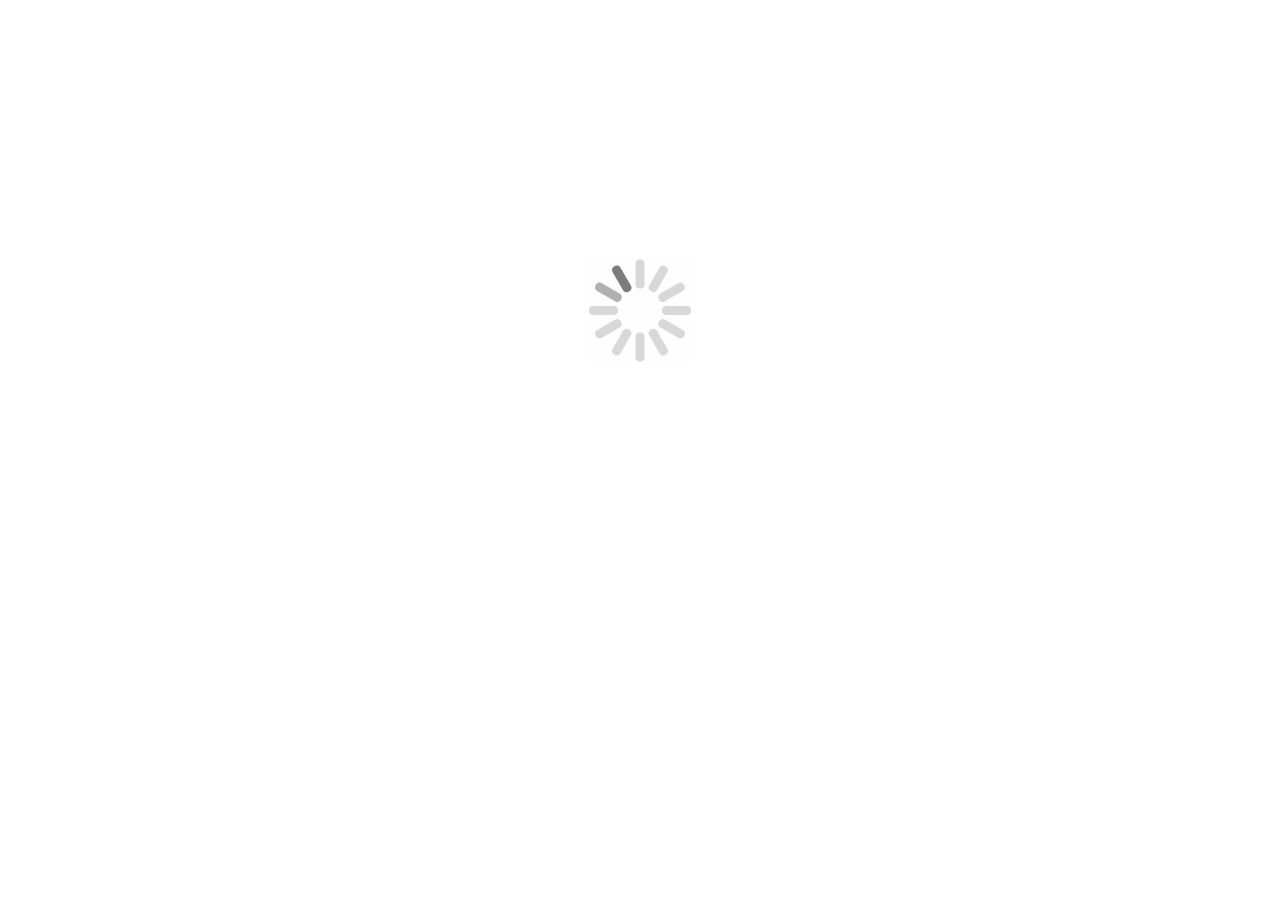
<file: index.html>
<!DOCTYPE html>
<html lang="en">

<head>
    <meta charset="utf-8">
    <title>Portfolio Site</title>
    <meta content="width=device-width, initial-scale=1.0" name="viewport">
    <meta content="" name="keywords">
    <meta content="" name="description">

    <!-- Favicon -->    <!-- <link href="img/favicon.ico" rel="icon"> -->

    <!-- Google Fonts -->

    
    <link href="https://fonts.googleapis.com/css?family=Roboto" rel="stylesheet">        
    <link href="https://fonts.googleapis.com/css?family=Raleway:400,500,700|Roboto:400,900" rel="stylesheet">            
    <link href="https://fonts.googleapis.com/css?family=Kaushan+Script" rel="stylesheet">    
    <link rel="stylesheet" href="https://maxcdn.bootstrapcdn.com/bootstrap/3.3.7/css/bootstrap.min.css">
    <script src="https://ajax.googleapis.com/ajax/libs/jquery/3.3.1/jquery.min.js"></script>
    <script src="https://maxcdn.bootstrapcdn.com/bootstrap/3.3.7/js/bootstrap.min.js"></script>
    <link rel="stylesheet" href="https://cdnjs.cloudflare.com/ajax/libs/font-awesome/4.7.0/css/font-awesome.min.css">    
    <link href="//fonts.googleapis.com/css?family=Raleway:400,300,600,900" rel="stylesheet" type="text/css">
    <!-- Main Stylesheet File -->
    <link rel="stylesheet" href="skeleton.css">
    <link href="responsive.css" rel="stylesheet">
    <link href="style.css" rel="stylesheet">

</head>
    <body id="body_main">
    <div class="body">
    <div class="overlay">
        <div>
            <ul class="links">
                <li class="link">
                    <a href="#hero">Home</a>
                </li>
                <li class="link">
                    <a href="#work">Projects</a>
                </li>
               <li class="link">
               <a  target="_blank" href="PuneetSharma_Resume.pdf">Resume</a>
                </li>
                <li class="link">
                    <a  href="#about">About Me</a>
                </li>
                <li class="link">
                    <a href="#contact">Contact Me</a>
                </li>

            </ul>
        </div>
    </div>
    <div class="overlay2">
    </div>

    <header>
        <div class="backdrop">
        </div>
        <div class="menu-container">
            <div onclick="myFunction(this)" class="container menu">
                <div class="bar1"></div>
                <div class="bar2"></div>
                <div class="bar3"></div>
            </div>
        </div>
           
        <section id="hero">
            <div class="hero_main">
                <div class="my_intro">
                    <h1>Hii,I'm Puneet Sharma</h1>
                    <h3>I'm a Front End Developer</h3>
                    <a type="submit" href="#contact" class="btn">Contact Me</a>
                </div>
            </div>

        </section>
    </header>
    <!-- *********************************************************************************************************************************************************************** -->
    <!-- <p>Scrolled <span class="b">0</span> times.</p> -->
    <section class="skills-section" name='skills'>
        <h2><a name='skills' class="heading-anchor">Skills</a></h2>
        <div class="skills-bars row">
            <div class="name">HTML5</div>
            <div class="bar">
                <div class="progress">
                    <div class="progress-bar progress-bar-striped active" role="progressbar" aria-valuenow="90"
                        aria-valuemin="0" aria-valuemax="100" style="width:50%">
                        90%
                    </div>
                </div>
            </div>
            <div class="name">CSS3</div>
            <div class="bar">
                <div class="progress">
                    <div class="progress-bar progress-bar-striped active" role="progressbar" aria-valuenow="70"
                        aria-valuemin="0" aria-valuemax="100" style="width:70%">
                        70%
                    </div>
                </div>
            </div>
            <div class="name">JAVASCRIPT</div>
            <div class="bar">
                <div class="progress">
                    <div class="progress-bar progress-bar-striped active" role="progressbar" aria-valuenow="60"
                        aria-valuemin="0" aria-valuemax="100" style="width:60%">
                        60%
                    </div>
                </div>
            </div>
            <div class="name">JQuery</div>
            <div class="bar">
                <div class="progress">
                    <div class="progress-bar progress-bar-striped active" role="progressbar" aria-valuenow="65"
                        aria-valuemin="0" aria-valuemax="100" style="width:65%">
                        65%
                    </div>
                </div>
            </div>

            <div class="name">React 16</div>
            <div class="bar">
                <div class="progress">
                    <div class="progress-bar progress-bar-striped active" role="progressbar" aria-valuenow="70"
                        aria-valuemin="0" aria-valuemax="100" style="width:78%">
                        78%
                    </div>
                </div>
            </div>
                        <div class="name">Redux</div>
            <div class="bar">
                <div class="progress">
                    <div class="progress-bar progress-bar-striped active" role="progressbar" aria-valuenow="70"
                        aria-valuemin="0" aria-valuemax="100" style="width:58%">
                        58%
                    </div>
                </div>
            </div>

            <div class="name">PHP</div>
            <div class="bar">
                <div class="progress">
                    <div class="progress-bar progress-bar-striped active" role="progressbar" aria-valuenow="75"
                        aria-valuemin="0" aria-valuemax="100" style="width:70%">
                        70%
                    </div>
                </div>
            </div>




        </div>
    </section>

    <section class="portfolio-section clearfix">
        <h2><a name='work' class="heading-anchor">My Recent Work</a></h2>



                <div class="btns">

                 <a href="" class="projBtn projBtn_html">
                   <div>     
                   HTML/CSS/JS                
                   </div>
                 </a>   

                 <a href="" class="projBtn projBtn_js">
                   <div>                 
                    JAVASCRIPT
                   </div>
                 </a>
             </div>




        <div class="projects project_html">
            <a href="https://psharmaz.github.io/Omnifood/index.html" target="_blank" class="project omni">
                <div class="name">
                    <p><img src="img/logo-white.png"></p>
                </div>
            </a>

            <a href="https://psharmaz.github.io/Travel/Travel/index.html" target="_blank" class="project travel">
                <div class="name">
                    <p>Best Travels</p>
                </div>
            </a>


            <a href="https://psharmaz.github.io/uhost/index.html" target="_blank" class="project uhost">
                <div class="name">
                    <p>UHost</p><img src="img/cloud2.png">
                </div>
            </a>

            <a href="https://psharmaz.github.io/coolcamp/coolcamp/index.html" target="_blank" class="project coolcamp roopak">

                <h3>R</h3>
            </a>

            <a href="http://www.morneaushepell.com/ca-en" target="_blank" class="project morneau">
                <img src="img/morneau1.jpg" />
            </a>

            <a href="http://www.sebiz.net/" target="_blank" class="project sebiz">
                <img src="img/sebiz.jpg" />
            </a>





            <a href="https://psharmaz.github.io/flexProj/index.html" target="_blank" class="project  pizza">
                <div class="name">
                    <p><span>SkyLedger</span></p>
                </div>
            </a>


            <a href="https://psharmaz.github.io/PaulAuto/index.html" target="_blank" class="project paul">
                <div class="name">
                    <p><img src="img/car.png">Paul's Auto</p>
                </div>
            </a>

            <a href="http://shivalik.org/mohali" target="_blank" class="project mohali">
                <img src="img/shivalik.JPG" />
            </a>    
        </div>
        <div class="projects project_js">


            <a href="https://psharmaz.github.io/BookManager/index.html" target="_blank" class="project coolcamp">
                <div class="name">
                    <p>Book Manager</p>
                </div>
            </a>

            <a href="https://psharmaz.github.io/weatherjs/index.html" target="_blank" class="project ">
                <div class="name">
                    <p>Weather App</p>
                </div>
            </a>


            <a href="https://psharmaz.github.io/TaskList/index.html" target="_blank" class="project coolcamp2">
                <div class="name">  
                <p>Task Manager</p>
                </div>
            </a>            
        </div>
    </section>



    <section class="about-me-section row">
        <h2><a name='about' class="heading-anchor">About Me</a></h2>
        <div class="my-image">
            <img src="img/pun123.jpg" />
        </div>
        <div class="my-info">
            <p>I'm a front-end developer from Toronto, ON.</p>
            <p>I build websites to help my clients expand their
                businesses online.</p>
            <p>My passion is creating, and I find happiness in being a better me today than the me yesterday.</p>            
        </div>
    </section>
    <section class="contact-me-section row">
        <h2><a name='contact' class="heading-anchor">Happy To Hear From You</a></h2>
        <!--<div style="height:400px; width:95%; position: absolute;">
        <div id="googleMap"  style="height:100%; width:100%;"></div>
        </div> -->

        <div class="contact-form" id="contact-form" name='contact'>
            <form method="POST" action="mailer.php">

                Name<br>
                <input type="text" name="name" class="u-full-width" id="name" required><br>
                Email<br>
                <input type="email" class="u-full-width" name="email" id="email" required><br>
                Message<br> <textarea class="u-full-width" name="message" required></textarea><br>
                <input type="submit" class="btn button-primary" value="Send Message">
            </form>
        </div>


    </section>
</div>

        <div class="spinner">
        <img src="img/loading.gif">
       </div>


         <script type="text/javascript">            
        var img1 = document.createElement("img");
        var img2 = new Image();
        img1.src = "img/img11.jpeg";      
        img1.onload = function() {
           setTimeout(function () {
            let x = document.querySelector('.spinner');
            let y = document.querySelector('.body');             
            y.style.display = 'block';
            x.style.display = 'none';
        },1000);
        };  

    </script>


    <!-- <script src="https://maps.googleapis.com/maps/api/js?key=AIzaSyDIpypwy5HCrRZz-Qi_QY-ojtut1y98THw"></script> -->

    <script src="https://ajax.googleapis.com/ajax/libs/jquery/3.2.1/jquery.min.js"></script>
    <script>

    </script>

          <script>

              let btnHtml = document.querySelector('.portfolio-section a.projBtn.projBtn_html');
              let btnJs =  document.querySelector('.portfolio-section a.projBtn.projBtn_js');
              let divHtml = document.querySelector('.project_html');
              let divJs = document.querySelector('.project_js');

              divJs.style.display = 'none';
              btnHtml.className = 'bc_color';

              btnJs.addEventListener('click', function (e) {
                 e.preventDefault();
                 divJs.style.display = 'block';
                 divHtml.style.display = 'none';      
                 <!-- btnJs.style.backgroundColor = '#343334';-->
                 <!--btnHtml.style.backgroundColor = 'transparent';-->
                 <!-- btnJs.style.color = '#fff';-->
                 <!--btnHtml.style.color = '#343434';-->
                 
                 btnJs.className = 'bc_color';
                 btnHtml.classList.remove('bc_color');
                 
                 
              });

              btnHtml.addEventListener('click', function (e) {
                 e.preventDefault();
                 divHtml.style.display = 'block';
                 divJs.style.display = 'none';
                 <!--btnJs.style.backgroundColor = 'transparent';-->
                 <!-- btnHtml.style.backgroundColor = '#343334';-->
                 <!--  btnHtml.style.color = '#fff';-->
                 <!--  btnJs.style.color = '#343434';-->
                 
                 btnHtml.className = 'bc_color';
                 btnJs.classList.remove('bc_color');
              });


          </script>
         
          <script type="text/javascript">        
        let x = document.querySelectorAll('.link');
        let y = document.querySelector('.menu-container');
        let overlay = document.querySelector('.overlay');
        let links = document.querySelector('.links');
        overlay.style.height = '0px';        
        links.style.visibility = 'hidden';
         // links.style.display = 'none';

         y.addEventListener('click', function (e) {
            if (overlay.style.height === '800px' && links.style.visibility === 'visible') {
                overlay.style.height = '0px';
                links.style.visibility = 'hidden';
                document.querySelector(".overlay").style.zIndex = "-99";
            }
            else {
                overlay.style.height = '800px';                         
                document.querySelector(".overlay").style.zIndex = "2999";       
            }
            if(overlay.style.height ==='800px'){
                 links.style.visibility = 'visible'; 
            }
        });


        x.forEach(function (element, index) {
            element.addEventListener('click', function (e) {

                if (e.currentTarget.classList.contains('link')) {
                    console.log(e.currentTarget);
                    document.querySelector('.overlay').style.height = '0px';
                document.querySelector('.links').style.visibility = 'hidden';
                 document.querySelector(".overlay").style.zIndex = "-99";
                    let z = document.querySelector('.container.menu');
                    myFunction(z);

                }
            });
        });
    </script>

    <script>                            
        document.getElementById('body_main').onscroll = () => {
             let menu = document.getElementsByClassName('menu');
             let menu_container = document.getElementsByClassName('menu-container');
             let menu_pos = menu[0].offsetTop;
              if (window.pageYOffset > menu_pos) {                
                menu_container[0].classList.add('menu_black');
                menu_container[0].classList.remove('menu_white');
              } else {                
                menu_container[0].classList.remove('menu_black');
                menu_container[0].classList.add('menu_white');
              };
         }; 
    </script>

    <script>
        function myFunction(x) {
            x.classList.toggle("change");
        }
    </script>

    <script src="https://ajax.googleapis.com/ajax/libs/jquery/3.3.1/jquery.min.js"></script>
    <script src="lib/typed.js" type="text/javascript"></script>

</body>
<!-- var typed = new Typed('#typed', {
            stringsElement: '#typed-strings',
            typeSpeed: 60,
            backSpeed: 60,
            backDelay: 5,
        }); -->

</html>
</file>
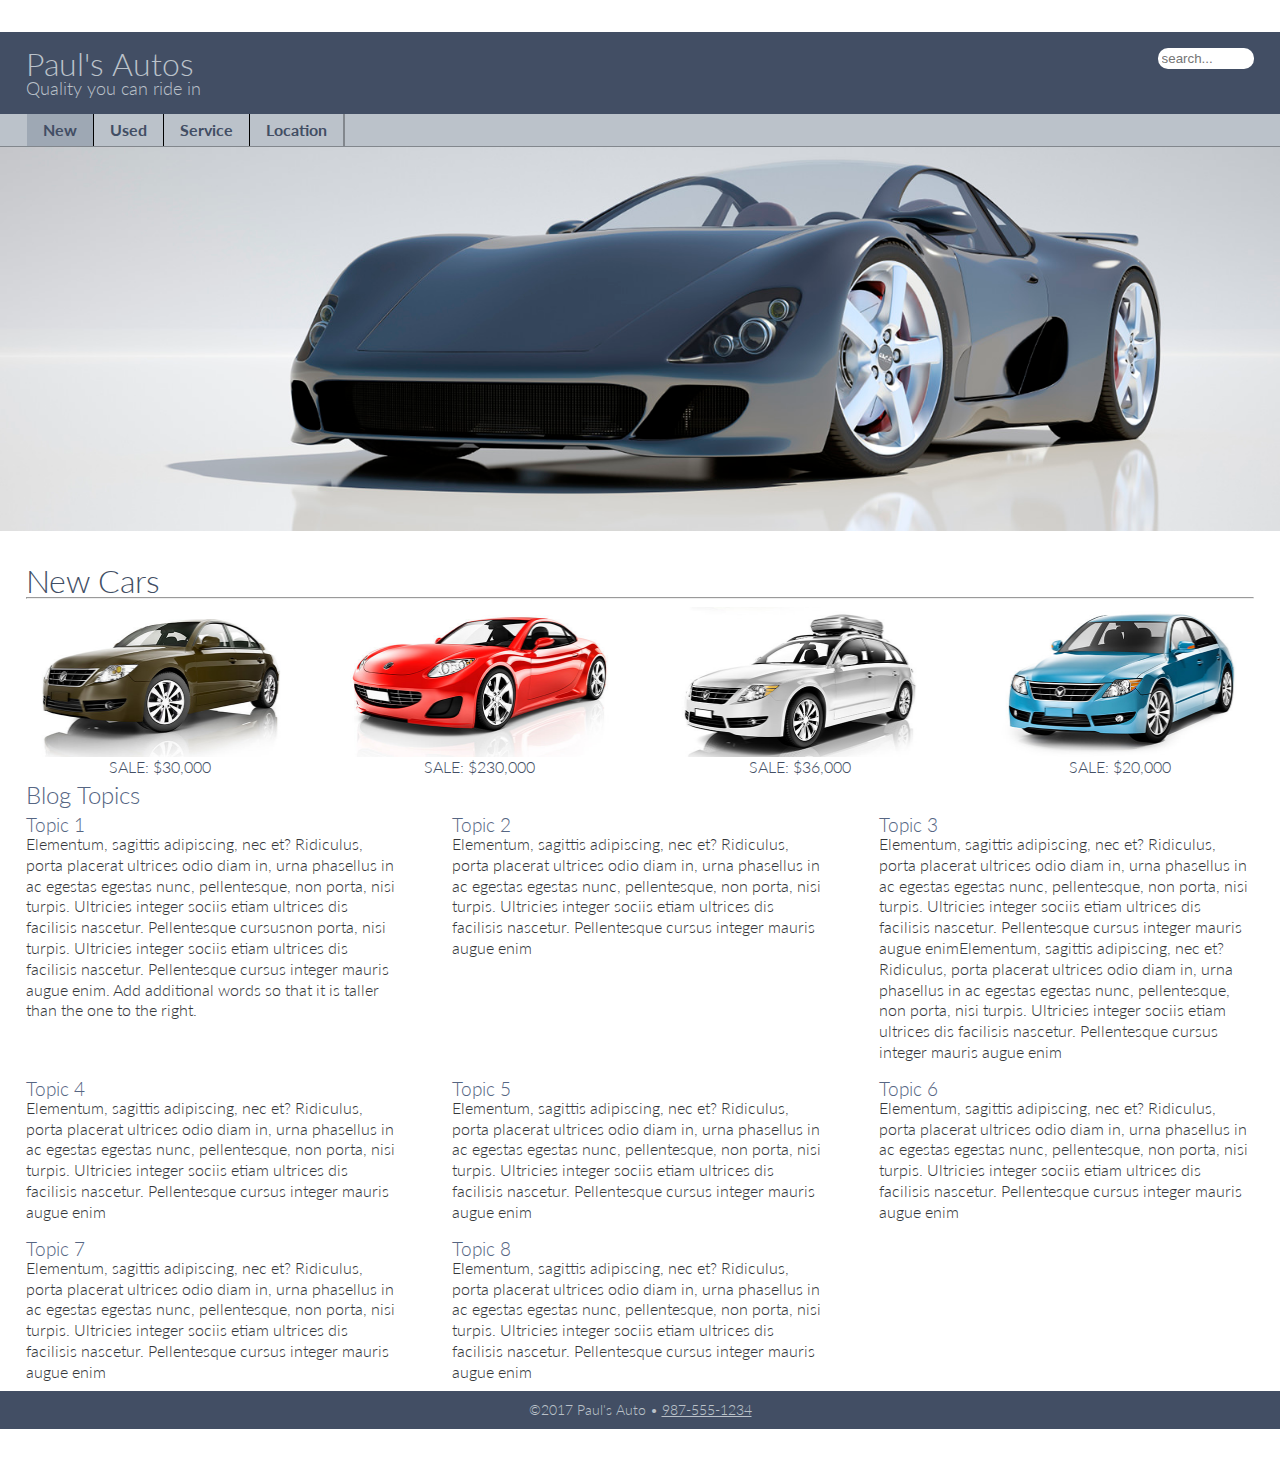
<file: PaulAuto/index.html>
<!doctype html>
<html lang="en">

<head>

    <!-- TELLS PHONES NOT TO LIE ABOUT THEIR WIDTH -->
    <meta name="viewport" content="width=device-width, initial-scale=1, maximum-scale=1">

    <meta charset="utf-8">
    <title>Title</title>

    <!-- STYLE SHEETS -->
    <link href="https://fonts.googleapis.com/css?family=Lato:300,700" rel="stylesheet">
    <link href="css/styles.css" rel="stylesheet">


</head>

<body>
  <div id='wrapper'>
    <!-- PAGE HEADER GOES HERE -->
    <header>
        <form><input type="text" placeholder="search..."></form>
        <h1>Paul's Autos</h1>
        <h2>Quality you can ride in</h2>
    </header>

    <!-- PAGE NAVIGATION GOES HERE -->
    <nav class="clearfix">
        <ul>
            <li class="active">
                <a href="index.html">New</a>
            </li>
            <li>
                <a href="used.html">Used</a>
            </li>
            <li>
                <a href="service.html">Service</a>
            </li>
            <li>
                <a href="location.html">Location</a>
            </li>
        </ul>
    </nav>

    <!-- PAGE CONTENT GOES HERE -->
    <main class="clearfix">

        <figure class="banner">
            <img src="images/banner01.jpg" alt="">
        </figure>

        <h1>New Cars</h1>
        <hr class="fade__away" />

        <figure class="photo">
            <img src="images/black.jpg" alt="black car" />
            <figcaption>SALE: $30,000</figcaption>
        </figure>
        <figure class="photo">
            <img src="images/red.jpg" alt="black car" />
            <figcaption>SALE: $230,000</figcaption>
        </figure>
        <figure class="photo">
            <img src="images/silver.jpg" alt="black car" />
            <figcaption>SALE: $36,000</figcaption>
        </figure>
        <figure class="photo">
            <img src="images/blue.jpg" alt="black car" />
            <figcaption>SALE: $20,000</figcaption>
        </figure>


        <h2>Blog Topics</h2>
   <div class="blog">
		<article>
			<h3>Topic 1</h3>
			<p>Elementum, sagittis adipiscing, nec et? Ridiculus, porta placerat ultrices odio diam in, urna phasellus in ac egestas egestas nunc, pellentesque, non porta, nisi turpis. Ultricies integer sociis etiam ultrices dis facilisis nascetur. Pellentesque cursusnon porta, nisi turpis. Ultricies integer sociis etiam ultrices dis facilisis nascetur. Pellentesque cursus integer mauris augue enim. Add additional words so that it is taller than the one to the right.</p>
		</article>
   <article>
			<h3>Topic 2</h3>
			<p>Elementum, sagittis adipiscing, nec et? Ridiculus, porta placerat ultrices odio diam in, urna phasellus in ac egestas egestas nunc, pellentesque, non porta, nisi turpis. Ultricies integer sociis etiam ultrices dis facilisis nascetur. Pellentesque cursus integer mauris augue enim</p>
		</article>
   <article>
			<h3>Topic 3</h3>
			<p>Elementum, sagittis adipiscing, nec et? Ridiculus, porta placerat ultrices odio diam in, urna phasellus in ac egestas egestas nunc, pellentesque, non porta, nisi turpis. Ultricies integer sociis etiam ultrices dis facilisis nascetur. Pellentesque cursus integer mauris augue enimElementum, sagittis adipiscing, nec et? Ridiculus, porta placerat ultrices odio diam in, urna phasellus in ac egestas egestas nunc, pellentesque, non porta, nisi turpis. Ultricies integer sociis etiam ultrices dis facilisis nascetur. Pellentesque cursus integer mauris augue enim</p>
		</article>
   <article>
			<h3>Topic 4</h3>
			<p>Elementum, sagittis adipiscing, nec et? Ridiculus, porta placerat ultrices odio diam in, urna phasellus in ac egestas egestas nunc, pellentesque, non porta, nisi turpis. Ultricies integer sociis etiam ultrices dis facilisis nascetur. Pellentesque cursus integer mauris augue enim</p>
		</article>
   <article>
			<h3>Topic 5</h3>
			<p>Elementum, sagittis adipiscing, nec et? Ridiculus, porta placerat ultrices odio diam in, urna phasellus in ac egestas egestas nunc, pellentesque, non porta, nisi turpis. Ultricies integer sociis etiam ultrices dis facilisis nascetur. Pellentesque cursus integer mauris augue enim</p>
		</article>
   <article>
			<h3>Topic 6</h3>
			<p>Elementum, sagittis adipiscing, nec et? Ridiculus, porta placerat ultrices odio diam in, urna phasellus in ac egestas egestas nunc, pellentesque, non porta, nisi turpis. Ultricies integer sociis etiam ultrices dis facilisis nascetur. Pellentesque cursus integer mauris augue enim</p>
		</article>
   <article>
			<h3>Topic 7</h3>
			<p>Elementum, sagittis adipiscing, nec et? Ridiculus, porta placerat ultrices odio diam in, urna phasellus in ac egestas egestas nunc, pellentesque, non porta, nisi turpis. Ultricies integer sociis etiam ultrices dis facilisis nascetur. Pellentesque cursus integer mauris augue enim</p>
		</article>
   <article>
			<h3>Topic 8</h3>
			<p>Elementum, sagittis adipiscing, nec et? Ridiculus, porta placerat ultrices odio diam in, urna phasellus in ac egestas egestas nunc, pellentesque, non porta, nisi turpis. Ultricies integer sociis etiam ultrices dis facilisis nascetur. Pellentesque cursus integer mauris augue enim</p>
		</article>
		</div> <!-- end of blog -->

    </main>

    <!-- PAGE FOOTER GOES HERE -->
    <footer>
        <p>&copy;2017 Paul's Auto &bull;
            <a href="tel:9875551234">987-555-1234</a>
        </p>
    </footer>
</div>
</body>

</html>
</file>
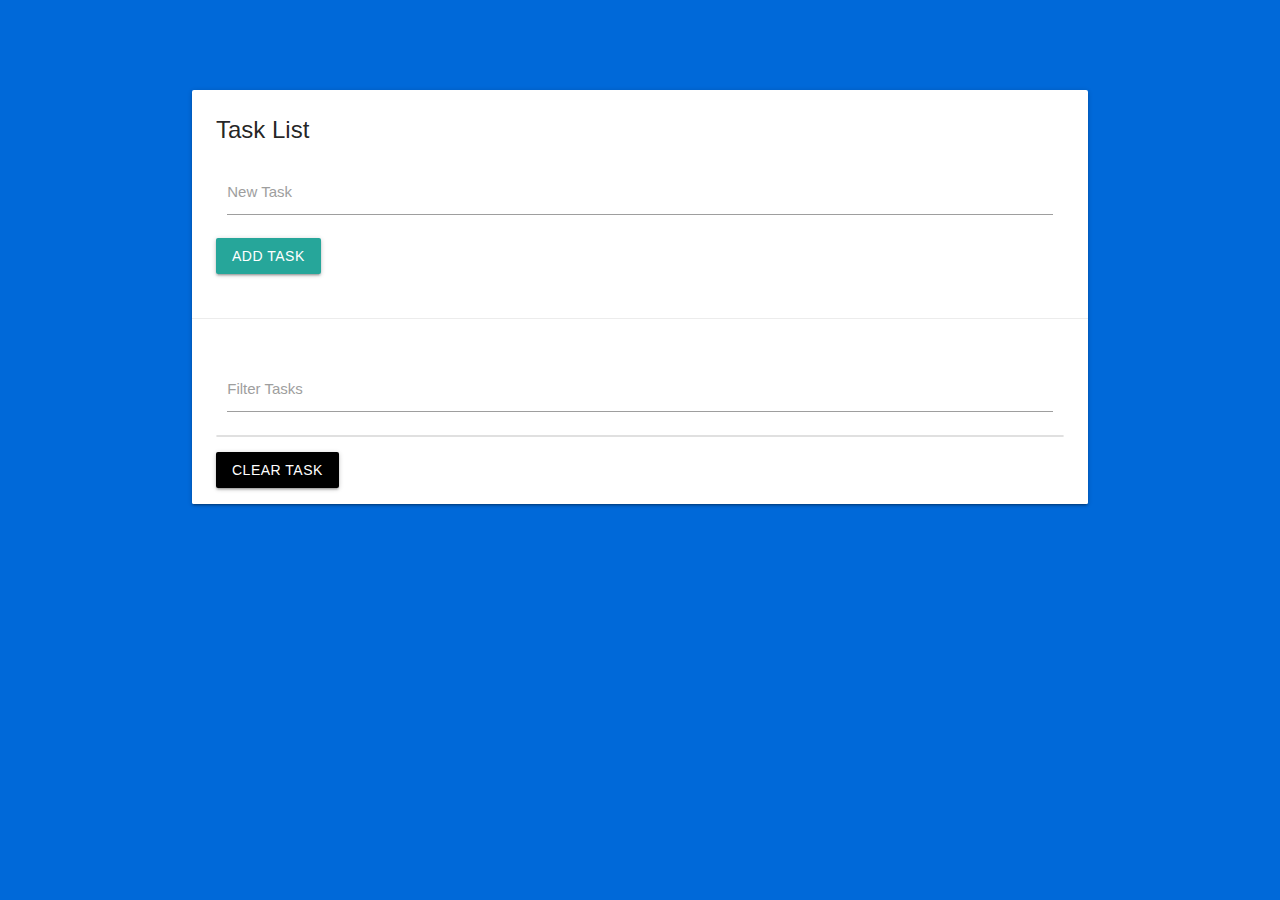
<file: TaskList/index.html>
<!DOCTYPE html>
<html lang="en">

<head>
    <meta charset="UTF-8">
    <meta name="viewport" content="width=device-width, initial-scale=1.0">
    <meta http-equiv="X-UA-Compatible" content="ie=edge">
    <!-- Compiled and minified CSS -->
    <link rel="stylesheet" href="https://cdnjs.cloudflare.com/ajax/libs/materialize/1.0.0/css/materialize.min.css">
    <link href="https://maxcdn.bootstrapcdn.com/font-awesome/4.7.0/css/font-awesome.min.css" rel="stylesheet" integrity="sha384-wvfXpqpZZVQGK6TAh5PVlGOfQNHSoD2xbE+QkPxCAFlNEevoEH3Sl0sibVcOQVnN" crossorigin="anonymous">
    <link rel="stylesheet" type="text/css" href="style.css">
        
    <title>Task List</title>
</head>

<body>
    <div class="container">
        <div class="row">
            <div class="col12 s12">
                <div id="main" class="card">
                  <div class="card-content">
                      <span class="card-title">Task List</span>
                      <div class="row">
                          <form id="task-form">
                           <div class="input-field col s12">
                               <input type="text" name="task" id="task">
                               <label for="task">New Task</label>
                            </div>
                            <input type="submit" value="Add Task" class="btn">
                          </form>
                      </div>
                  </div>
                  <div class="card-action">
                      <h5 id="task" class="title"></h5>
                      <div class="input-field col s12">
                          <input type="text" name="filter" id="filter">
                          <label for='filter'>Filter Tasks</label>
                      </div>
                      <ul class="collection"></ul>
                      <a href="#" class="clear-tasks btn black">Clear Task</a>
                  </div>
                </div>
            </div>
        </div>
    </div>













    <script src="https://code.jquery.com/jquery-3.3.1.min.js" integrity="sha256-FgpCb/KJQlLNfOu91ta32o/NMZxltwRo8QtmkMRdAu8="
        crossorigin="anonymous"></script>
    <!-- Compiled and minified JavaScript -->
    <script src="https://cdnjs.cloudflare.com/ajax/libs/materialize/1.0.0/js/materialize.min.js"></script>
    <script src="app.js"></script>
</body>

</html>
</file>
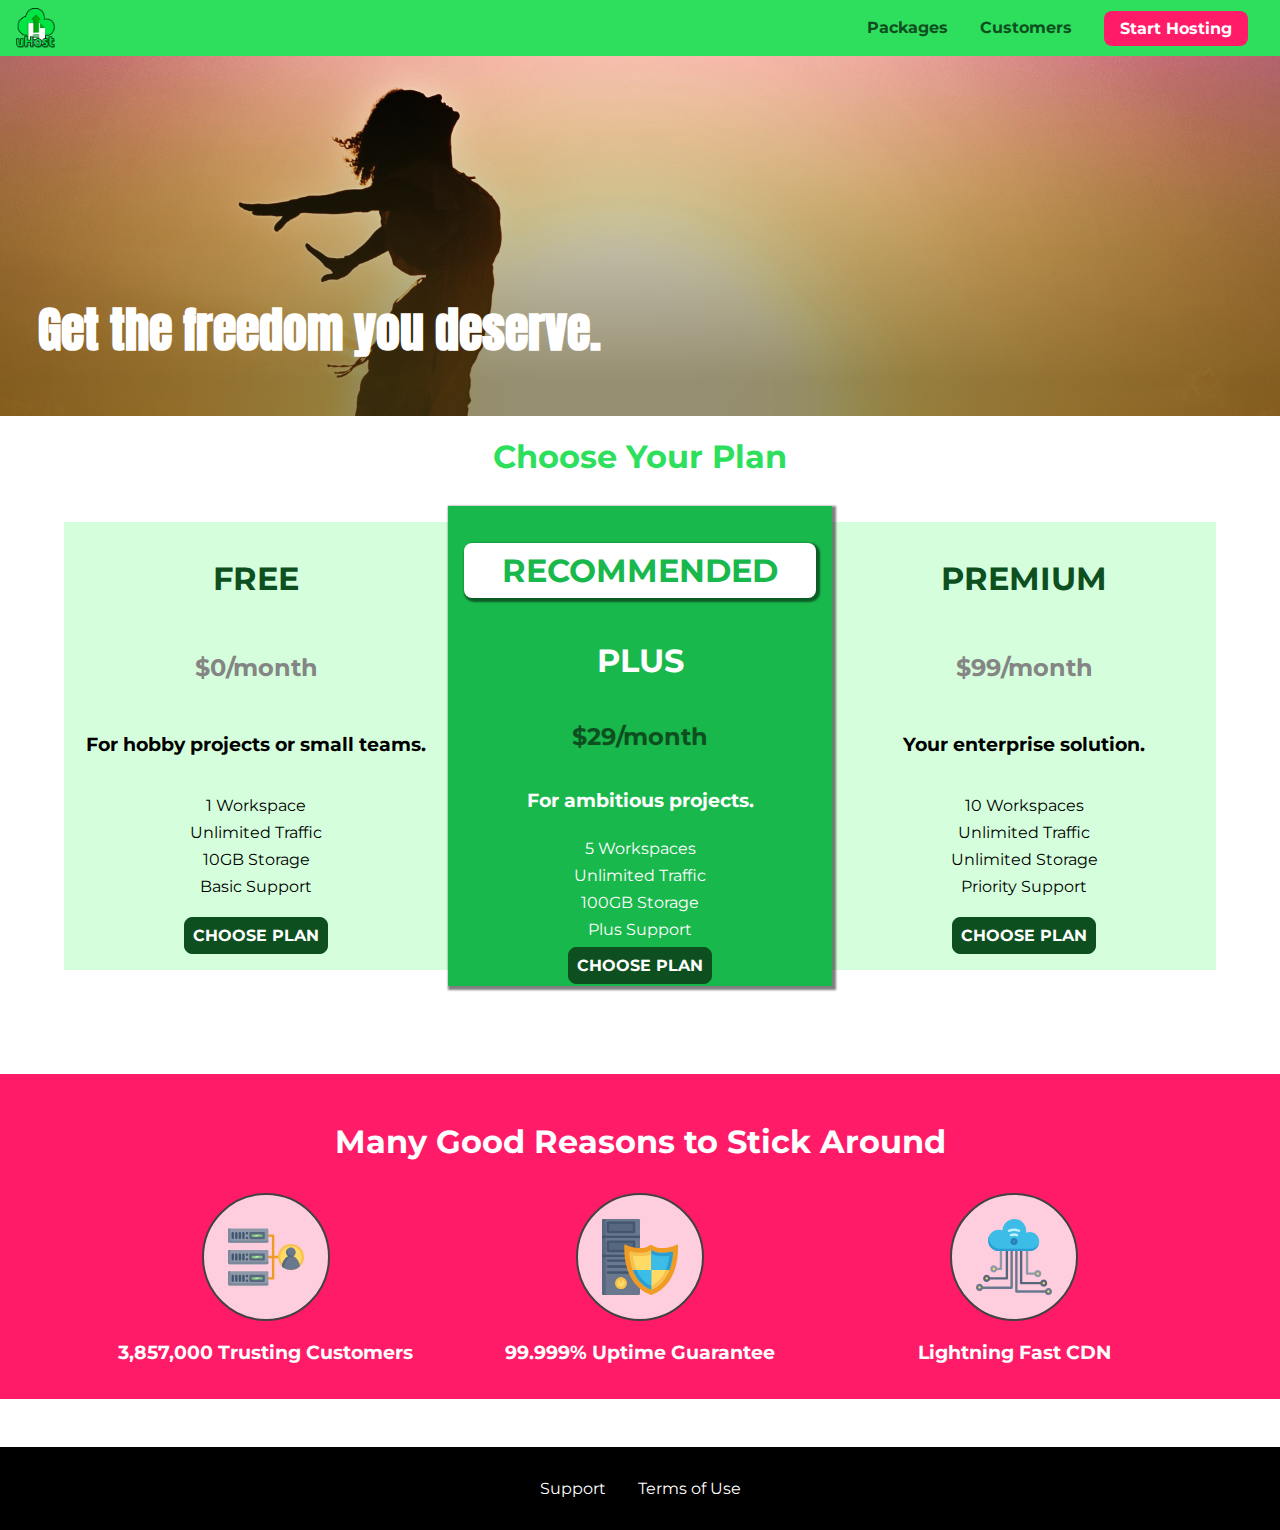
<file: uhost/index.html>
<!DOCTYPE html>
<html lang="en">

<head>
    <meta charset="UTF-8">
    <meta http-equiv="X-UA-Compatible" content="ie=edge">
    <meta name="viewport" content="width=device-width, initial-scale=1.0">
    <title>uHost</title>
    <link rel="shortcut icon" href="favicon.png">
    <link rel="stylesheet" href="shared.css">
    <link rel="stylesheet" href="main.css">
</head>

<body>
    <div class="backdrop"></div>
    <div class="modal">
        <h1 class="modal__title">Do you want to continue?</h1>
        <div class="modal__actions">
            <a href="start-hosting/index.html" class="modal__action">Yes!</a>
            <button class="modal__action modal__action--negative" type="button">No!</button>
        </div>
    </div>
    <header class="main-header">
        <div>
            <button class="toggle-button">
                <span class="toggle-button__bar"></span>
                <span class="toggle-button__bar"></span>
                <span class="toggle-button__bar"></span>
            </button>
            <a href="index.html" class="main-header__brand">
                <img src="images/uhost-icon.png" alt="uHost - Your favorite hosting company">
            </a>
        </div>
        <nav class="main-nav">
            <ul class="main-nav__items">
                <li class="main-nav__item">
                    <a href="packages/index.html">Packages</a>
                </li>
                <li class="main-nav__item">
                    <a href="customers/index.html">Customers</a>
                </li>
                <li class="main-nav__item main-nav__item--cta">
                    <a href="start-hosting/index.html">Start Hosting</a>
                </li>
            </ul>
        </nav>
    </header>
    <nav class="mobile-nav">
        <ul class="mobile-nav__items">
            <li class="mobile-nav__item">
                <a href="packages/index.html">Packages</a>
            </li>
            <li class="mobile-nav__item">
                <a href="customers/index.html">Customers</a>
            </li>
            <li class="mobile-nav__item mobile-nav__item--cta">
                <a href="start-hosting/index.html">Start Hosting</a>
            </li>
        </ul>
    </nav>
    <main>
        <section id="product-overview">
            <h1>Get the freedom you deserve.</h1>
        </section>
        <section id="plans">
            <h1 class="section-title">Choose Your Plan</h1>
            <div class="plan__list">
                <article class="plan">
                    <h1 class="plan__title">FREE</h1>
                    <h2 class="plan__price">$0/month</h2>
                    <h3>For hobby projects or small teams.</h3>
                    <ul class="plan__features">
                        <li class="plan__feature">1 Workspace</li>
                        <li class="plan__feature">Unlimited Traffic</li>
                        <li class="plan__feature">10GB Storage</li>
                        <li class="plan__feature">Basic Support</li>
                    </ul>
                    <div>
                        <button class="button">CHOOSE PLAN</button>
                    </div>
                </article>
                <article class="plan plan--highlighted">
                    <h1 class="plan__annotation">RECOMMENDED</h1>
                    <h1 class="plan__title">PLUS</h1>
                    <h2 class="plan__price">$29/month</h2>
                    <h3>For ambitious projects.</h3>
                    <ul class="plan__features">
                        <li class="plan__feature">5 Workspaces</li>
                        <li class="plan__feature">Unlimited Traffic</li>
                        <li class="plan__feature">100GB Storage</li>
                        <li class="plan__feature">Plus Support</li>
                    </ul>
                    <div>
                        <button class="button">CHOOSE PLAN</button>
                    </div>
                </article>
                <article class="plan">
                    <h1 class="plan__title">PREMIUM</h1>
                    <h2 class="plan__price">$99/month</h2>
                    <h3>Your enterprise solution.</h3>
                    <ul class="plan__features">
                        <li class="plan__feature">10 Workspaces</li>
                        <li class="plan__feature">Unlimited Traffic</li>
                        <li class="plan__feature">Unlimited Storage</li>
                        <li class="plan__feature">Priority Support</li>
                    </ul>
                    <div>
                        <button class="button">CHOOSE PLAN</button>
                    </div>
                </article>
            </div>
        </section>
        <section id="key-features">
            <h1 class="section-title">Many Good Reasons to Stick Around</h1>
            <ul class="key-feature__list">
                <li class="key-feature">
                    <div class="key-feature__image">
                        <svg viewBox="0 0 512 512">
                            <path style="fill:#F09B24;" d="M344,248h-32V112c0-4.418-3.582-8-8-8h-40c-4.418,0-8,3.582-8,8s3.582,8,8,8h32v128h-32  c-4.418,0-8,3.582-8,8s3.582,8,8,8h32v128h-32c-4.418,0-8,3.582-8,8s3.582,8,8,8h40c4.418,0,8-3.582,8-8V264h32c4.418,0,8-3.582,8-8  S348.418,248,344,248z"
                            />
                            <path style="fill:#8E9AA9;" d="M264,64H8c-4.418,0-8,3.582-8,8v80c0,4.418,3.582,8,8,8h256c4.418,0,8-3.582,8-8V72  C272,67.582,268.418,64,264,64z"
                            />
                            <path style="fill:#7C899B;" d="M24,144c-4.418,0-8-3.582-8-8V64H8c-4.418,0-8,3.582-8,8v80c0,4.418,3.582,8,8,8h256  c4.418,0,8-3.582,8-8v-8H24z"
                            />
                            <rect x="152" y="96" style="fill:#B8E3A8;" width="88" height="32" />
                            <g>
                                <polygon style="fill:#7EC97D;" points="152,96 152,128 166,128 198,96  " />
                                <polygon style="fill:#7EC97D;" points="220,96 188,128 240,128 240,96  " />
                            </g>
                            <path style="fill:#56677E;" d="M240,136h-88c-4.418,0-8-3.582-8-8V96c0-4.418,3.582-8,8-8h88c4.418,0,8,3.582,8,8v32  C248,132.418,244.418,136,240,136z M160,120h72v-16h-72V120z"
                            />
                            <g>
                                <path style="fill:#435670;" d="M32,136c-4.418,0-8-3.582-8-8V96c0-4.418,3.582-8,8-8s8,3.582,8,8v32C40,132.418,36.418,136,32,136z   "
                                />
                                <path style="fill:#435670;" d="M56,136c-4.418,0-8-3.582-8-8V96c0-4.418,3.582-8,8-8s8,3.582,8,8v32C64,132.418,60.418,136,56,136z   "
                                />
                                <path style="fill:#435670;" d="M80,136c-4.418,0-8-3.582-8-8V96c0-4.418,3.582-8,8-8s8,3.582,8,8v32C88,132.418,84.418,136,80,136z   "
                                />
                                <path style="fill:#435670;" d="M104,136c-4.418,0-8-3.582-8-8V96c0-4.418,3.582-8,8-8s8,3.582,8,8v32   C112,132.418,108.418,136,104,136z"
                                />
                                <path style="fill:#435670;" d="M128,105c-4.418,0-8-3.582-8-8v-1c0-4.418,3.582-8,8-8s8,3.582,8,8v1   C136,101.418,132.418,105,128,105z"
                                />
                                <path style="fill:#435670;" d="M128,136c-4.418,0-8-3.582-8-8v-1c0-4.418,3.582-8,8-8s8,3.582,8,8v1   C136,132.418,132.418,136,128,136z"
                                />
                            </g>
                            <path style="fill:#8E9AA9;" d="M264,208H8c-4.418,0-8,3.582-8,8v80c0,4.418,3.582,8,8,8h256c4.418,0,8-3.582,8-8v-80  C272,211.582,268.418,208,264,208z"
                            />
                            <path style="fill:#7C899B;" d="M24,288c-4.418,0-8-3.582-8-8v-72H8c-4.418,0-8,3.582-8,8v80c0,4.418,3.582,8,8,8h256  c4.418,0,8-3.582,8-8v-8H24z"
                            />
                            <rect x="152" y="240" style="fill:#B8E3A8;" width="88" height="32" />
                            <g>
                                <polygon style="fill:#7EC97D;" points="152,240 152,272 166,272 198,240  " />
                                <polygon style="fill:#7EC97D;" points="220,240 188,272 240,272 240,240  " />
                            </g>
                            <path style="fill:#56677E;" d="M240,280h-88c-4.418,0-8-3.582-8-8v-32c0-4.418,3.582-8,8-8h88c4.418,0,8,3.582,8,8v32  C248,276.418,244.418,280,240,280z M160,264h72v-16h-72V264z"
                            />
                            <g>
                                <path style="fill:#435670;" d="M32,280c-4.418,0-8-3.582-8-8v-32c0-4.418,3.582-8,8-8s8,3.582,8,8v32C40,276.418,36.418,280,32,280   z"
                                />
                                <path style="fill:#435670;" d="M56,280c-4.418,0-8-3.582-8-8v-32c0-4.418,3.582-8,8-8s8,3.582,8,8v32C64,276.418,60.418,280,56,280   z"
                                />
                                <path style="fill:#435670;" d="M80,280c-4.418,0-8-3.582-8-8v-32c0-4.418,3.582-8,8-8s8,3.582,8,8v32C88,276.418,84.418,280,80,280   z"
                                />
                                <path style="fill:#435670;" d="M104,280c-4.418,0-8-3.582-8-8v-32c0-4.418,3.582-8,8-8s8,3.582,8,8v32   C112,276.418,108.418,280,104,280z"
                                />
                                <path style="fill:#435670;" d="M128,249c-4.418,0-8-3.582-8-8v-1c0-4.418,3.582-8,8-8s8,3.582,8,8v1   C136,245.418,132.418,249,128,249z"
                                />
                                <path style="fill:#435670;" d="M128,280c-4.418,0-8-3.582-8-8v-1c0-4.418,3.582-8,8-8s8,3.582,8,8v1   C136,276.418,132.418,280,128,280z"
                                />
                            </g>
                            <path style="fill:#8E9AA9;" d="M264,352H8c-4.418,0-8,3.582-8,8v80c0,4.418,3.582,8,8,8h256c4.418,0,8-3.582,8-8v-80  C272,355.582,268.418,352,264,352z"
                            />
                            <path style="fill:#7C899B;" d="M24,432c-4.418,0-8-3.582-8-8v-72H8c-4.418,0-8,3.582-8,8v80c0,4.418,3.582,8,8,8h256  c4.418,0,8-3.582,8-8v-8H24z"
                            />
                            <rect x="152" y="384" style="fill:#B8E3A8;" width="88" height="32" />
                            <g>
                                <polygon style="fill:#7EC97D;" points="152,384 152,416 166,416 198,384  " />
                                <polygon style="fill:#7EC97D;" points="220,384 188,416 240,416 240,384  " />
                            </g>
                            <path style="fill:#56677E;" d="M240,424h-88c-4.418,0-8-3.582-8-8v-32c0-4.418,3.582-8,8-8h88c4.418,0,8,3.582,8,8v32  C248,420.418,244.418,424,240,424z M160,408h72v-16h-72V408z"
                            />
                            <g>
                                <path style="fill:#435670;" d="M32,424c-4.418,0-8-3.582-8-8v-32c0-4.418,3.582-8,8-8s8,3.582,8,8v32C40,420.418,36.418,424,32,424   z"
                                />
                                <path style="fill:#435670;" d="M56,424c-4.418,0-8-3.582-8-8v-32c0-4.418,3.582-8,8-8s8,3.582,8,8v32C64,420.418,60.418,424,56,424   z"
                                />
                                <path style="fill:#435670;" d="M80,424c-4.418,0-8-3.582-8-8v-32c0-4.418,3.582-8,8-8s8,3.582,8,8v32C88,420.418,84.418,424,80,424   z"
                                />
                                <path style="fill:#435670;" d="M104,424c-4.418,0-8-3.582-8-8v-32c0-4.418,3.582-8,8-8s8,3.582,8,8v32   C112,420.418,108.418,424,104,424z"
                                />
                                <path style="fill:#435670;" d="M128,393c-4.418,0-8-3.582-8-8v-1c0-4.418,3.582-8,8-8s8,3.582,8,8v1   C136,389.418,132.418,393,128,393z"
                                />
                                <path style="fill:#435670;" d="M128,424c-4.418,0-8-3.582-8-8v-1c0-4.418,3.582-8,8-8s8,3.582,8,8v1   C136,420.418,132.418,424,128,424z"
                                />
                            </g>
                            <path style="fill:#F7C14D;" d="M424,168c-48.523,0-88,39.477-88,88s39.477,88,88,88s88-39.477,88-88S472.523,168,424,168z" />
                            <path style="fill:#FFDB66;" d="M424,184c-39.701,0-72,32.299-72,72s32.299,72,72,72s72-32.299,72-72S463.701,184,424,184z" />
                            <path style="fill:#69788D;" d="M484.893,314.16C476.393,274.588,451.922,248,424,248s-52.393,26.588-60.893,66.16  c-0.605,2.82,0.354,5.749,2.511,7.664C381.731,336.124,402.465,344,424,344s42.269-7.876,58.381-22.176  C484.539,319.909,485.498,316.98,484.893,314.16z"
                            />
                            <path style="fill:#56677E;" d="M434.053,249.171C430.768,248.403,427.411,248,424,248c-27.922,0-52.393,26.588-60.893,66.16  c-0.605,2.82,0.354,5.749,2.511,7.664c3.383,3.002,6.979,5.703,10.734,8.125C384.904,286.243,407.373,255.378,434.053,249.171z"
                            />
                            <path style="fill:#69788D;" d="M424,192c-17.645,0-32,14.355-32,32s14.355,32,32,32s32-14.355,32-32S441.645,192,424,192z" />
                            <path style="fill:#56677E;" d="M432,248c-17.645,0-32-14.355-32-32c0-6.783,2.128-13.076,5.742-18.258  C397.444,203.53,392,213.138,392,224c0,17.645,14.355,32,32,32c10.862,0,20.471-5.444,26.258-13.742  C445.076,245.872,438.783,248,432,248z"
                            />

                        </svg>
                    </div>
                    <p class="key-feature__description">3,857,000 Trusting Customers</p>
                </li>
                <li class="key-feature">
                    <div class="key-feature__image">
                        <svg viewBox="0 0 512 512">
                            <path style="fill:#69788D;" d="M248,0H8C3.582,0,0,3.582,0,8v496c0,4.418,3.582,8,8,8h240c4.418,0,8-3.582,8-8V8  C256,3.582,252.418,0,248,0z"
                            />
                            <path style="fill:#56677E;" d="M24,504V8c0-4.418,3.582-8,8-8H8C3.582,0,0,3.582,0,8v496c0,4.418,3.582,8,8,8h24  C27.582,512,24,508.418,24,504z"
                            />
                            <g>
                                <rect x="0" y="112" style="fill:#435670;" width="256" height="16" />
                                <rect x="0" y="240" style="fill:#435670;" width="256" height="16" />
                            </g>
                            <path style="fill:#F7C14D;" d="M128,392c-22.056,0-40,17.944-40,40s17.944,40,40,40s40-17.944,40-40S150.056,392,128,392z" />
                            <path style="fill:#FFDB66;" d="M128,408c-13.233,0-24,10.767-24,24s10.767,24,24,24s24-10.767,24-24S141.233,408,128,408z" />
                            <path style="fill:#F7C14D;" d="M128,392c-2.739,0-5.414,0.278-8,0.805V424c0,4.418,3.582,8,8,8c4.418,0,8-3.582,8-8v-31.195  C133.414,392.278,130.739,392,128,392z"
                            />
                            <g>
                                <path style="fill:#435670;" d="M216,288H40c-4.418,0-8-3.582-8-8s3.582-8,8-8h176c4.418,0,8,3.582,8,8S220.418,288,216,288z"
                                />
                                <path style="fill:#435670;" d="M216,328H40c-4.418,0-8-3.582-8-8s3.582-8,8-8h176c4.418,0,8,3.582,8,8S220.418,328,216,328z"
                                />
                                <path style="fill:#435670;" d="M216,368H40c-4.418,0-8-3.582-8-8s3.582-8,8-8h176c4.418,0,8,3.582,8,8S220.418,368,216,368z"
                                />
                                <path style="fill:#435670;" d="M216,16H40c-4.418,0-8,3.582-8,8v64c0,4.418,3.582,8,8,8h176c4.418,0,8-3.582,8-8V24   C224,19.582,220.418,16,216,16z"
                                />
                            </g>
                            <rect x="48" y="32" style="fill:#56677E;" width="160" height="48" />
                            <path style="fill:#435670;" d="M216,144H40c-4.418,0-8,3.582-8,8v64c0,4.418,3.582,8,8,8h176c4.418,0,8-3.582,8-8v-64  C224,147.582,220.418,144,216,144z"
                            />
                            <rect x="48" y="160" style="fill:#56677E;" width="160" height="48" />
                            <path style="fill:#F09B24;" d="M511.747,180.237c-0.194-6.537-8.107-10.107-13.135-5.894c-5.6,4.693-42.904,21.282-98.514,21.282  c-33.45,0-64.625-20.999-64.929-21.206c-2.9-1.991-6.764-1.85-9.512,0.346c-2.677,2.135-27.201,20.86-63.793,20.86  c-55.607,0-92.914-16.589-98.515-21.282c-5.028-4.211-12.941-0.645-13.135,5.894c-1.634,54.834,4.655,105.941,18.693,151.903  c12.096,39.604,29.759,74.047,52.497,102.373c27.538,34.304,62.743,59.882,104.66,76.045c3.069,1.918,6.757,1.921,9.83,0  c41.917-16.163,77.122-41.741,104.66-76.045c22.738-28.326,40.401-62.77,52.497-102.373  C507.092,286.179,513.381,235.071,511.747,180.237z"
                            />
                            <path style="fill:#F7C14D;" d="M476.21,221.226c-1.953-1.631-4.568-2.235-7.036-1.628c-21.686,5.327-44.926,8.028-69.075,8.028  c-25.926,0-49.633-8.975-64.955-16.504c-2.307-1.134-5.016-1.091-7.284,0.116c-14.059,7.477-36.919,16.388-65.994,16.388  c-24.153,0-47.394-2.701-69.075-8.028c-5.155-1.268-10.221,2.966-9.894,8.261c2.077,33.693,7.668,65.635,16.616,94.935  c22.774,74.565,66.139,126.334,128.888,153.868c2.032,0.891,4.397,0.891,6.43,0c61.777-27.107,104.716-78.876,127.62-153.868  c8.948-29.3,14.539-61.241,16.616-94.935C479.224,225.319,478.163,222.856,476.21,221.226z"
                            />
                            <path style="fill:#FFDB66;" d="M331.609,451.727c-52.604-25.289-89.304-70.987-109.144-135.944  c-6.532-21.39-11.162-44.336-13.82-68.447c17.133,2.852,34.952,4.291,53.22,4.291c29.394,0,53.376-7.793,69.978-15.561  c17.44,7.736,41.656,15.561,68.256,15.561c18.267,0,36.085-1.439,53.219-4.291c-2.659,24.112-7.288,47.06-13.82,68.448  C419.545,381.108,383.27,426.805,331.609,451.727z"
                            />
                            <g>
                                <path style="fill:#2C9DD4;" d="M479.066,227.858c0.157-2.539-0.903-5.002-2.856-6.633s-4.568-2.235-7.036-1.628   c-21.686,5.327-44.926,8.028-69.075,8.028c-25.926,0-49.633-8.975-64.955-16.504c-1.057-0.52-2.2-0.78-3.345-0.806l-0.072,133.351   h123.601c2.556-6.746,4.933-13.702,7.123-20.874C471.398,293.493,476.989,261.552,479.066,227.858z"
                                />
                                <path style="fill:#2C9DD4;" d="M206.658,343.667c24.153,63.42,65.028,108.108,121.743,132.995c1.031,0.452,2.147,0.673,3.263,0.666   l0.063-133.661H206.658z"
                                />
                            </g>
                            <g>
                                <path style="fill:#3CBDE8;" d="M439.497,315.783c6.532-21.389,11.161-44.336,13.82-68.448c-17.134,2.852-34.952,4.291-53.219,4.291   c-26.6,0-50.815-7.824-68.256-15.561l-0.116,107.601h97.758C433.179,334.807,436.524,325.518,439.497,315.783z"
                                />
                                <path style="fill:#3CBDE8;" d="M232.523,343.667c21.144,50.298,54.363,86.56,99.087,108.06l0.117-108.06H232.523z" />
                            </g>
                        </svg>
                    </div>
                    <p class="key-feature__description">99.999% Uptime Guarantee</p>
                </li>
                <li class="key-feature">
                    <div class="key-feature__image">
                        <svg viewBox="0 0 512 512">
                            <path style="fill:#8E9AA9;" d="M168,200c-4.418,0-8,3.582-8,8v120h-17.376c-3.302-9.311-12.194-16-22.624-16  c-13.234,0-24,10.767-24,24s10.766,24,24,24c10.429,0,19.321-6.689,22.624-16H168c4.418,0,8-3.582,8-8V208  C176,203.582,172.418,200,168,200z"
                            />
                            <path style="fill:#FFDB66;" d="M120,328c-4.411,0-8,3.589-8,8s3.589,8,8,8s8-3.589,8-8S124.411,328,120,328z" />
                            <path style="fill:#56677E;" d="M208,200c-4.418,0-8,3.582-8,8v184H94.624C91.322,382.689,82.43,376,72,376  c-13.234,0-24,10.767-24,24s10.766,24,24,24c10.429,0,19.321-6.689,22.624-16H208c4.418,0,8-3.582,8-8V208  C216,203.582,212.418,200,208,200z"
                            />
                            <path style="fill:#FFDB66;" d="M72,392c-4.411,0-8,3.589-8,8s3.589,8,8,8s8-3.589,8-8S76.411,392,72,392z" />
                            <path style="fill:#69788D;" d="M240,208c-4.418,0-8,3.582-8,8v239H47.24c-2.671-10.34-12.078-18-23.24-18c-13.234,0-24,10.767-24,24  s10.766,24,24,24c9.666,0,18.009-5.747,21.809-14H240c4.418,0,8-3.582,8-8V216C248,211.582,244.418,208,240,208z"
                            />
                            <path style="fill:#FFDB66;" d="M24,453c-4.411,0-8,3.589-8,8s3.589,8,8,8s8-3.589,8-8S28.411,453,24,453z" />
                            <path style="fill:#69788D;" d="M488,464c-10.429,0-19.321,6.689-22.624,16H280V208c0-4.418-3.582-8-8-8s-8,3.582-8,8v280  c0,4.418,3.582,8,8,8h193.376c3.302,9.311,12.194,16,22.624,16c13.234,0,24-10.767,24-24S501.234,464,488,464z"
                            />
                            <path style="fill:#FFDB66;" d="M488,480c-4.411,0-8,3.589-8,8s3.589,8,8,8s8-3.589,8-8S492.411,480,488,480z" />
                            <path style="fill:#56677E;" d="M456,408c-10.429,0-19.321,6.689-22.624,16H312V208c0-4.418-3.582-8-8-8s-8,3.582-8,8v224  c0,4.418,3.582,8,8,8h129.376c3.302,9.311,12.194,16,22.624,16c13.234,0,24-10.767,24-24S469.234,408,456,408z"
                            />
                            <path style="fill:#FFDB66;" d="M456,424c-4.411,0-8,3.589-8,8s3.589,8,8,8s8-3.589,8-8S460.411,424,456,424z" />
                            <path style="fill:#8E9AA9;" d="M416,344c-10.429,0-19.321,6.689-22.624,16H352V208c0-4.418-3.582-8-8-8s-8,3.582-8,8v160  c0,4.418,3.582,8,8,8h49.376c3.302,9.311,12.194,16,22.624,16c13.234,0,24-10.767,24-24S429.234,344,416,344z"
                            />
                            <path style="fill:#FFDB66;" d="M416,360c-4.411,0-8,3.589-8,8s3.589,8,8,8s8-3.589,8-8S420.411,360,416,360z" />
                            <path style="fill:#3CBDE8;" d="M362,88c-8.741,0-17.231,1.751-25.06,5.085C337.646,88.797,338,84.43,338,80  c0-44.112-35.888-80-80-80c-42.823,0-77.895,33.816-79.909,76.149C170.393,73.415,162.244,72,154,72c-39.701,0-72,32.299-72,72  s32.299,72,72,72h208c35.29,0,64-28.71,64-64S397.29,88,362,88z"
                            />
                            <path style="fill:#2C9DD4;" d="M368,200H160c-39.701,0-72-32.299-72-72c0-5.863,0.721-11.559,2.05-17.019  C84.918,120.88,82,132.102,82,144c0,39.701,32.299,72,72,72h208c30.389,0,55.88-21.296,62.379-49.743  C413.565,186.327,392.352,200,368,200z"
                            />
                            <path style="fill:#2A7DB5;" d="M256,128c-13.234,0-24,10.767-24,24s10.766,24,24,24c13.233,0,24-10.767,24-24S269.233,128,256,128z"
                            />
                            <path style="fill:#2C9DD4;" d="M256,144c-4.411,0-8,3.589-8,8s3.589,8,8,8c4.411,0,8-3.589,8-8S260.411,144,256,144z" />
                            <g>
                                <path style="fill:#C5F1FA;" d="M221.755,87.695c-2.994,0-5.864-1.688-7.233-4.572c-1.894-3.991-0.194-8.763,3.798-10.657   C230.157,66.849,242.834,64,256,64c13.166,0,25.844,2.849,37.68,8.466c3.992,1.895,5.692,6.666,3.798,10.657   s-6.666,5.692-10.657,3.798C277.144,82.328,266.774,80,256,80c-10.774,0-21.144,2.328-30.821,6.921   C224.072,87.446,222.904,87.695,221.755,87.695z"
                                />
                                <path style="fill:#C5F1FA;" d="M276.545,116.618c-1.148,0-2.316-0.249-3.424-0.774C267.745,113.293,261.985,112,256,112   c-5.985,0-11.745,1.293-17.121,3.844c-3.991,1.895-8.763,0.192-10.657-3.798c-1.894-3.992-0.193-8.764,3.798-10.657   C239.557,97.813,247.625,96,256,96c8.376,0,16.444,1.813,23.98,5.389c3.991,1.894,5.692,6.665,3.798,10.657   C282.41,114.93,279.539,116.618,276.545,116.618z"
                                />
                            </g>

                        </svg>
                    </div>
                    <p class="key-feature__description">Lightning Fast CDN</p>
                </li>
            </ul>
        </section>
    </main>
    <footer class="main-footer">
        <nav>
            <ul class="main-footer__links">
                <li class="main-footer__link">
                    <a href="#">Support</a>
                </li>
                <li class="main-footer__link">
                    <a href="#">Terms of Use</a>
                </li>
            </ul>
        </nav>
    </footer>
    <script src="shared.js"></script>
</body>

</html>
</file>
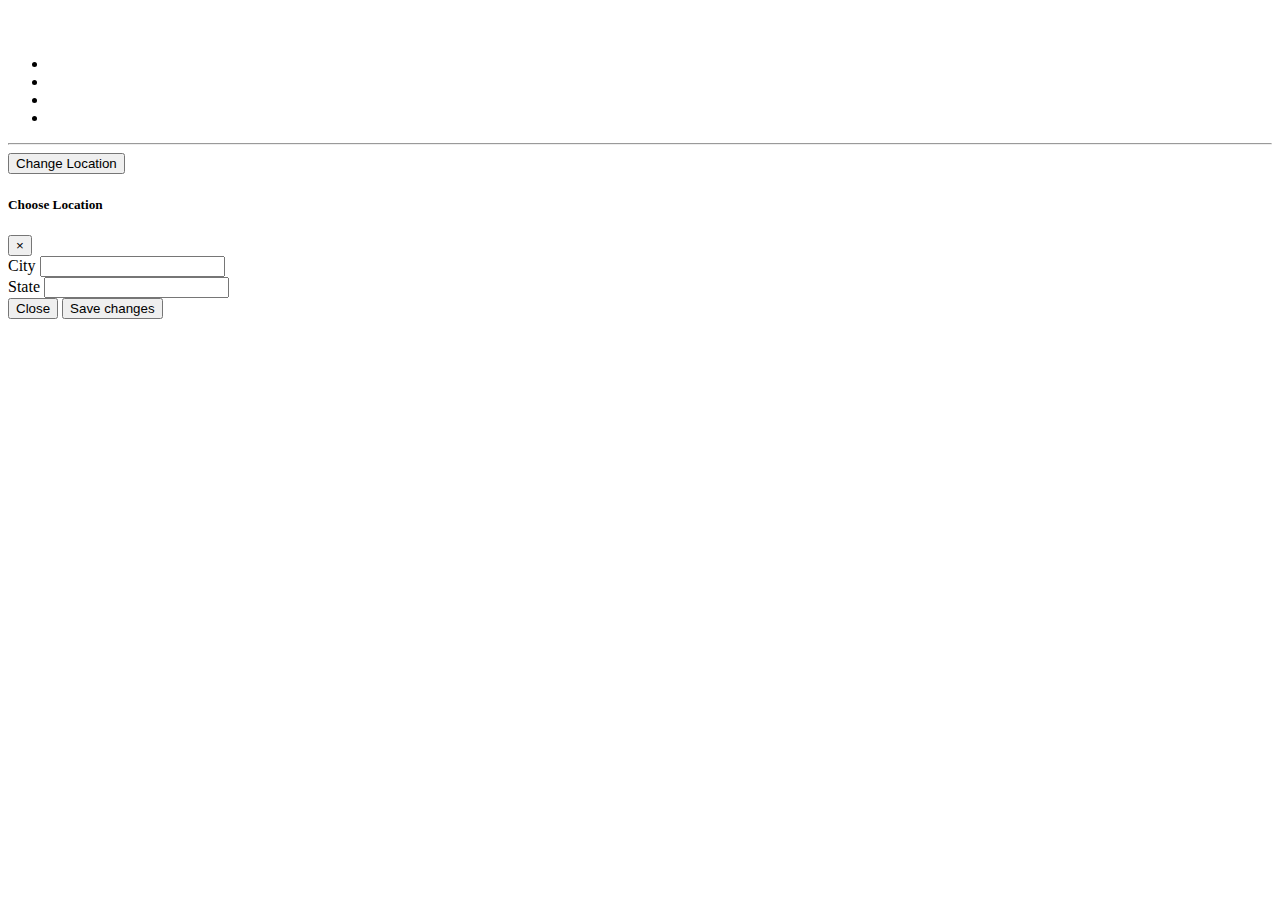
<file: weatherjs/index.html>
<!DOCTYPE html>
<html lang="en">
<head>
  <meta charset="UTF-8">
  <meta name="viewport" content="width=device-width, initial-scale=1.0">
  <meta http-equiv="X-UA-Compatible" content="ie=edge">
  <link rel="stylesheet" href="https://bootswatch.com/4/cerulean/bootstrap.min.css">
  <title>WeatherJS</title>
</head>
<body>
  <div class="container">
    <div class="row">
      <div class="col-md-6 mx-auto text-center bg-primary mt-5 p-5 rounded">
        <h1 id="w-location"></h1>
        <h3 class="text-dark" id="w-desc"></h3>
        <h3 id="w-string"></h3>
        <img id="w-icon">
        <ul id="w-details" class="list-group mt-3">
          <li class="list-group-item" id="w-humidity"></li>
          <li class="list-group-item" id="w-dewpoint"></li>
          <li class="list-group-item" id="w-feels-like"></li>
          <li class="list-group-item" id="w-wind"></li>
        </ul>
        <hr>
        <button type="button" class="btn btn-primary" data-toggle="modal" data-target="#locModal">
            Change Location
          </button>
      </div>
    </div>
  </div>

  <!-- Modal -->
<div class="modal fade" id="locModal" tabindex="-1" role="dialog" aria-labelledby="locModalLabel" aria-hidden="true">
    <div class="modal-dialog" role="document">
      <div class="modal-content">
        <div class="modal-header">
          <h5 class="modal-title" id="locModalLabel">Choose Location</h5>
          <button type="button" class="close" data-dismiss="modal" aria-label="Close">
            <span aria-hidden="true">&times;</span>
          </button>
        </div>
        <div class="modal-body">
          <form id="w-form">
            <div class="form-group">
              <label for="city">City</label>
              <input type="text" id="city" class="form-control">
            </div>
            <div class="form-group">
                <label for="state">State</label>
                <input type="text" id="state" class="form-control">
              </div>
          </form>
        </div>
        <div class="modal-footer">
          <button type="button" class="btn btn-secondary" data-dismiss="modal">Close</button>
          <button id="w-change-btn" type="button" class="btn btn-primary">Save changes</button>
        </div>
      </div>
    </div>
  </div>
  
  <script src="https://code.jquery.com/jquery-3.2.1.slim.min.js" integrity="sha384-KJ3o2DKtIkvYIK3UENzmM7KCkRr/rE9/Qpg6aAZGJwFDMVNA/GpGFF93hXpG5KkN" crossorigin="anonymous"></script>
  <script src="https://cdnjs.cloudflare.com/ajax/libs/popper.js/1.12.3/umd/popper.min.js" integrity="sha384-vFJXuSJphROIrBnz7yo7oB41mKfc8JzQZiCq4NCceLEaO4IHwicKwpJf9c9IpFgh" crossorigin="anonymous"></script>
  <script src="https://maxcdn.bootstrapcdn.com/bootstrap/4.0.0-beta.2/js/bootstrap.min.js" integrity="sha384-alpBpkh1PFOepccYVYDB4do5UnbKysX5WZXm3XxPqe5iKTfUKjNkCk9SaVuEZflJ" crossorigin="anonymous"></script>

  <script src="storage.js"></script>
  <script src="weather.js"></script>
  <script src="ui.js"></script>
  <script src="app.js"></script>
</body>
</html>
</file>
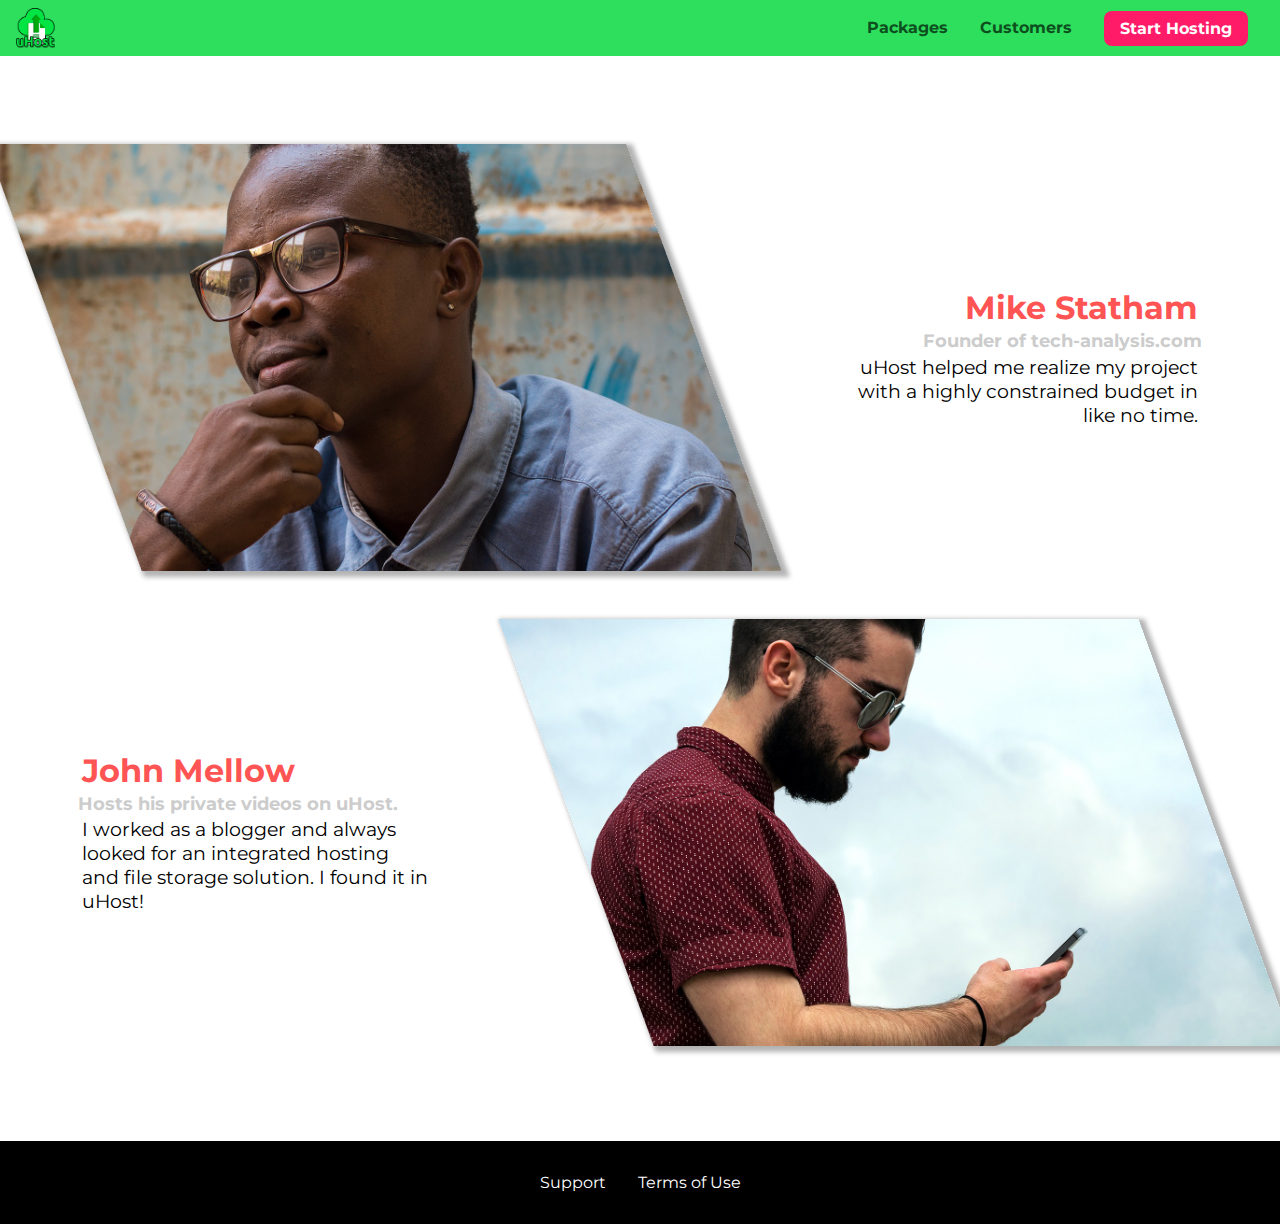
<file: uhost/customers/index.html>
<!DOCTYPE html>
<html lang="en">

<head>
    <meta charset="UTF-8">
    <meta name="viewport" content="width=device-width, initial-scale=1.0">
    <meta http-equiv="X-UA-Compatible" content="ie=edge">
    <title>uHost Customers</title>
    <link rel="shortcut icon" href="../favicon.png">
    <link rel="stylesheet" href="../shared.css">
    <link rel="stylesheet" href="customers.css">
</head>

<body>
    <div class="backdrop"></div>
    <header class="main-header">
        <div>
            <button class="toggle-button">
                <span class="toggle-button__bar"></span>
                <span class="toggle-button__bar"></span>
                <span class="toggle-button__bar"></span>
            </button>
            <a href="../index.html" class="main-header__brand">
                <img src="../images/uhost-icon.png" alt="uHost - Your favorite hosting company">
            </a>
        </div>
        <nav class="main-nav">
            <ul class="main-nav__items">
                <li class="main-nav__item">
                    <a href="../packages/index.html">Packages</a>
                </li>
                <li class="main-nav__item">
                    <a href="index.html">Customers</a>
                </li>
                <li class="main-nav__item main-nav__item--cta">
                    <a href="../start-hosting/index.html">Start Hosting</a>
                </li>
            </ul>
        </nav>
    </header>
    <nav class="mobile-nav">
        <ul class="mobile-nav__items">
            <li class="mobile-nav__item">
                <a href="../packages/index.html">Packages</a>
            </li>
            <li class="mobile-nav__item">
                <a href="index.html">Customers</a>
            </li>
            <li class="mobile-nav__item mobile-nav__item--cta">
                <a href="../start-hosting/index.html">Start Hosting</a>
            </li>
        </ul>
    </nav>
    <main>
        <div>
            <div class="testimonial" id="customer-1">
                <div class="testimonial__image-container">
                    <img src="../images/customer-1.jpg" alt="Mike Statham - Customer" class="testimonial__image">
                </div>
                <div class="testimonial__info">
                    <h1 class="testimonial__name">Mike Statham</h1>
                    <h2 class="testimonial__subtitle">Founder of
                        <a href="tech-analysis.com">tech-analysis.com</a>
                    </h2>
                    <p class="testimonial__text">uHost helped me realize my project with a highly constrained budget in like no time.</p>
                </div>
            </div>
            <div class="testimonial" id="customer-2">

                <div class="testimonial__info">
                    <h1 class="testimonial__name">John Mellow</h1>
                    <h2 class="testimonial__subtitle">Hosts his private videos on uHost.
                    </h2>
                    <p class="testimonial__text">I worked as a blogger and always looked for an integrated hosting and file storage solution. I found
                        it in uHost!
                    </p>
                </div>
                <div class="testimonial__image-container">
                    <img src="../images/customer-2.jpg" alt="John Mellow - Customer" class="testimonial__image">
                </div>
            </div>
        </div>
    </main>
    <footer class="main-footer">
        <nav>
            <ul class="main-footer__links">
                <li class="main-footer__link">
                    <a href="#">Support</a>
                </li>
                <li class="main-footer__link">
                    <a href="#">Terms of Use</a>
                </li>
            </ul>
        </nav>
    </footer>
    <script src="../shared.js"></script>
</body>

</html>
</file>
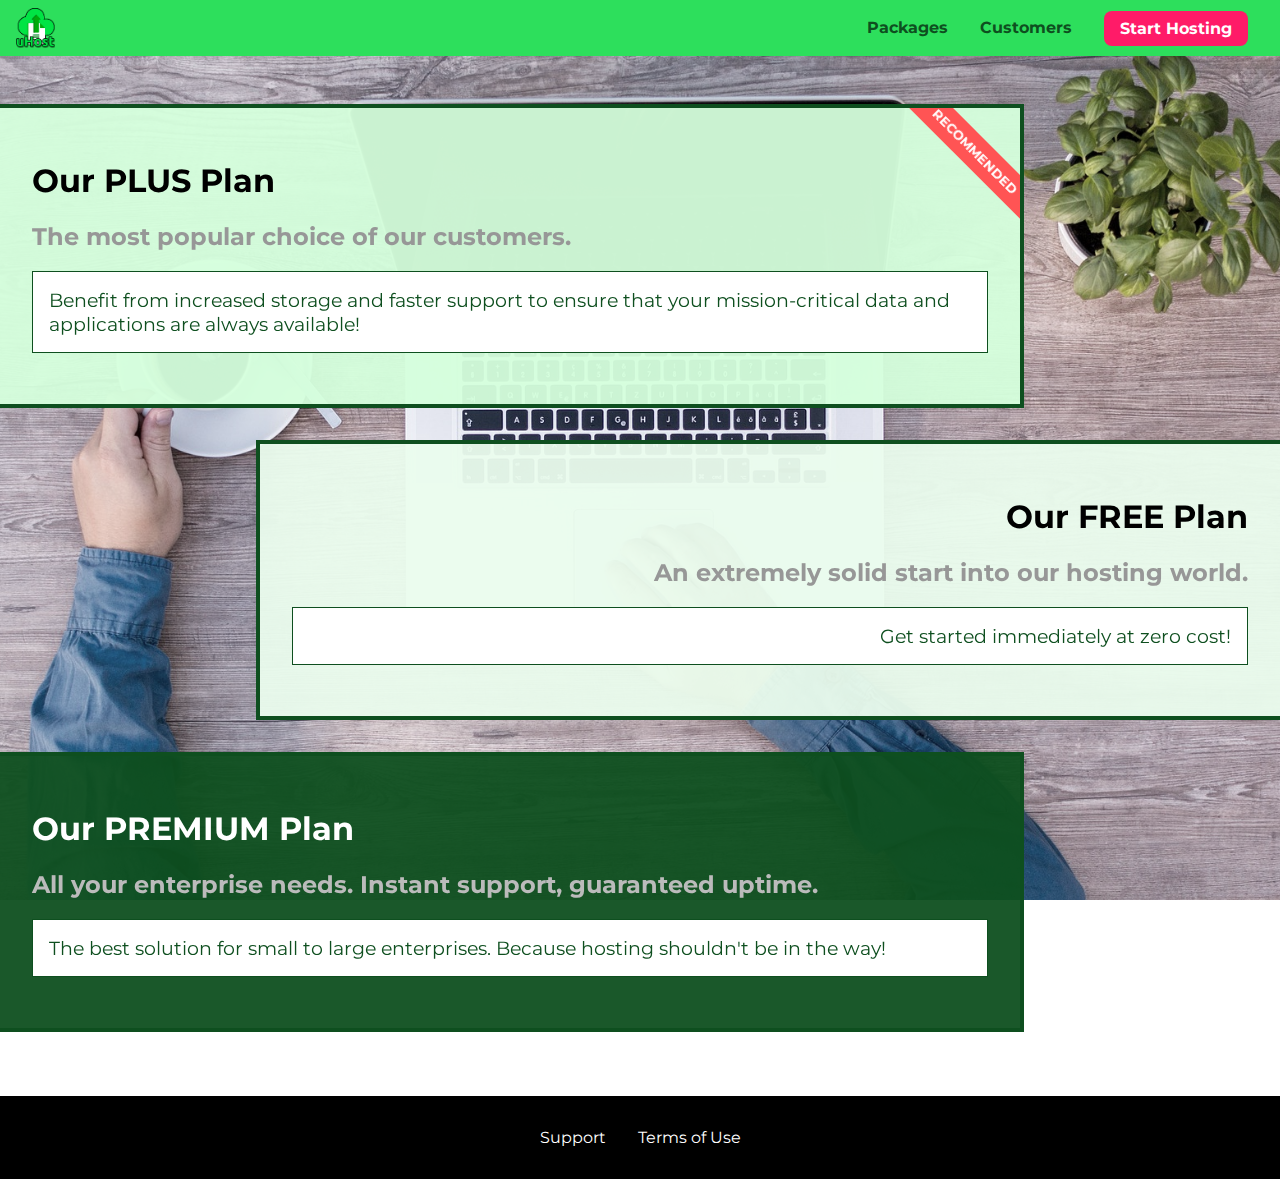
<file: uhost/packages/index.html>
<!DOCTYPE html>
<html lang="en">

<head>
    <meta charset="UTF-8">
    <meta http-equiv="X-UA-Compatible" content="ie=edge">
    <meta name="viewport" content="width=device-width, initial-scale=1.0">
    <title>uHost</title>
    <link rel="shortcut icon" href="../favicon.png">
    <link rel="stylesheet" href="../shared.css">
    <link rel="stylesheet" href="packages.css">
</head>

<body>
    <div class="backdrop"></div>
    <div class="background"></div>
    <header class="main-header">
        <div>
            <button class="toggle-button">
                <span class="toggle-button__bar"></span>
                <span class="toggle-button__bar"></span>
                <span class="toggle-button__bar"></span>
            </button>
            <a href="../index.html" class="main-header__brand">
                <img src="../images/uhost-icon.png" alt="uHost - Your favorite hosting company">
            </a>
        </div>
        <nav class="main-nav">
            <ul class="main-nav__items">
                <li class="main-nav__item">
                    <a href="index.html">Packages</a>
                </li>
                <li class="main-nav__item">
                    <a href="../customers/index.html">Customers</a>
                </li>
                <li class="main-nav__item main-nav__item--cta">
                    <a href="../start-hosting/index.html">Start Hosting</a>
                </li>
            </ul>
        </nav>
    </header>
    <nav class="mobile-nav">
        <ul class="mobile-nav__items">
            <li class="mobile-nav__item">
                <a href="index.html">Packages</a>
            </li>
            <li class="mobile-nav__item">
                <a href="../customers/index.html">Customers</a>
            </li>
            <li class="mobile-nav__item mobile-nav__item--cta">
                <a href="../start-hosting/index.html">Start Hosting</a>
            </li>
        </ul>
    </nav>
    <main>
        <section class="package" id="plus">
            <a href="#">
                <h1 class="package__title">Our PLUS Plan</h1>
                <h2 class="package__badge">RECOMMENDED</h2>
                <h2 class="package__subtitle">The most popular choice of our customers.</h2>
                <p class="package__info">Benefit from increased storage and faster support to ensure that your mission-critical data and applications
                    are always available!</p>
            </a>
        </section>
        <section class="package" id="free">
            <a href="#">
                <h1 class="package__title">Our FREE Plan</h1>
                <h2 class="package__subtitle">An extremely solid start into our hosting world.</h2>
                <p class="package__info">Get started immediately at zero cost!</p>
            </a>
        </section>
        <div class="clearfix"></div>
        <section class="package" id="premium">
            <a href="#">
                <h1 class="package__title">Our PREMIUM Plan</h1>
                <h2 class="package__subtitle">All your enterprise needs. Instant support, guaranteed uptime. </h2>
                <p class="package__info">The best solution for small to large enterprises. Because hosting shouldn't be in the way!</p>
            </a>
        </section>
    </main>
    <footer class="main-footer">
        <nav>
            <ul class="main-footer__links">
                <li class="main-footer__link">
                    <a href="#">Support</a>
                </li>
                <li class="main-footer__link">
                    <a href="#">Terms of Use</a>
                </li>
            </ul>
        </nav>
    </footer>
    <script src="../shared.js"></script>
</body>

</html>
</file>
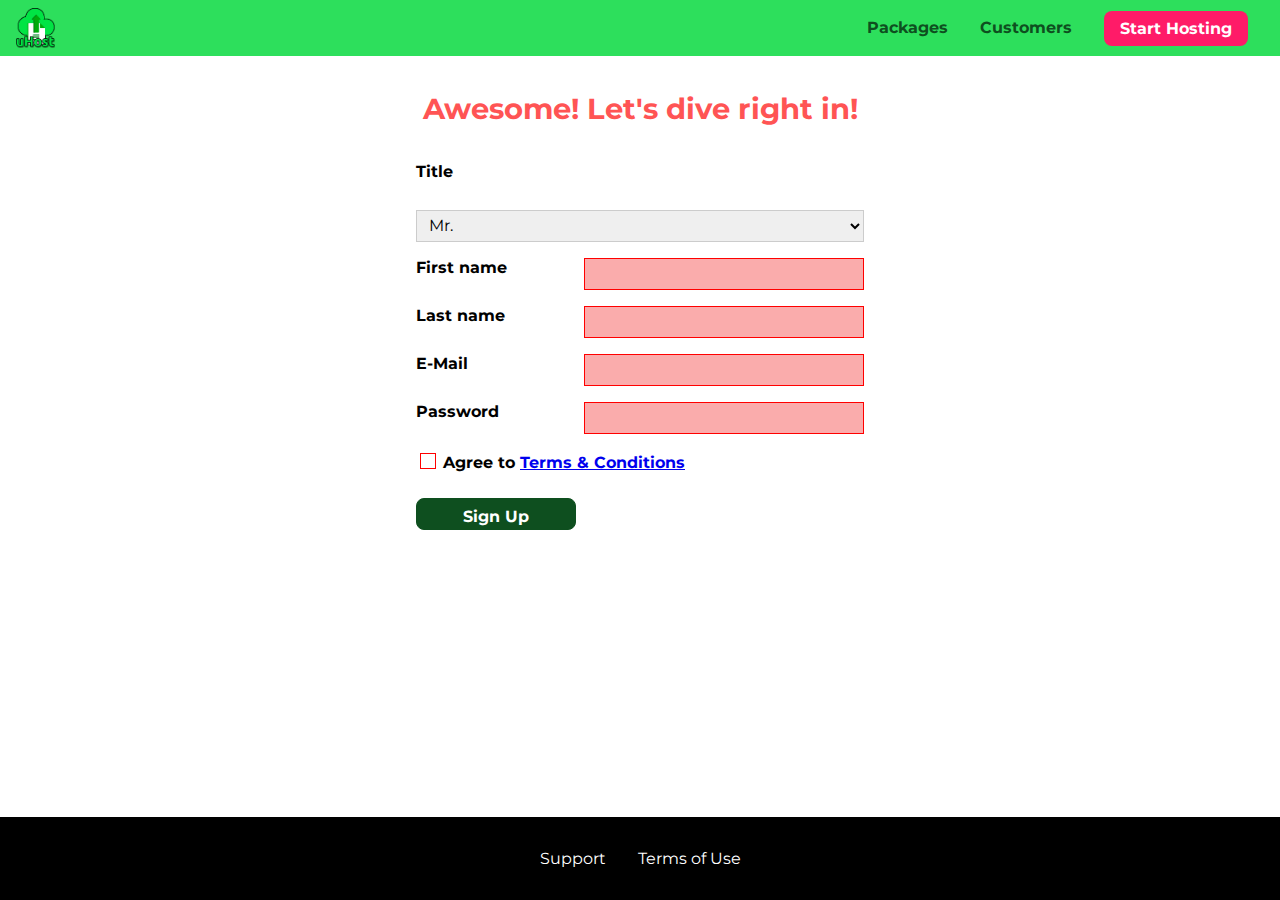
<file: uhost/start-hosting/index.html>
<!DOCTYPE html>
<html lang="en">

<head>
    <meta charset="UTF-8">
    <meta name="viewport" content="width=device-width, initial-scale=1.0">
    <meta http-equiv="X-UA-Compatible" content="ie=edge">
    <title>uHost Signup</title>
    <link rel="shortcut icon" href="../favicon.png">
    <link rel="stylesheet" href="../shared.css">
    <link rel="stylesheet" href="start-hosting.css">
</head>

<body>
    <div class="backdrop"></div>
    <header class="main-header">
        <div>
            <button class="toggle-button">
                <span class="toggle-button__bar"></span>
                <span class="toggle-button__bar"></span>
                <span class="toggle-button__bar"></span>
            </button>
            <a href="../index.html" class="main-header__brand">
                <img src="../images/uhost-icon.png" alt="uHost - Your favorite hosting company">
            </a>
        </div>
        <nav class="main-nav">
            <ul class="main-nav__items">
                <li class="main-nav__item">
                    <a href="../packages/index.html">Packages</a>
                </li>
                <li class="main-nav__item">
                    <a href="../customers/index.html">Customers</a>
                </li>
                <li class="main-nav__item main-nav__item--cta">
                    <a href="index.html">Start Hosting</a>
                </li>
            </ul>
        </nav>
    </header>
    <nav class="mobile-nav">
        <ul class="mobile-nav__items">
            <li class="mobile-nav__item">
                <a href="../packages/index.html">Packages</a>
            </li>
            <li class="mobile-nav__item">
                <a href="../customers/index.html">Customers</a>
            </li>
            <li class="mobile-nav__item mobile-nav__item--cta">
                <a href="index.html">Start Hosting</a>
            </li>
        </ul>
    </nav>
    <main class="signup-page">
        <h1 class="signup-title">Awesome! Let's dive right in!</h1>
        <form action="index.html" class="signup-form">
            <label for="title">Title</label>
            <select id="title">
                <option value="mr">Mr.</option>
                <option value="ms">Ms.</option>
            </select>
            <label for="first-name">First name</label>
            <input type="text" id="first-name" required>
            <label for="last-name">Last name</label>
            <input type="text" id="last-name" required>
            <label for="email">E-Mail</label>
            <input type="email" id="email" required>
            <label for="password">Password</label>
            <input type="password" id="password" required>
            <div class="signup-form__checkbox">
                <input type="checkbox" id="agree-terms" required>
                <label for="agree-terms">Agree to
                    <a href="#">Terms &amp; Conditions</a>
                </label>
            </div>
            <button type="submit" class="button">Sign Up</button>
        </form>
    </main>
    <footer class="main-footer">
        <nav>
            <ul class="main-footer__links">
                <li class="main-footer__link">
                    <a href="#">Support</a>
                </li>
                <li class="main-footer__link">
                    <a href="#">Terms of Use</a>
                </li>
            </ul>
        </nav>
    </footer>
    <script src="../shared.js"></script>
</body>

</html>
</file>
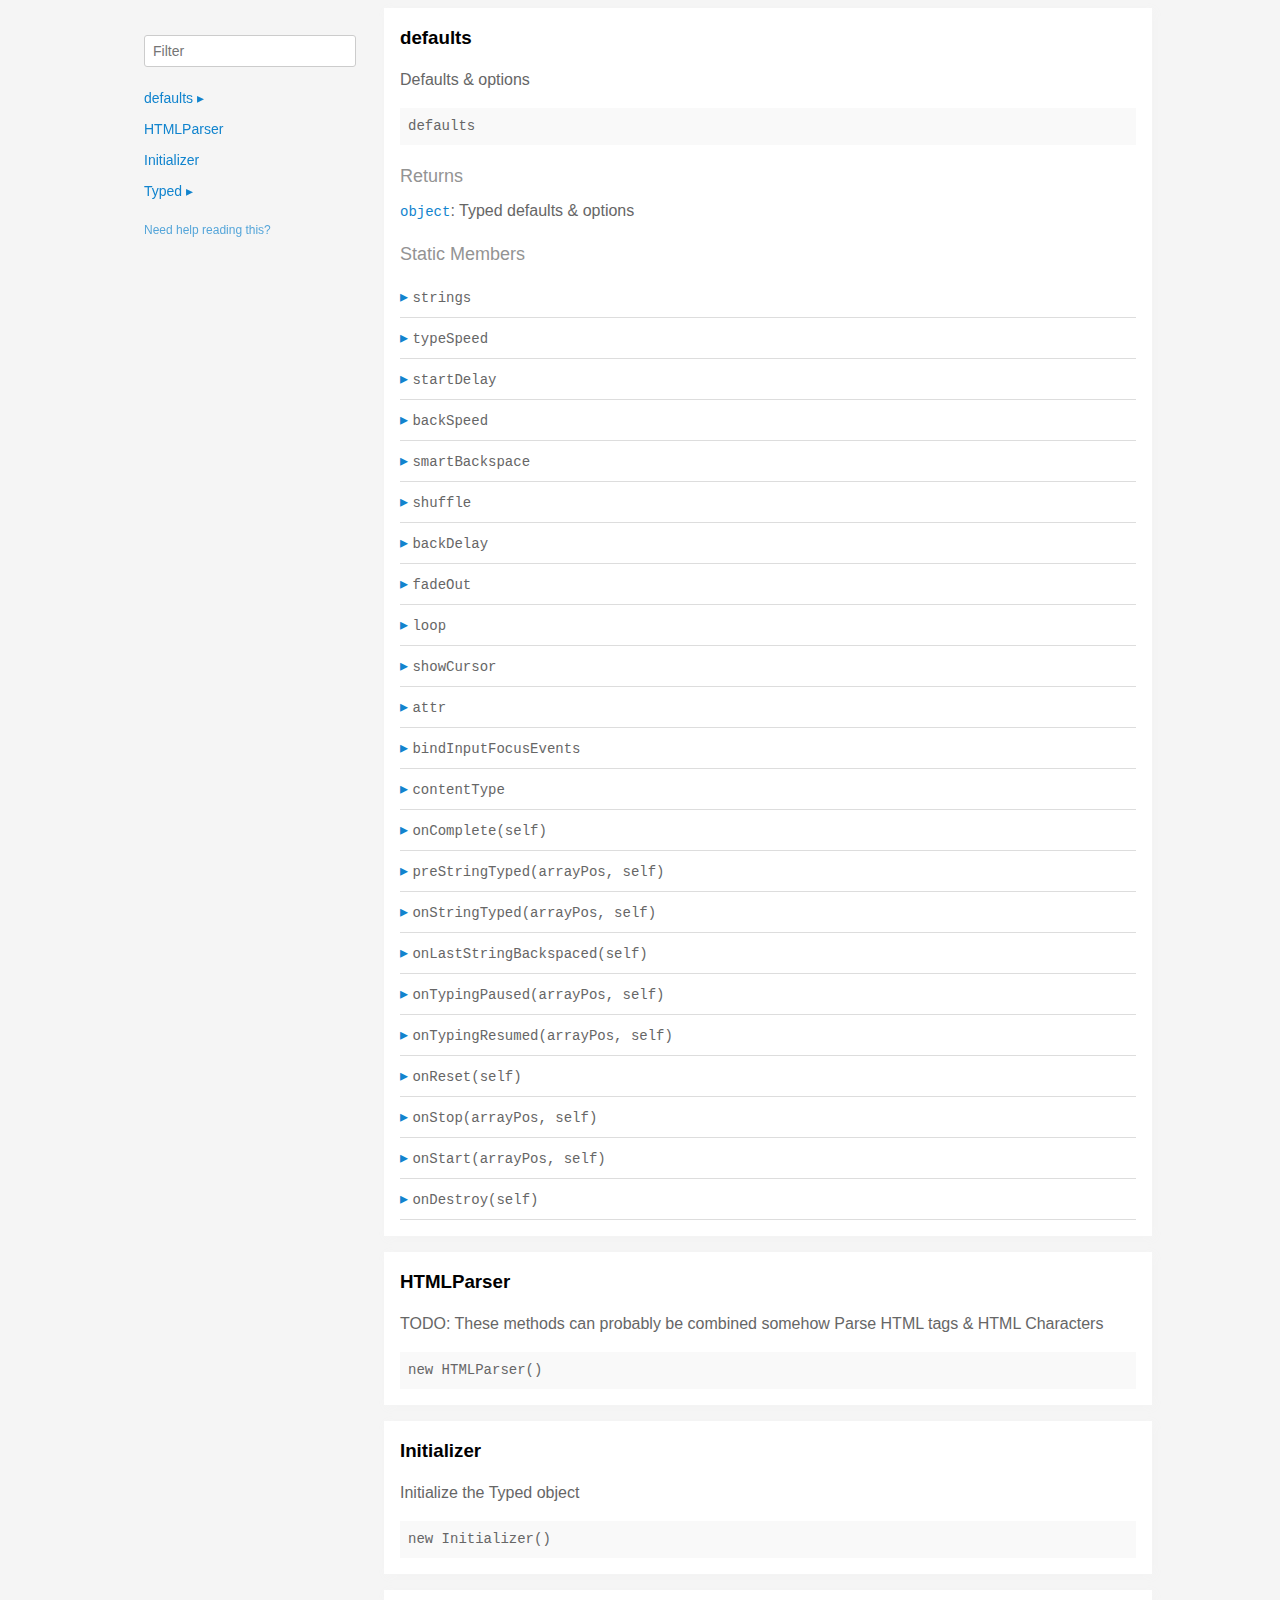
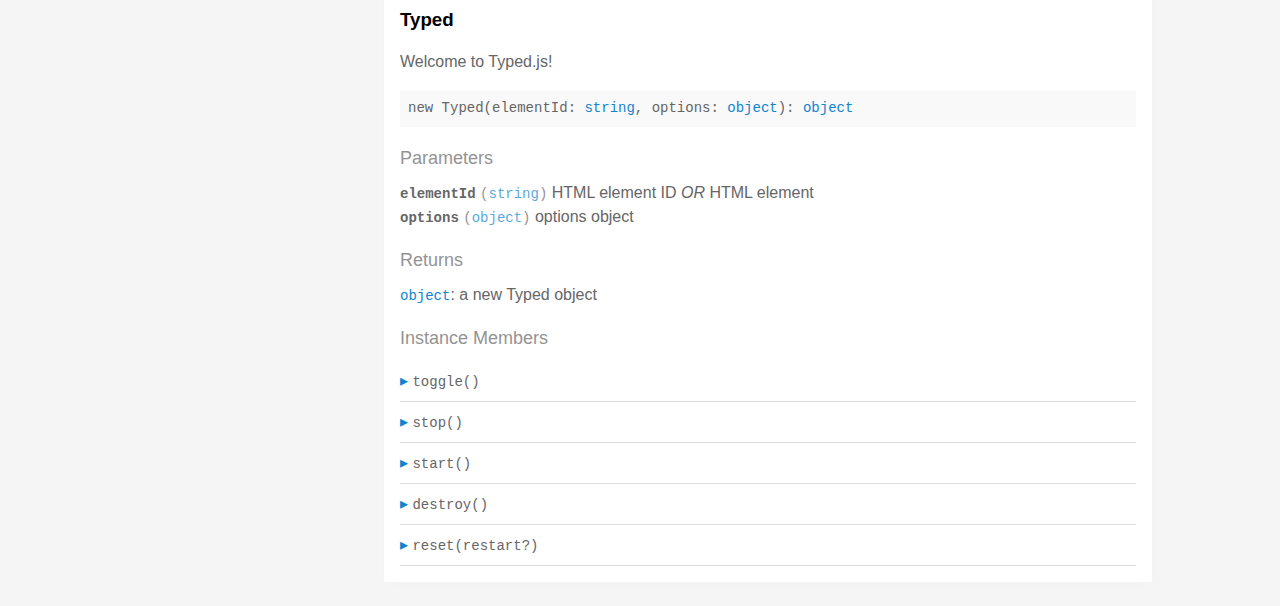
<file: node_modules/typed.js/docs/index.html>
<!doctype html>
<html>
<head>
  <meta charset='utf-8' />
  <title>  | Documentation</title>
  <meta name='viewport' content='width=device-width,initial-scale=1'>
  <link href='assets/bass.css' type='text/css' rel='stylesheet' />
  <link href='assets/style.css' type='text/css' rel='stylesheet' />
  <link href='assets/github.css' type='text/css' rel='stylesheet' />
</head>
<body class='documentation'>
  <div class='max-width-4 mx-auto'>
    <div class='clearfix md-mxn2'>
      <div class='fixed xs-hide fix-3 overflow-auto max-height-100'>
        <div class='py1 px2'>
          <h3 class='mb0 no-anchor'></h3>
          <div class='mb1'><code></code></div>
          <input
            placeholder='Filter'
            id='filter-input'
            class='col12 block input'
            type='text' />
          <div id='toc'>
            <ul class='list-reset h5 py1-ul'>
              
                
                <li><a
                  href='#defaults'
                  class=" toggle-sibling">
                  defaults
                  <span class='icon'>▸</span>
                </a>
                
                <div class='toggle-target display-none'>
                  
                  <ul class='list-reset py1-ul pl1'>
                    <li class='h5'><span>Static members</span></li>
                    
                      <li><a
                        href='#defaults.strings'
                        class='regular pre-open'>
                        .strings
                      </a></li>
                    
                      <li><a
                        href='#defaults.typeSpeed'
                        class='regular pre-open'>
                        .typeSpeed
                      </a></li>
                    
                      <li><a
                        href='#defaults.startDelay'
                        class='regular pre-open'>
                        .startDelay
                      </a></li>
                    
                      <li><a
                        href='#defaults.backSpeed'
                        class='regular pre-open'>
                        .backSpeed
                      </a></li>
                    
                      <li><a
                        href='#defaults.smartBackspace'
                        class='regular pre-open'>
                        .smartBackspace
                      </a></li>
                    
                      <li><a
                        href='#defaults.shuffle'
                        class='regular pre-open'>
                        .shuffle
                      </a></li>
                    
                      <li><a
                        href='#defaults.backDelay'
                        class='regular pre-open'>
                        .backDelay
                      </a></li>
                    
                      <li><a
                        href='#defaults.fadeOut'
                        class='regular pre-open'>
                        .fadeOut
                      </a></li>
                    
                      <li><a
                        href='#defaults.loop'
                        class='regular pre-open'>
                        .loop
                      </a></li>
                    
                      <li><a
                        href='#defaults.showCursor'
                        class='regular pre-open'>
                        .showCursor
                      </a></li>
                    
                      <li><a
                        href='#defaults.attr'
                        class='regular pre-open'>
                        .attr
                      </a></li>
                    
                      <li><a
                        href='#defaults.bindInputFocusEvents'
                        class='regular pre-open'>
                        .bindInputFocusEvents
                      </a></li>
                    
                      <li><a
                        href='#defaults.contentType'
                        class='regular pre-open'>
                        .contentType
                      </a></li>
                    
                      <li><a
                        href='#defaults.onComplete'
                        class='regular pre-open'>
                        .onComplete
                      </a></li>
                    
                      <li><a
                        href='#defaults.preStringTyped'
                        class='regular pre-open'>
                        .preStringTyped
                      </a></li>
                    
                      <li><a
                        href='#defaults.onStringTyped'
                        class='regular pre-open'>
                        .onStringTyped
                      </a></li>
                    
                      <li><a
                        href='#defaults.onLastStringBackspaced'
                        class='regular pre-open'>
                        .onLastStringBackspaced
                      </a></li>
                    
                      <li><a
                        href='#defaults.onTypingPaused'
                        class='regular pre-open'>
                        .onTypingPaused
                      </a></li>
                    
                      <li><a
                        href='#defaults.onTypingResumed'
                        class='regular pre-open'>
                        .onTypingResumed
                      </a></li>
                    
                      <li><a
                        href='#defaults.onReset'
                        class='regular pre-open'>
                        .onReset
                      </a></li>
                    
                      <li><a
                        href='#defaults.onStop'
                        class='regular pre-open'>
                        .onStop
                      </a></li>
                    
                      <li><a
                        href='#defaults.onStart'
                        class='regular pre-open'>
                        .onStart
                      </a></li>
                    
                      <li><a
                        href='#defaults.onDestroy'
                        class='regular pre-open'>
                        .onDestroy
                      </a></li>
                    
                    </ul>
                  
                  
                  
                </div>
                
                </li>
              
                
                <li><a
                  href='#htmlparser'
                  class="">
                  HTMLParser
                  
                </a>
                
                </li>
              
                
                <li><a
                  href='#initializer'
                  class="">
                  Initializer
                  
                </a>
                
                </li>
              
                
                <li><a
                  href='#typed'
                  class=" toggle-sibling">
                  Typed
                  <span class='icon'>▸</span>
                </a>
                
                <div class='toggle-target display-none'>
                  
                  
                    <ul class='list-reset py1-ul pl1'>
                      <li class='h5'><span>Instance members</span></li>
                      
                      <li><a
                        href='#Typed#toggle'
                        class='regular pre-open'>
                        #toggle
                      </a></li>
                      
                      <li><a
                        href='#Typed#stop'
                        class='regular pre-open'>
                        #stop
                      </a></li>
                      
                      <li><a
                        href='#Typed#start'
                        class='regular pre-open'>
                        #start
                      </a></li>
                      
                      <li><a
                        href='#Typed#destroy'
                        class='regular pre-open'>
                        #destroy
                      </a></li>
                      
                      <li><a
                        href='#Typed#reset'
                        class='regular pre-open'>
                        #reset
                      </a></li>
                      
                    </ul>
                  
                  
                </div>
                
                </li>
              
            </ul>
          </div>
          <div class='mt1 h6 quiet'>
            <a href='http://documentation.js.org/reading-documentation.html'>Need help reading this?</a>
          </div>
        </div>
      </div>
      <div class='fix-margin-3'>
        
          
            <section class='p2 mb2 clearfix bg-white minishadow'>

  
  <div class='clearfix'>
    
    <h3 class='fl m0' id='defaults'>
      defaults
    </h3>
    
    
  </div>
  

  <p>Defaults &#x26; options</p>


  <div class='pre p1 fill-light mt0'>defaults</div>
  
  

  
  
  
  
  

  

  

  
    
      <div class='py1 quiet mt1 prose-big'>Returns</div>
      <code><a href="https://developer.mozilla.org/en-US/docs/Web/JavaScript/Reference/Global_Objects/Object">object</a></code>:
        Typed defaults &#x26; options

      
    
  

  

  

  
    <div class='py1 quiet mt1 prose-big'>Static Members</div>
    <div class="clearfix">
  
    <div class='border-bottom' id='defaults.strings'>
      <div class="clearfix small pointer toggle-sibling">
        <div class="py1 contain">
            <a class='icon pin-right py1 dark-link caret-right'>▸</a>
            <span class='code strong strong truncate'>strings</span>
        </div>
      </div>
      <div class="clearfix display-none toggle-target">
        <section class='p2 mb2 clearfix bg-white minishadow'>

  

  

  <div class='pre p1 fill-light mt0'>strings</div>
  
  

  
  
  
  
  

  

  
    <div class='py1 quiet mt1 prose-big'>Properties</div>
    <div>
      
        <div class='space-bottom0'>
          <span class='code bold'>strings</span> <code class='quiet'>(<a href="https://developer.mozilla.org/en-US/docs/Web/JavaScript/Reference/Global_Objects/Array">array</a>)</code>
          : strings to be typed

          
        </div>
      
        <div class='space-bottom0'>
          <span class='code bold'>stringsElement</span> <code class='quiet'>(<a href="https://developer.mozilla.org/en-US/docs/Web/JavaScript/Reference/Global_Objects/String">string</a>)</code>
          : ID of element containing string children

          
        </div>
      
    </div>
  

  

  

  

  

  

  
</section>

      </div>
    </div>
  
    <div class='border-bottom' id='defaults.typeSpeed'>
      <div class="clearfix small pointer toggle-sibling">
        <div class="py1 contain">
            <a class='icon pin-right py1 dark-link caret-right'>▸</a>
            <span class='code strong strong truncate'>typeSpeed</span>
        </div>
      </div>
      <div class="clearfix display-none toggle-target">
        <section class='p2 mb2 clearfix bg-white minishadow'>

  

  

  <div class='pre p1 fill-light mt0'>typeSpeed</div>
  
  

  
  
  
  
  

  

  
    <div class='py1 quiet mt1 prose-big'>Properties</div>
    <div>
      
        <div class='space-bottom0'>
          <span class='code bold'>typeSpeed</span> <code class='quiet'>(<a href="https://developer.mozilla.org/en-US/docs/Web/JavaScript/Reference/Global_Objects/Number">number</a>)</code>
          : type speed in milliseconds

          
        </div>
      
    </div>
  

  

  

  

  

  

  
</section>

      </div>
    </div>
  
    <div class='border-bottom' id='defaults.startDelay'>
      <div class="clearfix small pointer toggle-sibling">
        <div class="py1 contain">
            <a class='icon pin-right py1 dark-link caret-right'>▸</a>
            <span class='code strong strong truncate'>startDelay</span>
        </div>
      </div>
      <div class="clearfix display-none toggle-target">
        <section class='p2 mb2 clearfix bg-white minishadow'>

  

  

  <div class='pre p1 fill-light mt0'>startDelay</div>
  
  

  
  
  
  
  

  

  
    <div class='py1 quiet mt1 prose-big'>Properties</div>
    <div>
      
        <div class='space-bottom0'>
          <span class='code bold'>startDelay</span> <code class='quiet'>(<a href="https://developer.mozilla.org/en-US/docs/Web/JavaScript/Reference/Global_Objects/Number">number</a>)</code>
          : time before typing starts in milliseconds

          
        </div>
      
    </div>
  

  

  

  

  

  

  
</section>

      </div>
    </div>
  
    <div class='border-bottom' id='defaults.backSpeed'>
      <div class="clearfix small pointer toggle-sibling">
        <div class="py1 contain">
            <a class='icon pin-right py1 dark-link caret-right'>▸</a>
            <span class='code strong strong truncate'>backSpeed</span>
        </div>
      </div>
      <div class="clearfix display-none toggle-target">
        <section class='p2 mb2 clearfix bg-white minishadow'>

  

  

  <div class='pre p1 fill-light mt0'>backSpeed</div>
  
  

  
  
  
  
  

  

  
    <div class='py1 quiet mt1 prose-big'>Properties</div>
    <div>
      
        <div class='space-bottom0'>
          <span class='code bold'>backSpeed</span> <code class='quiet'>(<a href="https://developer.mozilla.org/en-US/docs/Web/JavaScript/Reference/Global_Objects/Number">number</a>)</code>
          : backspacing speed in milliseconds

          
        </div>
      
    </div>
  

  

  

  

  

  

  
</section>

      </div>
    </div>
  
    <div class='border-bottom' id='defaults.smartBackspace'>
      <div class="clearfix small pointer toggle-sibling">
        <div class="py1 contain">
            <a class='icon pin-right py1 dark-link caret-right'>▸</a>
            <span class='code strong strong truncate'>smartBackspace</span>
        </div>
      </div>
      <div class="clearfix display-none toggle-target">
        <section class='p2 mb2 clearfix bg-white minishadow'>

  

  

  <div class='pre p1 fill-light mt0'>smartBackspace</div>
  
  

  
  
  
  
  

  

  
    <div class='py1 quiet mt1 prose-big'>Properties</div>
    <div>
      
        <div class='space-bottom0'>
          <span class='code bold'>smartBackspace</span> <code class='quiet'>(<a href="https://developer.mozilla.org/en-US/docs/Web/JavaScript/Reference/Global_Objects/Boolean">boolean</a>)</code>
          : only backspace what doesn't match the previous string

          
        </div>
      
    </div>
  

  

  

  

  

  

  
</section>

      </div>
    </div>
  
    <div class='border-bottom' id='defaults.shuffle'>
      <div class="clearfix small pointer toggle-sibling">
        <div class="py1 contain">
            <a class='icon pin-right py1 dark-link caret-right'>▸</a>
            <span class='code strong strong truncate'>shuffle</span>
        </div>
      </div>
      <div class="clearfix display-none toggle-target">
        <section class='p2 mb2 clearfix bg-white minishadow'>

  

  

  <div class='pre p1 fill-light mt0'>shuffle</div>
  
  

  
  
  
  
  

  

  
    <div class='py1 quiet mt1 prose-big'>Properties</div>
    <div>
      
        <div class='space-bottom0'>
          <span class='code bold'>shuffle</span> <code class='quiet'>(<a href="https://developer.mozilla.org/en-US/docs/Web/JavaScript/Reference/Global_Objects/Boolean">boolean</a>)</code>
          : shuffle the strings

          
        </div>
      
    </div>
  

  

  

  

  

  

  
</section>

      </div>
    </div>
  
    <div class='border-bottom' id='defaults.backDelay'>
      <div class="clearfix small pointer toggle-sibling">
        <div class="py1 contain">
            <a class='icon pin-right py1 dark-link caret-right'>▸</a>
            <span class='code strong strong truncate'>backDelay</span>
        </div>
      </div>
      <div class="clearfix display-none toggle-target">
        <section class='p2 mb2 clearfix bg-white minishadow'>

  

  

  <div class='pre p1 fill-light mt0'>backDelay</div>
  
  

  
  
  
  
  

  

  
    <div class='py1 quiet mt1 prose-big'>Properties</div>
    <div>
      
        <div class='space-bottom0'>
          <span class='code bold'>backDelay</span> <code class='quiet'>(<a href="https://developer.mozilla.org/en-US/docs/Web/JavaScript/Reference/Global_Objects/Number">number</a>)</code>
          : time before backspacing in milliseconds

          
        </div>
      
    </div>
  

  

  

  

  

  

  
</section>

      </div>
    </div>
  
    <div class='border-bottom' id='defaults.fadeOut'>
      <div class="clearfix small pointer toggle-sibling">
        <div class="py1 contain">
            <a class='icon pin-right py1 dark-link caret-right'>▸</a>
            <span class='code strong strong truncate'>fadeOut</span>
        </div>
      </div>
      <div class="clearfix display-none toggle-target">
        <section class='p2 mb2 clearfix bg-white minishadow'>

  

  

  <div class='pre p1 fill-light mt0'>fadeOut</div>
  
  

  
  
  
  
  

  

  
    <div class='py1 quiet mt1 prose-big'>Properties</div>
    <div>
      
        <div class='space-bottom0'>
          <span class='code bold'>fadeOut</span> <code class='quiet'>(<a href="https://developer.mozilla.org/en-US/docs/Web/JavaScript/Reference/Global_Objects/Boolean">boolean</a>)</code>
          : Fade out instead of backspace

          
        </div>
      
        <div class='space-bottom0'>
          <span class='code bold'>fadeOutClass</span> <code class='quiet'>(<a href="https://developer.mozilla.org/en-US/docs/Web/JavaScript/Reference/Global_Objects/String">string</a>)</code>
          : css class for fade animation

          
        </div>
      
        <div class='space-bottom0'>
          <span class='code bold'>fadeOutDelay</span> <code class='quiet'>(<a href="https://developer.mozilla.org/en-US/docs/Web/JavaScript/Reference/Global_Objects/Boolean">boolean</a>)</code>
          : Fade out delay in milliseconds

          
        </div>
      
    </div>
  

  

  

  

  

  

  
</section>

      </div>
    </div>
  
    <div class='border-bottom' id='defaults.loop'>
      <div class="clearfix small pointer toggle-sibling">
        <div class="py1 contain">
            <a class='icon pin-right py1 dark-link caret-right'>▸</a>
            <span class='code strong strong truncate'>loop</span>
        </div>
      </div>
      <div class="clearfix display-none toggle-target">
        <section class='p2 mb2 clearfix bg-white minishadow'>

  

  

  <div class='pre p1 fill-light mt0'>loop</div>
  
  

  
  
  
  
  

  

  
    <div class='py1 quiet mt1 prose-big'>Properties</div>
    <div>
      
        <div class='space-bottom0'>
          <span class='code bold'>loop</span> <code class='quiet'>(<a href="https://developer.mozilla.org/en-US/docs/Web/JavaScript/Reference/Global_Objects/Boolean">boolean</a>)</code>
          : loop strings

          
        </div>
      
        <div class='space-bottom0'>
          <span class='code bold'>loopCount</span> <code class='quiet'>(<a href="https://developer.mozilla.org/en-US/docs/Web/JavaScript/Reference/Global_Objects/Number">number</a>)</code>
          : amount of loops

          
        </div>
      
    </div>
  

  

  

  

  

  

  
</section>

      </div>
    </div>
  
    <div class='border-bottom' id='defaults.showCursor'>
      <div class="clearfix small pointer toggle-sibling">
        <div class="py1 contain">
            <a class='icon pin-right py1 dark-link caret-right'>▸</a>
            <span class='code strong strong truncate'>showCursor</span>
        </div>
      </div>
      <div class="clearfix display-none toggle-target">
        <section class='p2 mb2 clearfix bg-white minishadow'>

  

  

  <div class='pre p1 fill-light mt0'>showCursor</div>
  
  

  
  
  
  
  

  

  
    <div class='py1 quiet mt1 prose-big'>Properties</div>
    <div>
      
        <div class='space-bottom0'>
          <span class='code bold'>showCursor</span> <code class='quiet'>(<a href="https://developer.mozilla.org/en-US/docs/Web/JavaScript/Reference/Global_Objects/Boolean">boolean</a>)</code>
          : show cursor

          
        </div>
      
        <div class='space-bottom0'>
          <span class='code bold'>cursorChar</span> <code class='quiet'>(<a href="https://developer.mozilla.org/en-US/docs/Web/JavaScript/Reference/Global_Objects/String">string</a>)</code>
          : character for cursor

          
        </div>
      
        <div class='space-bottom0'>
          <span class='code bold'>autoInsertCss</span> <code class='quiet'>(<a href="https://developer.mozilla.org/en-US/docs/Web/JavaScript/Reference/Global_Objects/Boolean">boolean</a>)</code>
          : insert CSS for cursor and fadeOut into HTML 
<head>

          
        </div>
      
    </div>
  

  

  

  

  

  

  
</section>

      </div>
    </div>
  
    <div class='border-bottom' id='defaults.attr'>
      <div class="clearfix small pointer toggle-sibling">
        <div class="py1 contain">
            <a class='icon pin-right py1 dark-link caret-right'>▸</a>
            <span class='code strong strong truncate'>attr</span>
        </div>
      </div>
      <div class="clearfix display-none toggle-target">
        <section class='p2 mb2 clearfix bg-white minishadow'>

  

  

  <div class='pre p1 fill-light mt0'>attr</div>
  
  

  
  
  
  
  

  

  
    <div class='py1 quiet mt1 prose-big'>Properties</div>
    <div>
      
        <div class='space-bottom0'>
          <span class='code bold'>attr</span> <code class='quiet'>(<a href="https://developer.mozilla.org/en-US/docs/Web/JavaScript/Reference/Global_Objects/String">string</a>)</code>
          : attribute for typing
Ex: input placeholder, value, or just HTML text

          
        </div>
      
    </div>
  

  

  

  

  

  

  
</section>

      </div>
    </div>
  
    <div class='border-bottom' id='defaults.bindInputFocusEvents'>
      <div class="clearfix small pointer toggle-sibling">
        <div class="py1 contain">
            <a class='icon pin-right py1 dark-link caret-right'>▸</a>
            <span class='code strong strong truncate'>bindInputFocusEvents</span>
        </div>
      </div>
      <div class="clearfix display-none toggle-target">
        <section class='p2 mb2 clearfix bg-white minishadow'>

  

  

  <div class='pre p1 fill-light mt0'>bindInputFocusEvents</div>
  
  

  
  
  
  
  

  

  
    <div class='py1 quiet mt1 prose-big'>Properties</div>
    <div>
      
        <div class='space-bottom0'>
          <span class='code bold'>bindInputFocusEvents</span> <code class='quiet'>(<a href="https://developer.mozilla.org/en-US/docs/Web/JavaScript/Reference/Global_Objects/Boolean">boolean</a>)</code>
          : bind to focus and blur if el is text input

          
        </div>
      
    </div>
  

  

  

  

  

  

  
</section>

      </div>
    </div>
  
    <div class='border-bottom' id='defaults.contentType'>
      <div class="clearfix small pointer toggle-sibling">
        <div class="py1 contain">
            <a class='icon pin-right py1 dark-link caret-right'>▸</a>
            <span class='code strong strong truncate'>contentType</span>
        </div>
      </div>
      <div class="clearfix display-none toggle-target">
        <section class='p2 mb2 clearfix bg-white minishadow'>

  

  

  <div class='pre p1 fill-light mt0'>contentType</div>
  
  

  
  
  
  
  

  

  
    <div class='py1 quiet mt1 prose-big'>Properties</div>
    <div>
      
        <div class='space-bottom0'>
          <span class='code bold'>contentType</span> <code class='quiet'>(<a href="https://developer.mozilla.org/en-US/docs/Web/JavaScript/Reference/Global_Objects/String">string</a>)</code>
          : 'html' or 'null' for plaintext

          
        </div>
      
    </div>
  

  

  

  

  

  

  
</section>

      </div>
    </div>
  
    <div class='border-bottom' id='defaults.onComplete'>
      <div class="clearfix small pointer toggle-sibling">
        <div class="py1 contain">
            <a class='icon pin-right py1 dark-link caret-right'>▸</a>
            <span class='code strong strong truncate'>onComplete(self)</span>
        </div>
      </div>
      <div class="clearfix display-none toggle-target">
        <section class='p2 mb2 clearfix bg-white minishadow'>

  

  <p>All typing is complete</p>


  <div class='pre p1 fill-light mt0'>onComplete(self: <a href="#typed">Typed</a>)</div>
  
  

  
  
  
  
  

  
    <div class='py1 quiet mt1 prose-big'>Parameters</div>
    <div class='prose'>
      
        <div class='space-bottom0'>
          <div>
            <span class='code bold'>self</span> <code class='quiet'>(<a href="#typed">Typed</a>)</code>
	    
          </div>
          
        </div>
      
    </div>
  

  

  

  

  

  

  

  
</section>

      </div>
    </div>
  
    <div class='border-bottom' id='defaults.preStringTyped'>
      <div class="clearfix small pointer toggle-sibling">
        <div class="py1 contain">
            <a class='icon pin-right py1 dark-link caret-right'>▸</a>
            <span class='code strong strong truncate'>preStringTyped(arrayPos, self)</span>
        </div>
      </div>
      <div class="clearfix display-none toggle-target">
        <section class='p2 mb2 clearfix bg-white minishadow'>

  

  <p>Before each string is typed</p>


  <div class='pre p1 fill-light mt0'>preStringTyped(arrayPos: <a href="https://developer.mozilla.org/en-US/docs/Web/JavaScript/Reference/Global_Objects/Number">number</a>, self: <a href="#typed">Typed</a>)</div>
  
  

  
  
  
  
  

  
    <div class='py1 quiet mt1 prose-big'>Parameters</div>
    <div class='prose'>
      
        <div class='space-bottom0'>
          <div>
            <span class='code bold'>arrayPos</span> <code class='quiet'>(<a href="https://developer.mozilla.org/en-US/docs/Web/JavaScript/Reference/Global_Objects/Number">number</a>)</code>
	    
          </div>
          
        </div>
      
        <div class='space-bottom0'>
          <div>
            <span class='code bold'>self</span> <code class='quiet'>(<a href="#typed">Typed</a>)</code>
	    
          </div>
          
        </div>
      
    </div>
  

  

  

  

  

  

  

  
</section>

      </div>
    </div>
  
    <div class='border-bottom' id='defaults.onStringTyped'>
      <div class="clearfix small pointer toggle-sibling">
        <div class="py1 contain">
            <a class='icon pin-right py1 dark-link caret-right'>▸</a>
            <span class='code strong strong truncate'>onStringTyped(arrayPos, self)</span>
        </div>
      </div>
      <div class="clearfix display-none toggle-target">
        <section class='p2 mb2 clearfix bg-white minishadow'>

  

  <p>After each string is typed</p>


  <div class='pre p1 fill-light mt0'>onStringTyped(arrayPos: <a href="https://developer.mozilla.org/en-US/docs/Web/JavaScript/Reference/Global_Objects/Number">number</a>, self: <a href="#typed">Typed</a>)</div>
  
  

  
  
  
  
  

  
    <div class='py1 quiet mt1 prose-big'>Parameters</div>
    <div class='prose'>
      
        <div class='space-bottom0'>
          <div>
            <span class='code bold'>arrayPos</span> <code class='quiet'>(<a href="https://developer.mozilla.org/en-US/docs/Web/JavaScript/Reference/Global_Objects/Number">number</a>)</code>
	    
          </div>
          
        </div>
      
        <div class='space-bottom0'>
          <div>
            <span class='code bold'>self</span> <code class='quiet'>(<a href="#typed">Typed</a>)</code>
	    
          </div>
          
        </div>
      
    </div>
  

  

  

  

  

  

  

  
</section>

      </div>
    </div>
  
    <div class='border-bottom' id='defaults.onLastStringBackspaced'>
      <div class="clearfix small pointer toggle-sibling">
        <div class="py1 contain">
            <a class='icon pin-right py1 dark-link caret-right'>▸</a>
            <span class='code strong strong truncate'>onLastStringBackspaced(self)</span>
        </div>
      </div>
      <div class="clearfix display-none toggle-target">
        <section class='p2 mb2 clearfix bg-white minishadow'>

  

  <p>During looping, after last string is typed</p>


  <div class='pre p1 fill-light mt0'>onLastStringBackspaced(self: <a href="#typed">Typed</a>)</div>
  
  

  
  
  
  
  

  
    <div class='py1 quiet mt1 prose-big'>Parameters</div>
    <div class='prose'>
      
        <div class='space-bottom0'>
          <div>
            <span class='code bold'>self</span> <code class='quiet'>(<a href="#typed">Typed</a>)</code>
	    
          </div>
          
        </div>
      
    </div>
  

  

  

  

  

  

  

  
</section>

      </div>
    </div>
  
    <div class='border-bottom' id='defaults.onTypingPaused'>
      <div class="clearfix small pointer toggle-sibling">
        <div class="py1 contain">
            <a class='icon pin-right py1 dark-link caret-right'>▸</a>
            <span class='code strong strong truncate'>onTypingPaused(arrayPos, self)</span>
        </div>
      </div>
      <div class="clearfix display-none toggle-target">
        <section class='p2 mb2 clearfix bg-white minishadow'>

  

  <p>Typing has been stopped</p>


  <div class='pre p1 fill-light mt0'>onTypingPaused(arrayPos: <a href="https://developer.mozilla.org/en-US/docs/Web/JavaScript/Reference/Global_Objects/Number">number</a>, self: <a href="#typed">Typed</a>)</div>
  
  

  
  
  
  
  

  
    <div class='py1 quiet mt1 prose-big'>Parameters</div>
    <div class='prose'>
      
        <div class='space-bottom0'>
          <div>
            <span class='code bold'>arrayPos</span> <code class='quiet'>(<a href="https://developer.mozilla.org/en-US/docs/Web/JavaScript/Reference/Global_Objects/Number">number</a>)</code>
	    
          </div>
          
        </div>
      
        <div class='space-bottom0'>
          <div>
            <span class='code bold'>self</span> <code class='quiet'>(<a href="#typed">Typed</a>)</code>
	    
          </div>
          
        </div>
      
    </div>
  

  

  

  

  

  

  

  
</section>

      </div>
    </div>
  
    <div class='border-bottom' id='defaults.onTypingResumed'>
      <div class="clearfix small pointer toggle-sibling">
        <div class="py1 contain">
            <a class='icon pin-right py1 dark-link caret-right'>▸</a>
            <span class='code strong strong truncate'>onTypingResumed(arrayPos, self)</span>
        </div>
      </div>
      <div class="clearfix display-none toggle-target">
        <section class='p2 mb2 clearfix bg-white minishadow'>

  

  <p>Typing has been started after being stopped</p>


  <div class='pre p1 fill-light mt0'>onTypingResumed(arrayPos: <a href="https://developer.mozilla.org/en-US/docs/Web/JavaScript/Reference/Global_Objects/Number">number</a>, self: <a href="#typed">Typed</a>)</div>
  
  

  
  
  
  
  

  
    <div class='py1 quiet mt1 prose-big'>Parameters</div>
    <div class='prose'>
      
        <div class='space-bottom0'>
          <div>
            <span class='code bold'>arrayPos</span> <code class='quiet'>(<a href="https://developer.mozilla.org/en-US/docs/Web/JavaScript/Reference/Global_Objects/Number">number</a>)</code>
	    
          </div>
          
        </div>
      
        <div class='space-bottom0'>
          <div>
            <span class='code bold'>self</span> <code class='quiet'>(<a href="#typed">Typed</a>)</code>
	    
          </div>
          
        </div>
      
    </div>
  

  

  

  

  

  

  

  
</section>

      </div>
    </div>
  
    <div class='border-bottom' id='defaults.onReset'>
      <div class="clearfix small pointer toggle-sibling">
        <div class="py1 contain">
            <a class='icon pin-right py1 dark-link caret-right'>▸</a>
            <span class='code strong strong truncate'>onReset(self)</span>
        </div>
      </div>
      <div class="clearfix display-none toggle-target">
        <section class='p2 mb2 clearfix bg-white minishadow'>

  

  <p>After reset</p>


  <div class='pre p1 fill-light mt0'>onReset(self: <a href="#typed">Typed</a>)</div>
  
  

  
  
  
  
  

  
    <div class='py1 quiet mt1 prose-big'>Parameters</div>
    <div class='prose'>
      
        <div class='space-bottom0'>
          <div>
            <span class='code bold'>self</span> <code class='quiet'>(<a href="#typed">Typed</a>)</code>
	    
          </div>
          
        </div>
      
    </div>
  

  

  

  

  

  

  

  
</section>

      </div>
    </div>
  
    <div class='border-bottom' id='defaults.onStop'>
      <div class="clearfix small pointer toggle-sibling">
        <div class="py1 contain">
            <a class='icon pin-right py1 dark-link caret-right'>▸</a>
            <span class='code strong strong truncate'>onStop(arrayPos, self)</span>
        </div>
      </div>
      <div class="clearfix display-none toggle-target">
        <section class='p2 mb2 clearfix bg-white minishadow'>

  

  <p>After stop</p>


  <div class='pre p1 fill-light mt0'>onStop(arrayPos: <a href="https://developer.mozilla.org/en-US/docs/Web/JavaScript/Reference/Global_Objects/Number">number</a>, self: <a href="#typed">Typed</a>)</div>
  
  

  
  
  
  
  

  
    <div class='py1 quiet mt1 prose-big'>Parameters</div>
    <div class='prose'>
      
        <div class='space-bottom0'>
          <div>
            <span class='code bold'>arrayPos</span> <code class='quiet'>(<a href="https://developer.mozilla.org/en-US/docs/Web/JavaScript/Reference/Global_Objects/Number">number</a>)</code>
	    
          </div>
          
        </div>
      
        <div class='space-bottom0'>
          <div>
            <span class='code bold'>self</span> <code class='quiet'>(<a href="#typed">Typed</a>)</code>
	    
          </div>
          
        </div>
      
    </div>
  

  

  

  

  

  

  

  
</section>

      </div>
    </div>
  
    <div class='border-bottom' id='defaults.onStart'>
      <div class="clearfix small pointer toggle-sibling">
        <div class="py1 contain">
            <a class='icon pin-right py1 dark-link caret-right'>▸</a>
            <span class='code strong strong truncate'>onStart(arrayPos, self)</span>
        </div>
      </div>
      <div class="clearfix display-none toggle-target">
        <section class='p2 mb2 clearfix bg-white minishadow'>

  

  <p>After start</p>


  <div class='pre p1 fill-light mt0'>onStart(arrayPos: <a href="https://developer.mozilla.org/en-US/docs/Web/JavaScript/Reference/Global_Objects/Number">number</a>, self: <a href="#typed">Typed</a>)</div>
  
  

  
  
  
  
  

  
    <div class='py1 quiet mt1 prose-big'>Parameters</div>
    <div class='prose'>
      
        <div class='space-bottom0'>
          <div>
            <span class='code bold'>arrayPos</span> <code class='quiet'>(<a href="https://developer.mozilla.org/en-US/docs/Web/JavaScript/Reference/Global_Objects/Number">number</a>)</code>
	    
          </div>
          
        </div>
      
        <div class='space-bottom0'>
          <div>
            <span class='code bold'>self</span> <code class='quiet'>(<a href="#typed">Typed</a>)</code>
	    
          </div>
          
        </div>
      
    </div>
  

  

  

  

  

  

  

  
</section>

      </div>
    </div>
  
    <div class='border-bottom' id='defaults.onDestroy'>
      <div class="clearfix small pointer toggle-sibling">
        <div class="py1 contain">
            <a class='icon pin-right py1 dark-link caret-right'>▸</a>
            <span class='code strong strong truncate'>onDestroy(self)</span>
        </div>
      </div>
      <div class="clearfix display-none toggle-target">
        <section class='p2 mb2 clearfix bg-white minishadow'>

  

  <p>After destroy</p>


  <div class='pre p1 fill-light mt0'>onDestroy(self: <a href="#typed">Typed</a>)</div>
  
  

  
  
  
  
  

  
    <div class='py1 quiet mt1 prose-big'>Parameters</div>
    <div class='prose'>
      
        <div class='space-bottom0'>
          <div>
            <span class='code bold'>self</span> <code class='quiet'>(<a href="#typed">Typed</a>)</code>
	    
          </div>
          
        </div>
      
    </div>
  

  

  

  

  

  

  

  
</section>

      </div>
    </div>
  
</div>

  

  

  
</section>

          
        
          
            <section class='p2 mb2 clearfix bg-white minishadow'>

  
  <div class='clearfix'>
    
    <h3 class='fl m0' id='htmlparser'>
      HTMLParser
    </h3>
    
    
  </div>
  

  <p>TODO: These methods can probably be combined somehow
Parse HTML tags &#x26; HTML Characters</p>


  <div class='pre p1 fill-light mt0'>new HTMLParser()</div>
  
  

  
  
  
  
  

  

  

  

  

  

  

  

  
</section>

          
        
          
            <section class='p2 mb2 clearfix bg-white minishadow'>

  
  <div class='clearfix'>
    
    <h3 class='fl m0' id='initializer'>
      Initializer
    </h3>
    
    
  </div>
  

  <p>Initialize the Typed object</p>


  <div class='pre p1 fill-light mt0'>new Initializer()</div>
  
  

  
  
  
  
  

  

  

  

  

  

  

  

  
</section>

          
        
          
            <section class='p2 mb2 clearfix bg-white minishadow'>

  
  <div class='clearfix'>
    
    <h3 class='fl m0' id='typed'>
      Typed
    </h3>
    
    
  </div>
  

  <p>Welcome to Typed.js!</p>


  <div class='pre p1 fill-light mt0'>new Typed(elementId: <a href="https://developer.mozilla.org/en-US/docs/Web/JavaScript/Reference/Global_Objects/String">string</a>, options: <a href="https://developer.mozilla.org/en-US/docs/Web/JavaScript/Reference/Global_Objects/Object">object</a>): <a href="https://developer.mozilla.org/en-US/docs/Web/JavaScript/Reference/Global_Objects/Object">object</a></div>
  
  

  
  
  
  
  

  
    <div class='py1 quiet mt1 prose-big'>Parameters</div>
    <div class='prose'>
      
        <div class='space-bottom0'>
          <div>
            <span class='code bold'>elementId</span> <code class='quiet'>(<a href="https://developer.mozilla.org/en-US/docs/Web/JavaScript/Reference/Global_Objects/String">string</a>)</code>
	    HTML element ID 
<em>OR</em>
 HTML element

          </div>
          
        </div>
      
        <div class='space-bottom0'>
          <div>
            <span class='code bold'>options</span> <code class='quiet'>(<a href="https://developer.mozilla.org/en-US/docs/Web/JavaScript/Reference/Global_Objects/Object">object</a>)</code>
	    options object

          </div>
          
        </div>
      
    </div>
  

  

  
    
      <div class='py1 quiet mt1 prose-big'>Returns</div>
      <code><a href="https://developer.mozilla.org/en-US/docs/Web/JavaScript/Reference/Global_Objects/Object">object</a></code>:
        a new Typed object

      
    
  

  

  

  

  
    <div class='py1 quiet mt1 prose-big'>Instance Members</div>
    <div class="clearfix">
  
    <div class='border-bottom' id='Typed#toggle'>
      <div class="clearfix small pointer toggle-sibling">
        <div class="py1 contain">
            <a class='icon pin-right py1 dark-link caret-right'>▸</a>
            <span class='code strong strong truncate'>toggle()</span>
        </div>
      </div>
      <div class="clearfix display-none toggle-target">
        <section class='p2 mb2 clearfix bg-white minishadow'>

  

  <p>Toggle start() and stop() of the Typed instance</p>


  <div class='pre p1 fill-light mt0'>toggle()</div>
  
  

  
  
  
  
  

  

  

  

  

  

  

  

  
</section>

      </div>
    </div>
  
    <div class='border-bottom' id='Typed#stop'>
      <div class="clearfix small pointer toggle-sibling">
        <div class="py1 contain">
            <a class='icon pin-right py1 dark-link caret-right'>▸</a>
            <span class='code strong strong truncate'>stop()</span>
        </div>
      </div>
      <div class="clearfix display-none toggle-target">
        <section class='p2 mb2 clearfix bg-white minishadow'>

  

  <p>Stop typing / backspacing and enable cursor blinking</p>


  <div class='pre p1 fill-light mt0'>stop()</div>
  
  

  
  
  
  
  

  

  

  

  

  

  

  

  
</section>

      </div>
    </div>
  
    <div class='border-bottom' id='Typed#start'>
      <div class="clearfix small pointer toggle-sibling">
        <div class="py1 contain">
            <a class='icon pin-right py1 dark-link caret-right'>▸</a>
            <span class='code strong strong truncate'>start()</span>
        </div>
      </div>
      <div class="clearfix display-none toggle-target">
        <section class='p2 mb2 clearfix bg-white minishadow'>

  

  <p>Start typing / backspacing after being stopped</p>


  <div class='pre p1 fill-light mt0'>start()</div>
  
  

  
  
  
  
  

  

  

  

  

  

  

  

  
</section>

      </div>
    </div>
  
    <div class='border-bottom' id='Typed#destroy'>
      <div class="clearfix small pointer toggle-sibling">
        <div class="py1 contain">
            <a class='icon pin-right py1 dark-link caret-right'>▸</a>
            <span class='code strong strong truncate'>destroy()</span>
        </div>
      </div>
      <div class="clearfix display-none toggle-target">
        <section class='p2 mb2 clearfix bg-white minishadow'>

  

  <p>Destroy this instance of Typed</p>


  <div class='pre p1 fill-light mt0'>destroy()</div>
  
  

  
  
  
  
  

  

  

  

  

  

  

  

  
</section>

      </div>
    </div>
  
    <div class='border-bottom' id='Typed#reset'>
      <div class="clearfix small pointer toggle-sibling">
        <div class="py1 contain">
            <a class='icon pin-right py1 dark-link caret-right'>▸</a>
            <span class='code strong strong truncate'>reset(restart?)</span>
        </div>
      </div>
      <div class="clearfix display-none toggle-target">
        <section class='p2 mb2 clearfix bg-white minishadow'>

  

  <p>Reset Typed and optionally restarts</p>


  <div class='pre p1 fill-light mt0'>reset(restart: <a href="https://developer.mozilla.org/en-US/docs/Web/JavaScript/Reference/Global_Objects/Boolean">boolean</a>?= nser)</div>
  
  

  
  
  
  
  

  
    <div class='py1 quiet mt1 prose-big'>Parameters</div>
    <div class='prose'>
      
        <div class='space-bottom0'>
          <div>
            <span class='code bold'>restart</span> <code class='quiet'>(<a href="https://developer.mozilla.org/en-US/docs/Web/JavaScript/Reference/Global_Objects/Boolean">boolean</a>?= nser)</code>
	    
          </div>
          
        </div>
      
    </div>
  

  

  

  

  

  

  

  
</section>

      </div>
    </div>
  
</div>

  

  
</section>

          
        
      </div>
    </div>
  </div>
  <script src='assets/anchor.js'></script>
  <script src='assets/site.js'></script>
</body>
</html>
</file>
<file: skeleton.css>
/*
* Skeleton V2.0.4
* Copyright 2014, Dave Gamache
* www.getskeleton.com
* Free to use under the MIT license.
* http://www.opensource.org/licenses/mit-license.php
* 12/29/2014
*/


/* Table of contents
––––––––––––––––––––––––––––––––––––––––––––––––––
- Grid
- Base Styles
- Typography
- Links
- Buttons
- Forms
- Lists
- Code
- Tables
- Spacing
- Utilities
- Clearing
- Media Queries
*/


/* Grid
–––––––––––––––––––––––––––––––––––––––––––––––––– */
.container {
  position: relative;
  width: 100%;
  max-width: 960px;
  margin: 0 auto;
  padding: 0 20px;
  box-sizing: border-box; }
.column,
.columns {
  width: 100%;
  float: left;
  box-sizing: border-box; }

/* For devices larger than 400px */
@media (min-width: 400px) {
  .container {
    width: 85%;
    padding: 0; }
}

/* For devices larger than 550px */
@media (min-width: 550px) {
  .container {
    width: 80%; }
  .column,
  .columns {
    margin-left: 4%; }
  .column:first-child,
  .columns:first-child {
    margin-left: 0; }

  .one.column,
  .one.columns                    { width: 4.66666666667%; }
  .two.columns                    { width: 13.3333333333%; }
  .three.columns                  { width: 22%;            }
  .four.columns                   { width: 30.6666666667%; }
  .five.columns                   { width: 39.3333333333%; }
  .six.columns                    { width: 48%;            }
  .seven.columns                  { width: 56.6666666667%; }
  .eight.columns                  { width: 65.3333333333%; }
  .nine.columns                   { width: 74.0%;          }
  .ten.columns                    { width: 82.6666666667%; }
  .eleven.columns                 { width: 91.3333333333%; }
  .twelve.columns                 { width: 100%; margin-left: 0; }

  .one-third.column               { width: 30.6666666667%; }
  .two-thirds.column              { width: 65.3333333333%; }

  .one-half.column                { width: 48%; }

  /* Offsets */
  .offset-by-one.column,
  .offset-by-one.columns          { margin-left: 8.66666666667%; }
  .offset-by-two.column,
  .offset-by-two.columns          { margin-left: 17.3333333333%; }
  .offset-by-three.column,
  .offset-by-three.columns        { margin-left: 26%;            }
  .offset-by-four.column,
  .offset-by-four.columns         { margin-left: 34.6666666667%; }
  .offset-by-five.column,
  .offset-by-five.columns         { margin-left: 43.3333333333%; }
  .offset-by-six.column,
  .offset-by-six.columns          { margin-left: 52%;            }
  .offset-by-seven.column,
  .offset-by-seven.columns        { margin-left: 60.6666666667%; }
  .offset-by-eight.column,
  .offset-by-eight.columns        { margin-left: 69.3333333333%; }
  .offset-by-nine.column,
  .offset-by-nine.columns         { margin-left: 78.0%;          }
  .offset-by-ten.column,
  .offset-by-ten.columns          { margin-left: 86.6666666667%; }
  .offset-by-eleven.column,
  .offset-by-eleven.columns       { margin-left: 95.3333333333%; }

  .offset-by-one-third.column,
  .offset-by-one-third.columns    { margin-left: 34.6666666667%; }
  .offset-by-two-thirds.column,
  .offset-by-two-thirds.columns   { margin-left: 69.3333333333%; }

  .offset-by-one-half.column,
  .offset-by-one-half.columns     { margin-left: 52%; }

}


/* Base Styles
–––––––––––––––––––––––––––––––––––––––––––––––––– */
/* NOTE
html is set to 62.5% so that all the REM measurements throughout Skeleton
are based on 10px sizing. So basically 1.5rem = 15px :) */
html {
  font-size: 62.5%; }
body {
  font-size: 1.5em; /* currently ems cause chrome bug misinterpreting rems on body element */
  line-height: 1.6;
  font-weight: 400;
  font-family: "Raleway", "HelveticaNeue", "Helvetica Neue", Helvetica, Arial, sans-serif;
  color: #222; }


/* Typography
–––––––––––––––––––––––––––––––––––––––––––––––––– */
h1, h2, h3, h4, h5, h6 {
  margin-top: 0;
  margin-bottom: 2rem;
  font-weight: 300; }
h1 { font-size: 4.0rem; line-height: 1.2;  letter-spacing: -.1rem;}
h2 { font-size: 3.6rem; line-height: 1.25; letter-spacing: -.1rem; }
h3 { font-size: 3.0rem; line-height: 1.3;  letter-spacing: -.1rem; }
h4 { font-size: 2.4rem; line-height: 1.35; letter-spacing: -.08rem; }
h5 { font-size: 1.8rem; line-height: 1.5;  letter-spacing: -.05rem; }
h6 { font-size: 1.5rem; line-height: 1.6;  letter-spacing: 0; }

/* Larger than phablet */
@media (min-width: 550px) {
  h1 { font-size: 5.0rem; }
  h2 { font-size: 4.2rem; }
  h3 { font-size: 3.6rem; }
  h4 { font-size: 3.0rem; }
  h5 { font-size: 2.4rem; }
  h6 { font-size: 1.5rem; }
}

p {
  margin-top: 0; }


/* Links
–––––––––––––––––––––––––––––––––––––––––––––––––– */
a {
  color: #1EAEDB; }
a:hover {
  color: #0FA0CE; }


/* Buttons
–––––––––––––––––––––––––––––––––––––––––––––––––– */
.button,
button,
input[type="submit"],
input[type="reset"],
input[type="button"] {
  display: inline-block;
  height: 38px;
  padding: 0 30px;
  color: #555;
  text-align: center;
  font-size: 11px;
  font-weight: 600;
  line-height: 38px;
  letter-spacing: .1rem;
  text-transform: uppercase;
  text-decoration: none;
  white-space: nowrap;
  background-color: transparent;
  border-radius: 4px;
  border: 1px solid #bbb;
  cursor: pointer;
  box-sizing: border-box; }
.button:hover,
button:hover,
input[type="submit"]:hover,
input[type="reset"]:hover,
input[type="button"]:hover,
.button:focus,
button:focus,
input[type="submit"]:focus,
input[type="reset"]:focus,
input[type="button"]:focus {
  color: #333;
  border-color: #888;
  outline: 0; }
.button.button-primary,
button.button-primary,
input[type="submit"].button-primary,
input[type="reset"].button-primary,
input[type="button"].button-primary {
  color: #FFF;
  background-color: #33C3F0;
  border-color: #33C3F0; }
.button.button-primary:hover,
button.button-primary:hover,
input[type="submit"].button-primary:hover,
input[type="reset"].button-primary:hover,
input[type="button"].button-primary:hover,
.button.button-primary:focus,
button.button-primary:focus,
input[type="submit"].button-primary:focus,
input[type="reset"].button-primary:focus,
input[type="button"].button-primary:focus {
  color: #FFF;
  background-color: #1EAEDB;
  border-color: #1EAEDB; }


/* Forms
–––––––––––––––––––––––––––––––––––––––––––––––––– */
input[type="email"],
input[type="number"],
input[type="search"],
input[type="text"],
input[type="tel"],
input[type="url"],
input[type="password"],
textarea,
select {
  height: 38px;
  padding: 6px 10px; /* The 6px vertically centers text on FF, ignored by Webkit */
  background-color: #fff;
  border: 1px solid #D1D1D1;
  border-radius: 4px;
  box-shadow: none;
  box-sizing: border-box; }
/* Removes awkward default styles on some inputs for iOS */
input[type="email"],
input[type="number"],
input[type="search"],
input[type="text"],
input[type="tel"],
input[type="url"],
input[type="password"],
textarea {
  -webkit-appearance: none;
     -moz-appearance: none;
          appearance: none; }
textarea {
  min-height: 65px;
  padding-top: 6px;
  padding-bottom: 6px; }
input[type="email"]:focus,
input[type="number"]:focus,
input[type="search"]:focus,
input[type="text"]:focus,
input[type="tel"]:focus,
input[type="url"]:focus,
input[type="password"]:focus,
textarea:focus,
select:focus {
  border: 1px solid #33C3F0;
  outline: 0; }
label,
legend {
  display: block;
  margin-bottom: .5rem;
  font-weight: 600; }
fieldset {
  padding: 0;
  border-width: 0; }
input[type="checkbox"],
input[type="radio"] {
  display: inline; }
label > .label-body {
  display: inline-block;
  margin-left: .5rem;
  font-weight: normal; }


/* Lists
–––––––––––––––––––––––––––––––––––––––––––––––––– */
ul {
  list-style: circle inside; }
ol {
  list-style: decimal inside; }
ol, ul {
  padding-left: 0;
  margin-top: 0; }
ul ul,
ul ol,
ol ol,
ol ul {
  margin: 1.5rem 0 1.5rem 3rem;
  font-size: 90%; }
li {
  margin-bottom: 1rem; }


/* Code
–––––––––––––––––––––––––––––––––––––––––––––––––– */
code {
  padding: .2rem .5rem;
  margin: 0 .2rem;
  font-size: 90%;
  white-space: nowrap;
  background: #F1F1F1;
  border: 1px solid #E1E1E1;
  border-radius: 4px; }
pre > code {
  display: block;
  padding: 1rem 1.5rem;
  white-space: pre; }


/* Tables
–––––––––––––––––––––––––––––––––––––––––––––––––– */
th,
td {
  padding: 12px 15px;
  text-align: left;
  border-bottom: 1px solid #E1E1E1; }
th:first-child,
td:first-child {
  padding-left: 0; }
th:last-child,
td:last-child {
  padding-right: 0; }


/* Spacing
–––––––––––––––––––––––––––––––––––––––––––––––––– */
button,
.button {
  margin-bottom: 1rem; }
input,
textarea,
select,
fieldset {
  margin-bottom: 1.5rem; }
pre,
blockquote,
dl,
figure,
table,
p,
ul,
ol,
form {
  margin-bottom: 2.5rem; }


/* Utilities
–––––––––––––––––––––––––––––––––––––––––––––––––– */
.u-full-width {
  width: 100%;
  box-sizing: border-box; }
.u-max-full-width {
  max-width: 100%;
  box-sizing: border-box; }
.u-pull-right {
  float: right; }
.u-pull-left {
  float: left; }


/* Misc
–––––––––––––––––––––––––––––––––––––––––––––––––– */
hr {
  margin-top: 3rem;
  margin-bottom: 3.5rem;
  border-width: 0;
  border-top: 1px solid #E1E1E1; }


/* Clearing
–––––––––––––––––––––––––––––––––––––––––––––––––– */

/* Self Clearing Goodness */
.container:after,
.row:after,
.u-cf {
  content: "";
  display: table;
  clear: both; }


/* Media Queries
–––––––––––––––––––––––––––––––––––––––––––––––––– */
/*
Note: The best way to structure the use of media queries is to create the queries
near the relevant code. For example, if you wanted to change the styles for buttons
on small devices, paste the mobile query code up in the buttons section and style it
there.
*/


/* Larger than mobile */
@media (min-width: 400px) {}

/* Larger than phablet (also point when grid becomes active) */
@media (min-width: 550px) {}

/* Larger than tablet */
@media (min-width: 750px) {}

/* Larger than desktop */
@media (min-width: 1000px) {}

/* Larger than Desktop HD */
@media (min-width: 1200px) {}
</file>
<file: responsive.css>
/* 2110 winnipeg st */
@media only screen and (min-width: 600px) {

    .hero_main .my_intro h1 {
        font-size: 4rem;        
    }
    
    .hero_main .my_intro h3 {
        font-size: 2rem;        
    }
    
    
    .portfolio-section a.project {        
        float: left;
        width: 50%;        
    }

    .portfolio-section a.project.morneau {        
        display: block;
        width: 100%;
    }

    .progress {
        width: 90%;                
        margin: 0 auto;
    }

    .skills-bars .name{        
        width: 20%!important;
        margin: 1rem auto;                        
    }
    

    a.project.pizza .name p span {        
        
        font-size: 5rem;
    }

    .project.paul p {     
        font-size: 5rem!important;
    }

    .overlay div {       
        margin-top: 145px!important;
    }

     .overlay div ul li{        
      opacity: 0.9;          
    }

    .overlay div ul li a {        
        
        font-size: 60px!important;
        line-height: 60px!important;
        opacity: 1;
            
    }
    

}

@media only screen and (min-width: 1140px) {


    .hero_main .my_intro h1 {
        font-size: 6rem;        
    }
    
    .hero_main .my_intro h3 {
        font-size: 3rem;        
    }
    

    .portfolio-section a.project {        
        float: left;
        width: 33.33333%;
        height: 250px;    
    }

    .portfolio-section a.project .name p {        
        margin-top: 9rem;        
    }

    a.project.pizza .name p {
        margin-top: 9rem!important;        
    }
    
    a.project.travel .name p {        
        margin-top: 9.5rem!important;    
    }

    .portfolio-section a.project.morneau {                
        width: 33.3333%;
    }

    .skills-bars {
        width: 40%;        
    }
    
    .skills-bars .name,
    .skills-bars .bar {
        width: 70%;
    }

     .progress {
        width: 80%;        
        height: 25px;
        margin: 0 auto;
    }

    
    .skills-bars .name{        
        width: 10%!important;
        margin: 1rem auto;                  
    }

    .about-me-section h2 {
     padding-bottom: 3rem;
     font-size: 4rem;
    }

    .about-me-section .my-image {
        width: 50%!important;                
        /*float: left;     */       
    }

    .about-me-section .my-info {             
        width: 50%!important;         
        /*display: inline-block;*/                   
        margin-left: 1rem;
        font-size: 2rem;
    }


}
</file>
<file: style.css>
html {
    overflow-x: hidden;
}

body {
    padding: 0;
    margin: 0;
    font-size: 16px;
    overflow-x: hidden;
    overflow-y: hidden;
    position: relative;
}




.spinner {
    height: 100vh;
    width: 100%;
    position: relative;
    overflow-y: hidden;
    text-align: center;
}

.spinner img {
    transform: translate(0%, 105%);
}

.body {
    display: none;
}

.row {
    padding: 4%;
    width: 100%;
    margin: 0 auto;
}

.heading-anchor {
    text-decoration: none;
    color: black;
}


.heading-anchor:hover {
    text-decoration: none;
    color: black;
}

.menu-container {
    display: block;
    height: 57px;
    width: 100%;
    position: fixed;
    z-index: 9999;
    background-color: transparent;
    -webkit-transition: background-color 3s;
    /* Safari */
    transition: background-color 3s;

}

.menu_black {
    background-color: transparent;
}


.menu_black {
    background-color: #3969DA;
    ;
}

.clearfix::after {
    content: "";
    clear: both;
    display: table;
}

.row-proj {
    padding: 2%;
    width: 100%;
    margin: 0 auto;
}

.section {
    padding-top: 2rem;
    padding-bottom: 2rem;
}

/* ___________________________________________________________________ */

/* Menu */

/* ______________________________________________________________________________ */

.container {
    display: inline-block;
    cursor: pointer;
    padding-top: 0;
}

.bar1,
.bar2,
.bar3 {
    width: 35px;
    height: 5px;
    background-color: #333;
    margin: 6px 0;
    transition: 0.4s;

}

.toggle,
.overlay {
    height: 800px;
    display: block;
}

.change .bar1 {
    -webkit-transform: rotate(-45deg) translate(-9px, 6px);
    transform: rotate(-45deg) translate(-9px, 6px);
}

.change .bar2 {
    opacity: 0;
}

.change .bar3 {
    -webkit-transform: rotate(45deg) translate(-8px, -8px);
    transform: rotate(45deg) translate(-8px, -8px);
}

/* ___________________________________________________________________ */

/* Menu close */

/* ______________________________________________________________________________ */

section {
    padding-top: 2rem;
    padding-bottom: 2rem;
}

header {
    padding: 0;
    margin: 0;
}

header .menu {
    height: 4rem;
    width: 5.3rem;
    cursor: pointer;
    position: fixed;
    right: 30px;
    background-color: transparent;
    z-index: 3000;
    cursor: pointer;
    border-radius: 6px;
    margin-top: 1rem;
}



header div.menu div {
    width: 33px;
    height: 4px;
    background-color: #fff;
    margin: 6px 0;
    margin-left: 10px;
    cursor: pointer;
}


.overlay {
    width: 100%;
    height: 0px;
    background-color: #3969DA;
    position: fixed;
    left: 0;
    top: 0;
    z-index: -99;
    -webkit-transition: height .2s;
    transition: height .2s;
    /**/
}


.overlay2 {
    width: 100%;
    height: 100vh;
    background-color: rgba(0, 0, 0, 0.7);
    position: absolute;
    left: 0;
    top: 0;
    z-index: 1800;
}

.overlay div {
    width: 400px;
    margin: 0 auto;
    display: block;
    margin-top: 100px;
}

.overlay div ul {
    list-style-type: none;
    z-index: 1000;
}

.links {}


.backdrop {
    width: 100%;
    height: 100%;
    background-color: rgba(0, 0, 0, 0.7);
    position: absolute;
    left: 0;
    top: 0;
    z-index: 800;
    display: none;
}

.header_top {
    /*background-color: #0796D8;    */
    background-color: #2C3E50;
    height: 30%;
    width: 100%;
}

.header_bottom {
    /*background-color:#03A9F5;   */
    background-color: #E74C3C;
    height: 70%;
    width: 100%;
}

.x {
    border: 1px solid red;
    z-index: -3000;
    ;
}

#hero {
    padding-bottom: 0;
    padding-top: 0;
}

.hero_main {
    width: 100%;
    height: 100vh;
    background-image: url("img/img11.jpeg");
    z-index: 9999;
    background-size: cover;
    padding: 5%;
    background-position: center center;
    /* position: relative; */
}

/* 
.hero_main .fa {
    position: absolute

} */

.hero_main img {
    width: 100%;
    height: 800px;
}

#hero .num {
    position: relative;
    bottom: 6px;
    margin-left: 4px;
}

.typed-cursor {
    display: none;
}

#typed {
    position: absolute;
    left: 3%;
    top: 200px;
    z-index: 1199;
    font-size: 2.8rem;
    font-family: "Raleway", Helvetica, Arial, sans-serif;
    color: #fff;
    font-weight: bold;
    border-bottom: 2px solid #fff;
}

#typed p {
    margin-left: 13rem;
}

h2 {
    font-size: 200%;
    text-align: center;
    font-family: 'Roboto', sans-serif;
}

h2:after {
    display: block;
    height: 2px;
    background-color: dodgerblue;
    content: " ";
    width: 150px;
    margin: 0 auto;
    margin-top: 20px;
    margin-bottom: 2rem;
}

.button {
    margin-top: 2rem;
    background-color: #FF0044;
    ;
    color: #fff;
    z-index: 3001;
    padding: 7px 35px;
    display: inline-block;
    font-size: 20px;
    border-radius: 5px;
    -webkit-transition: background-color 1s;
    /* For Safari 3.1 to 6.0 */
    transition: background-color 1s;
    height: 45px;
    position: relative;
    font-size: 2rem;
    font-weight: 100;
    font-family: 'Quicksand', sans-serif;
    */
}

.btn-white {
    background-color: #fff;
}


.button .fa {
    top: 12.5px;
    font-size: 2rem;
    padding-right: 1rem;
}

.button:hover {
    background-color: #404040;
    color: #fff;
    text-decoration: none;
}

.my_intro {
    height: 250px;
    z-index: 2000;
    text-align: center;
    position: relative;
    top: 50%;
}

.my_intro h1 {
    font-size: 3rem;
    margin-top: 0;
    margin-bottom: 1.35rem;
    color: aliceblue;
    font-weight: 100;
    /*font-family: Impact, Haettenschweiler, Franklin Gothic Bold, Charcoal, Helvetica Inserat, Bitstream Vera Sans Bold, Arial Black, sans serif;*/
    font-family: 'Raleway', sans-serif;
}

.my_intro h3 {
    font-size: 1.5rem;
    color: #fff;
    /*font-family: Impact, Haettenschweiler, Franklin Gothic Bold, Charcoal, Helvetica Inserat, Bitstream Vera Sans Bold, Arial Black, sans serif;*/
    font-family: 'Raleway', sans-serif;
    margin-bottom: 3.35rem;
}

.fa {
    position: absolute;
    right: 5px;
    top: 5px;
    cursor: pointer;
    color: #fff;
}

.fa:hover {
    color: black;
}

.side_menu ul {
    padding: 0;
    padding-top: 2rem;
}

.side_menu ul li {
    padding-left: 1rem;
    list-style-type: none;
    text-decoration: none;
    display: block;
    margin-top: 1rem;
}

.side_menu ul li {
    list-style-type: none;
    padding-bottom: 2rem;
    text-decoration: none;
    padding: 0;
    padding-top: .5rem;
    padding-bottom: 1rem;
    text-align: center;
    cursor: pointer;
}

.side_menu ul li a {
    color: #fff;
    font-size: 1.5rem;
    /* /* font-family: 'Eater', cursive;     */
    font-family: 'Lobster', cursive;
    text-decoration: none;
    font-size: 2rem;
}

.side_menu ul li:hover {
    background-color: #fff;
    color: dodgerblue;
    background-color: #fff;
}

.side_menu ul li:hover a {
    color: dodgerblue;
}




.overlay div ul li {
    color: #fff;
    ;
    margin-bottom: 1rem;
    padding-left: 3rem;

}

.overlay div ul li:hover {
    background-color: wheat;
    ;
    cursor: pointer;
    color: #2196f3;
    -webkit-transition: background-color 1s;
    /* For Safari 3.1 to 6.0 */
    transition: background-color 1s;
}


.overlay div ul li:hover a {
    color: #3969DA;
}

.overlay div ul li a {
    font-size: 3rem;
    text-decoration: none;
    color: wheat;
    font-size: 48px;
    line-height: 45px;
    font-family: 'Open Sans';
    font-weight: 700;
    letter-spacing: -1px;
    display: block;
}

/* 
/**********************************************************************************************************/

/***********************************************SKILLS ********************************************************/

/************************************************************************************************************/

.skills-bars {
    width: 100%;
    padding-top: 0;
}

.skills-section h2 {
    padding-bottom: 0;
    margin-bottom: 0;
}


.skills-bars .name,
.skills-bars .bar {
    width: 100%;
    font-size: 2remf font-family: 'Sfma, Geneva, Verdana, sans-serif';
    font-weight: 50f
}

/**********************************************************************************************************/

/***********************************************portfolio ********************************************************/

/************************************************************************************************************/

.portfolio-section {
    background-color: #f4f4f4;
    padding-bottom: 20px !important;
}

.portfolio-section h2 {
    padding-bottom: .5rem;
    margin-bottom: 0;
}

.projects {
    width: 100%;
}

.projects a {
    -webkit-transition: opacity 0.8s ease-in-out;
    -moz-transition: opacity 0.8s ease-in-out;
    -ms-transition: opacity 0.8s ease-in-out;
    -o-transition: opacity 0.8s ease-in-out;
    transition: opacity 0.8s ease-in-out;
    text-decoration: none;
}

.projects a:hover {
    opacity: 0.4s;
    text-decoration: none;
}


.projects a:visited {
    text-decoration: none;
}


.projects.row {
    padding-bottom: 0;
}

a.project {
    display: inline-block;
    width: 100%;
    height: 200px;
    background-color: dodgerblue;
}

.project .name p {
    text-align: center;
    margin-top: 6rem;
    color: #fff;
    font-size: 4rem;
    font-family: 'Merriweather', serif;
    border-bottom: none;
}

a.project.travel {
    background-color: #33363B;
}

a.project.travel .name p {
    font-family: Impact, Haettenschweiler, Franklin Gothic Bold, Charcoal, Helvetica Inserat, Bitstream Vera Sans Bold, Arial Black, sans serif;
    border: 3px solid #fff;
    font-weight: bold;
    width: 300px;
    max-width: 85%;
    margin: 7rem auto;
    border-radius: 5px;
    background-color: #fff;
    color: #33363B;
}

a.project.pizza {
    background-color: #276746;
}

a.project.pizza .name p {
    border: 5px solid #fff;
    width: 70%;
    max-width: 70%;
    margin: 0 auto;
    margin-top: 6rem;
    border-radius: 50%;
    padding: 6px 6px;
    min-width: 300px;
    /* background-color:    #276746; */
    /* background-color: #33363B;
    background-color: #333;
    color: #d8f3df;  */
    /* color: burlywood; */
}

a.project.pizza .name p span {
    position: relative;
    font-weight: 900;
    font-family: 'Sacramento', cursive;
    font-size: 5rem;
}

a.project.pizza .name p img {
    width: 85px;
    margin-right: 6px;
}

a.project.morneau {
    background-color: #fff;
    margin: 0 auto;
}

a.project.morneau img {
    width: 100%;
    height: 100%;
    max-width: 350px;
    margin: 0 auto;
    display: block;
}

a.project.coolcamp {
    position: relative;
    background-color: #6497B1;
}

a.project.coolcamp2 {
    position: relative;
    background-color: #D56853;
}



a.project.coolcamp h3 {
    border: 5px solid #fff;
    width: 100px;
    margin: 0 auto;
    padding: 7px;
    font-size: 4rem;
    text-align: center;
    font-family: Impact, Haettenschweiler, Franklin Gothic Bold, Charcoal, Helvetica Inserat, Bitstream Vera Sans Bold, Arial Black, sans serif;
    color: #fff;
    font-size: 7.5rem;
    position: relative;
    top: 50%;
    transform: translate(0%, -45%);
}

a.project.coolcamp .fa {
    position: relative;
    top: 50%;
    transform: translate(0%, 5%);
}

a.project.coolcamp img {
    width: 80px;
}

a.project.sebiz {
    background-color: #fff;
}

a.project.sebiz img {
    width: 100%;
    height: 100%;
    max-width: 350px;
    margin: 0 auto;
    display: block;
}

a.project.paul {
    text-align: center;
    background-color: #27313B;
}

a.project.mohali {
    background-color: #fff;
    ;
    text-align: center;
}

a.project.mohali img {
    width: 100%;
    height: 100%;
    max-width: 350px;
    margin: 0 auto;
    display: block;
}

.project.paul p {
    position: relative;
    color: #f4f4f4;
    font-size: 5.5rem;
    font-family: Impact, Haettenschweiler, Franklin Gothic Bold, Charcoal, Helvetica Inserat, Bitstream Vera Sans Bold, Arial Black, sans serif;
    font-weight: lighter;
    vertical-align: top;
    display: inline-block;
    margin-left: 66px;
}

a.project.paul img {
    width: 55px;
    margin-right: 10px;
    vertical-align: middle;
    left: -70px;
    position: absolute;
    bottom: 8px;
}

.project.uhost {
    background-color: #E0E4CC;
    /* background-color: #47362D; */
    text-align: center;
    z-index: -998;
}

.project.uhost img {
    position: relative;
    bottom: 65px;
    /* z-index: -999; */
}

.project.uhost p {
    color: #fff;
    font-size: 2rem;
    font-family: 'Pacifico', cursive;
    font-weight: lighter;
    position: relative;
    z-index: 1;
}

.project.omni {
    background-color: #D56853;

}

.project.omni p {
    position: relative;
    bottom: 2.3rem;
}

.project.omni img {
    width: 130px;
}

.projects a:hover {
    /* background-color: #505050; */
    opacity: 0.6;
}


section.about-me-section {
    padding-top: 3rem;
    background-color: #F4F0EA;
    background-color: #f4f4f4;
    /*background-image: url("img/wall5.jpg");   */
    background-image: url("img/img12.jpeg");
    background-attachment: fixed;
    background-size: cover;
    background-repeat: no-repeat;

}


section.about-me-section h2 {
    color: #fff;
    margin-bottom: 0;
    padding-bottom: 0;
}

.about-me-section .my-image {
    width: 100%;
    max-width: 1000px;
    min-width: 290px;
    margin: 0 auto;
    display: block;
    border-radius: 5px;
}

.about-me-section .my-image img {
    width: 100%;
    border-radius: 5px;
    /*height: 400px;*/

}

.about-me-section .my-info {
    margin: 0 auto;
    width: 100%;
    text-align: justify;
    padding: 2%;
    background-color: #fff;
    /*font-family: 'Boogaloo', cursive;  */
    font-family: 'Spicy Rice', cursive;
    font-size: 2rem;
    /* color:#27313B; */
    color: slategray;
    font-weight: 100;

}


/*p.last-line::after { 
    content: "\a";
    content: "";
    white-space: pre;    
    line-height: 5;
}
*/
/* ------------------contact--------------------------- */

#googleMap {
    border: 1px solid red;
    width: 20%;
}


/* _____________________form________________________ */

.contact-me-section {
    background-color: #FFFFFF !important;


}


.contact-me-section h2 {
    font-size: 3rem;
}

.contact-form form {
    /* padding: 35px; */
    margin: 0 auto;
    display: block;
    max-width: 600px;

}



/*contact-form form input[type="text"],
.contact-form form input[type="email"],
textarea {
    width: 100%;   
    margin-bottom: 2rem;   
    margin-top: .5rem;
    border: 2px solid #fff;;
    border: 1px solid gainsboro;
    max-width: 600px;  
    outline: none;     
    background-color: #fff;
}
/*
.contact-form form input[type="text"],
.contact-form form input[type="email"]{
    height: 50px;    
}



.contact-form form textarea{
    height: 100px;
}*/

.btn {
    margin: 0 auto;
    width: 180px;
    height: 40px;
    display: block;
    background-color: #1EAEDB;
    color: #fff;
    border-radius: 7px;
    font-size: 16px;
    outline: none;
    -webkit-transition: background-color 1s;
    /* For Safari 3.1 to 6.0 */
    transition: background-color 1s;
    font-family: 'Quicksand', sans-serif;

}

.btn {
    margin: 0 auto !important;
    width: 250px;
    display: block !important;
}

.btn:hover {
    background-color: #404040;
    color: #fff;
    text-decoration: none;
}



.form-message {
    margin: 0 auto;
    width: 68%;
    padding: 5px 20px 5px 20px;
    font-size: 1.7rem;
    color: #333;
}

.success {
    /* background-color: #26bf44; */
    background-color: rgba(38, 191, 68, 0.8)
}

.error {
    background-color: rgba(209, 46, 46, 0.8)
}


.portfolio-section .btns {
    margin: 0 auto;
    width: 310px;
    margin-bottom: 1rem;
    margin-top: 0;
    z-index: 99!important;
}

.btns a {
    border: 1px solid #343334;
    display: inline-block;
    width: 150px;
     text-align: center;
     width: 49%;
     height: 45px;
     text-decoration: none;
     color: #343334;
     padding:10px;
     font-weight: 600;
     z-index: 99!important;
}

.btns a:hover {
    background-color: #584b4f;
    color: #fff;
}

/*.btns .projBtn_html {*/
/*    background-color: #343434;*/
/*    color: #fff;*/
/*}*/

.bc_color {
    background-color:#343334;
    color: #fff!important;
}
</file>
<file: PaulAuto/css/styles.css>
html,body,div,span,applet,object,iframe,h1,h2,h3,h4,h5,h6,p,blockquote,pre,a,abbr,acronym,address,big,cite,code,del,dfn,em,img,ins,kbd,q,s,samp,small,strike,strong,sub,sup,tt,var,b,u,i,center,dl,dt,dd,ol,ul,li,fieldset,form,label,legend,table,caption,tbody,tfoot,thead,tr,th,td,article,aside,canvas,details,embed,figure,figcaption,footer,header,hgroup,menu,nav,output,ruby,section,summary,time,mark,audio,video{margin:0;padding:0;border:0;font-size:100%;font:inherit;vertical-align:baseline}article,aside,details,figcaption,figure,footer,header,hgroup,menu,nav,section{display:block}body{line-height:1}ol,ul{list-style:none}blockquote,q{quotes:none}blockquote:before,blockquote:after,q:before,q:after{content:'';content:none}table{border-collapse:collapse;border-spacing:0}html{-webkit-text-size-adjust:100%;-ms-text-size-adjust:100%}*{-moz-box-sizing:border-box;-webkit-box-sizing:border-box;box-sizing:border-box}.clearfix:after{content:'';display:table;clear:both}body{font-family:"Lato",sans-serif;font-weight:300}header{background-color:#424e64;color:#bbc2ca;padding:1rem 2%}header h1{font-size:2rem;font-weight:300}header h2{font-size:1.1rem;font-weight:300}header form{float:right}header form input{width:6rem;border-radius:10px;margin-right:2%;padding:.2rem;border:none;transition:width .5s}header form input:focus{width:8rem}#wrapper{max-width:80rem;margin:2rem auto}nav{background-color:#bbc2ca;border-bottom:1px solid rgba(0,0,0,0.3)}nav ul li{float:left;width:25%;border-right:1px solid black}nav ul li:last-child{border-right:none}nav ul li a{display:block;font-weight:700;padding:.5rem 0;color:#424e64;text-decoration:none;text-align:center;transition:background 0.75s ease, color 0.75s ease}nav ul li.active a{background-color:#9ea8b4}nav ul li a:hover{color:#bbc2ca;background-color:#424e64}main figure.banner{width:100%}main figure.banner img{width:100%}main h1{font-size:2rem;margin:2rem 0 0 2%;color:#424e64}main h2{font-size:1.5rem;margin:0.75rem 0 0 2%;color:#566683}main h3{font-size:1.2rem;color:#566683}main p{line-height:130%;color:#35373a}main hr.fade__away{background:linear-gradient(to right, #424e64 0%, rgba(66,78,100,0.5) 50%, rgba(66,78,100,0.02) 98%, rgba(66,78,100,0) 100%);height:2px;margin:0 2%}main figure.photo{width:96%;margin:0.5rem 2%}main figure.photo img{width:100%}main figure.photo figcaption{text-align:center;color:#424e64}div.blog article{margin:0.5rem 2%;width:96%}footer{width:100%;background-color:#424e64}footer p{text-align:center;color:#bbc2ca;padding:.75rem;font-size:.9rem}footer p a{color:#bbc2ca}@media only screen and (min-width: 560px){main figure.photo{width:46%;float:left}main div.blog article{float:left;width:46%}main div.blog article:nth-child(2n+1){clear:left}}@media only screen and (min-width: 1140px){nav ul{margin-left:2%;border-left:1px solid rgba(0,0,0,0.3)}nav ul li{width:auto}nav ul li:last-child{border-right:2px solid rgba(0,0,0,0.3)}nav ul li a{padding:.5rem 1rem}main figure.photo{width:21%}main div.blog article{float:left;width:29.33%}main div.blog article:nth-child(2n+1){clear:none}}
</file>
<file: TaskList/style.css>
body {
    background-color: #0069d9;            
}

.container {
    margin-top: 6rem;
}
</file>
<file: uhost/shared.css>
@import url('https://fonts.googleapis.com/css?family=Roboto:100,400,900');
@import url('https://fonts.googleapis.com/css?family=Anton');
@import url('https://fonts.googleapis.com/css?family=Montserrat:400,700');

:root {
  --dark-green: #0e4f1f;
  --highlight-color: #ff1b68;
}

* {
  box-sizing: border-box;
}

html {
  height: 100%;
}

body {
  font-family: "Montserrat", sans-serif;
  margin: 0;
  padding-top: 3.5rem;
}

@supports (display: grid) {
  body {
    display: grid;
    grid-template-rows: 3.5rem auto fit-content(8rem);
    grid-template-areas: "header"
                         "main"
                         "footer";
    padding-top: 0;
    height: 100%;
  }
}

main {
  /* grid-row: 2 / 3; */
  grid-area: main;
}

.backdrop {
  display: none;
  position: fixed;
  opacity: 0;
  top: 0;
  left: 0;
  z-index: 100;
  width: 100vw;
  height: 100vh;
  background: rgba(0, 0, 0, 0.5);
  transition: opacity 0.2s linear;
}

.main-header {
  width: 100%;
  position: fixed;
  top: 0;
  left: 0;
  background: #2ddf5c;
  padding: 0.5rem 1rem;
  z-index: 60;
  display: -webkit-box;
  display: -ms-flexbox;
  display: -webkit-flex;
  display: flex;
  align-items: center;
  justify-content: space-between;
}

.toggle-button {
  width: 3rem;
  background: transparent;
  border: none;
  cursor: pointer;
  padding-top: 0;
  padding-bottom: 0;
  vertical-align: middle;
}

.toggle-button:focus {
  outline: none;
}

.toggle-button__bar {
  width: 100%;
  height: 0.2rem;
  background: black;
  display: block;
  margin: 0.6rem 0;
}

.main-header__brand {
  color: #0e4f1f;
  text-decoration: none;
  font-weight: bold;
  /* width: 20px; */
}

.main-header__brand img {
  height: 2.5rem;
  vertical-align: middle;
  /* width: 100%; */
}

.main-nav {
  display: none;
}

.main-nav__items {
  margin: 0;
  padding: 0;
  list-style: none;
  display: flex;
}

.main-nav__item {
  margin: 0 1rem;
}

.main-nav__item a,
.mobile-nav__item a {
  text-decoration: none;
  color: var(--dark-green);
  font-weight: bold;
  padding: 0.2rem 0;
}

.main-nav__item a:hover,
.main-nav__item a:active {
  color: white;
  border-bottom: 5px solid white;
}

.main-nav__item--cta {
  animation: wiggle 400ms 3s 8 ease-out none;
}

.main-nav__item--cta a,
.mobile-nav__item--cta a {
  color: white;
  background: var(--highlight-color);
  padding: 0.5rem 1rem;
  border-radius: 8px;
}

.main-nav__item--cta a:hover,
.main-nav__item--cta a:active,
.mobile-nav__item--cta a:hover,
.mobile-nav__item--cta a:active {
  color: var(--highlight-color);
  background: white;
  border: none;
}

@media (min-width: 40rem) {
  .toggle-button {
    display: none;
  }

  .main-nav {
    display: flex;
  }
}

.main-footer {
  background: black;
  padding: 2rem;
  margin-top: 3rem;
  /* grid-row: 3 / 4; */
  grid-area: footer;
}

.main-footer__links {
  list-style: none;
  margin: 0;
  padding: 0;
  display: flex;
  flex-direction: column;
  align-items: center;
}

.main-footer__link {
  margin: 0.5rem 0;
}

.main-footer__link a {
  color: white;
  text-decoration: none;
}

.main-footer__link a:hover,
.main-footer__link a:active {
  color: #ccc;
}

.mobile-nav {
  transform: translateX(-100%);
  position: fixed;
  z-index: 101;
  top: 0;
  left: 0;
  background: white;
  width: 80%;
  height: 100vh;
  transition: transform 300ms ease-out;
}

.mobile-nav__items {
  width: 90%;
  height: 100%;
  list-style: none;
  margin: 0 auto;
  padding: 0;
  display: flex;
  flex-direction: column;
  justify-content: center;
  align-items: center;
}

.mobile-nav__item {
  margin: 1rem 0;
}

.mobile-nav__item a {
  font-size: 1.5rem;
}

.button {
  background: var(--dark-green, #0e4f1f);
  color: white;
  font: inherit;
  border: 1.5px solid var(--dark-green);
  padding: 0.5rem;
  border-radius: 8px;
  font-weight: bold;
  cursor: pointer;
}

.button:hover,
.button:active {
  background: white;
  color: var(--dark-green);
}

.button:focus {
  outline: none;
}

.button[disabled] {
  cursor: not-allowed;
  border: #a1a1a1;
  background: #ccc;
  color: #a1a1a1;
} 

.open {
    display: block !important;
    opacity: 1 !important;
    transform: translateY(0) !important;
}

@media (min-width: 40rem) {
  .main-footer__link {
    margin: 0 1rem;
  }

  .main-footer__links {
    flex-direction: row;
    justify-content: center;
  }
}

@keyframes wiggle {
  0% {
    transform: rotateZ(0);
  }
  50% {
    transform: rotateZ(-10deg);
  }
  100% {
    transform: rotateZ(10deg);
  }
}
</file>
<file: uhost/main.css>
#product-overview {
  background: linear-gradient(to top, rgba(80, 68, 18, 0.6) 10%, transparent),
    url("images/freedom.jpg") center/cover no-repeat border-box,
    #ff1b68;
  /* background-image: url("freedom.jpg");
    background-size: cover;
    background-position: left 10% bottom 20%; */
  /* background-repeat: no-repeat;
    background-origin: border-box;
    background-clip: border-box; */
  /* background-image: linear-gradient(180deg, red 70%, blue 60%, rgba(0,0,0,0.5)); */
  /* background-image: radial-gradient(ellipse farthest-corner at 20% 50%, red, blue 70%, green); */
  width: 100vw;
  height: 33vh;
  /* border: 5px dashed red; */
  position: relative;
}

#product-overview h1 {
  color: white;
  font-family: "Anton", sans-serif;
  position: absolute;
  bottom: 5%;
  left: 3%;
  font-size: 1.6rem;
}

@media (min-width: 40rem) and (min-height: 40rem) {
  #product-overview {
    height: 40vh;
    background-position: 50% 25%;
  }

  #product-overview h1 {
    font-size: 3rem;
  }
}

.section-title {
  color: #2ddf5c;
  text-align: center;
}

.plan {
  background: #d5ffdc;
  text-align: center;
  padding: 1rem;
  margin: 0.5rem 0;
  width: 100%;
}

.plan--highlighted {
  background: #19b84c;
  color: white;
}

.plan__annotation {
  background: white;
  color: #19b84c;
  padding: 0.5rem;
  box-shadow: 2px 2px 2px 2px rgba(0, 0, 0, 0.5);
  border-radius: 8px;
}

.plan__title {
  color: #0e4f1f;
}

.plan__price {
  color: #858585;
}

.plan--highlighted .plan__title {
  color: white;
}

.plan--highlighted .plan__price {
  color: #0e4f1f;
}

.plan__features {
  list-style: none;
  margin: 0;
  padding: 0;
}

.plan__feature {
  margin: 0.5rem 0;
}

@media (min-width: 40rem) {
  .plan__list { 
    width: 100%;
    display: flex;
    justify-content: center;
    align-items: center;
  }

  .plan {
    width: 30%;
    min-width: 13rem;
    max-width: 25rem;
    display: flex;
    flex-direction: column;
    justify-content: space-between;
    height: 28rem;
  }

  .plan--highlighted {
    box-shadow: 2px 2px 2px 2px rgba(0, 0, 0, 0.5);
    height: 30rem;
    z-index: 50;
  }
}

#key-features {
  background: #ff1b68;
  margin-top: 5rem;
  padding: 1rem;
}

#key-features .section-title {
  color: white;
  margin: 2rem;
}

.key-feature__list {
  list-style: none;
  margin: 0;
  padding: 0;
  text-align: center;
}

.key-feature__image {
  background: #ffcede;
  width: 128px;
  height: 128px;
  border: 2px solid #424242;
  border-radius: 50%;
  margin: auto;
  padding: 1.5rem;
}

.key-feature__description {
  text-align: center;
  font-weight: bold;
  color: white;
  font-size: 1.2rem;
}

@media (min-width: 40rem) {
  .key-feature {
    width: 30%;
    max-width: 25rem;
  }

  .key-feature__list {
    display: flex;
    justify-content: center;
  }
}

/* h1 {
    font-family: sans-serif;
} */

.modal {
  position: fixed;
  opacity: 0;
  transform: translateY(-3rem);
  transition: opacity 200ms ease-out, transform 500ms cubic-bezier(0.55, 0.055, 0.675, 0.19);
  z-index: 200;
  top: 20%;
  left: 30%;
  width: 40%;
  background: white;
  padding: 1rem;
  border: 1px solid #ccc;
  box-shadow: 1px 1px 1px rgba(0, 0, 0, 0.5);
}

.modal__title {
  text-align: center;
  margin: 0 0 1rem 0;
}

.modal__actions {
  text-align: center;
}

.modal__action {
  border: 1px solid #0e4f1f;
  background: #0e4f1f;
  text-decoration: none;
  color: white;
  font: inherit;
  padding: 0.5rem 1rem;
  cursor: pointer;
}

.modal__action:hover,
.modal__action:active {
  background: #2ddf5c;
  border-color: #2ddf5c;
}

.modal__action--negative {
  background: red;
  border-color: red;
}

.modal__action--negative:hover,
.modal__action--negative:active {
  background: #ff5454;
  border-color: #ff5454;
}
</file>
<file: uhost/customers/customers.css>
main {
  padding-top: 2.5rem;
}

.testimonial {
    font-size: 1.2rem;
  }
  
  /*.testimonial__list {
    width: 80%;
    margin: auto;
  }*/

  .testimonial__image-container {
    width: 60%;
    max-width: 40rem;
    box-shadow: 3px 3px 5px 3px rgba(0,0,0,0.3);
    transform: skew(20deg);
    overflow: hidden;
  }

  #customer-1:hover .testimonial__image-container {
    animation: flip-customer 1s ease-out forwards;
  }

  .testimonial__image {
    width: 100%;
    vertical-align: top;
    transform: skew(-20deg) scale(1.4);
  }
  
  .testimonial__info {
    text-align: right;
    padding: 0.9rem;
  }
  
  #customer-2.testimonial {
    text-align: right;
  }
  
  #customer-2 .testimonial__info {
    text-align: left;
  }
  
  .testimonial__name {
    margin: 0.2rem;
    color: #ff5454;
    font-size: 2rem;
  }
  
  .testimonial__subtitle {
    margin: 0;
    font-size: 1.1rem;
    color: #ccc;
  }
  
  .testimonial__subtitle a {
    color: inherit;
    text-decoration: none;
  }
  
  .testimonial__subtitle a:hover,
  .testimonial__subtitle a:active {
    color: #7a7a7a;
  }

  .testimonial__text {
    margin: 0.2rem;
  }

  @media (min-width: 40rem) {
    .testimonial {
      margin: 3rem auto;
      max-width: 1500px;
      display: flex;
      align-items: center;
      justify-content: space-around;
    }

    .testimonial__image-container {
      width: 66%;
    }

    .testimonial__info {
      width: 30%;
    }
  }

  @keyframes flip-customer {
    0% {
      transform: rotateY(0) skew(20deg);
    }
    50% {
      transform: rotateY(160deg) skew(20deg);
    }
    100% {
      transform: rotateY(360deg) skew(20deg);
    }
  }
</file>
<file: uhost/packages/packages.css>
@font-face {
    font-family: "AnonymousPro";
    src: url("anonymousPro-Regular.ttf") format("truetype");
}

@font-face {
    font-family: "AnonymousPro";
    src: url("anonymousPro-Bold.ttf");
    font-weight: 700;
}

main {
    padding-top: 2rem;
}

.background {
    background: url("../images/plans-background.jpg") center/cover;
    filter: grayscale(40%);
    width: 100vw;
    height: 100vh;
    position: fixed;
    z-index: -1;
}

.package {
    width: 80%;
    margin: 1rem 0;
    border: 4px solid #0e4f1f;
    border-left: none;
    position: relative;
    overflow: hidden;
}

.package:hover,
.package:active {
    box-shadow: 2px 2px 4px rgba(0,0,0,0.5);
    border-color: #ff5454;
    /* border-color: #ff5454 !important; */
    animation: push-up 1s ease-out forwards;
}

.package a {
    text-decoration: none;
    color: inherit;
    display: block;
    padding: 2rem;
}

.package__badge {
    position: absolute;
    top: 0;
    right: 0;
    margin: 0;
    font-size: 0.8rem;
    color: white;
    background: #ff5454;
    padding: 0.5rem;
    transform: rotate(45deg) translate(3.5rem, -1rem);
    transform-origin: center;
    width: 12rem;
    text-align: center;
}

.package__subtitle {
    color: #979797;
}

.package__info {
    padding: 1rem;
    border: 1px solid #0e4f1f;
    color: #0e4f1f;
    background: white;
    font-size: 1.2rem;
    /* font-style font-variant font-weight font-size/line-height font-family*/
}

.clearfix {
    clear: both;
}

#plus {
    background: rgba(213, 255, 220, 0.95);
}

#free {
    background: rgba(234, 252, 237, 0.95);
    float: right;
    border-right: none;
    border-left: 4px solid #0e4f1f;
    text-align: right;
}

#free:hover,
#free:active {
    border-left-color: #ff5454;
}

#premium {
    background: rgba(14, 79, 31, 0.95);
}

#premium .package__title {
    color: white;
}

#premium .package__subtitle {
    color: #bbb;
}

@media (min-width: 40rem) {
    main {
      max-width: 1500px;
      margin-left: auto;
      margin-right: auto;
    }
}

@media (min-width: 1500px) {
    .package {
      border-left: 4px solid #0e4f1f;
    }

    #free {
      border-right: 4px solid #0e4f1f;
    }

    #free:hover,
    #free:active {
      border-right-color: #ff5454;
    }
}

@keyframes push-up {
    0% {
        transform: translateY(0);
    }

    33% {
        transform: translateY(-1.5rem);
    }
    
    100% {
        transform: translateY(-1rem);
    }
}
</file>
<file: uhost/start-hosting/start-hosting.css>
main {
    padding-top: 1rem;
}

.signup-title {
    text-align: center;
    font-size: 1.8rem;
    color: #ff5454;
}

.signup-form {
    padding: 1rem;
    display: grid;
    grid-auto-rows: 2rem;
    grid-row-gap: 0.5rem;
}

.signup-form label {
    font-weight: bold;
}

.signup-form label,
.signup-form input,
.signup-form select {
    display: block;
    width: 100%;
}

/* .signup-form input[type="checkbox"] */
.signup-form input[id*="terms"],
.signup-form input[id*="terms"] + label {
    display: inline-block;
    width: auto;
    vertical-align: bottom;
}

.signup-form input:not([type="checkbox"]),
.signup-form select {
    border: 1px solid #ccc;
    padding: 0.2rem 0.5rem;
    font: inherit;
}

.signup-form input:focus,
.signup-form select:focus {
    outline: none;
    background: #d8f3df;
    border-color: #2ddf5c;
}

.signup-form input[type="checkbox"] {
    border: 1px solid #ccc;
    background: white;
    width: 1rem;
    height: 1rem;
    -webkit-appearance: none;
    -moz-appearance: none;
    appearance: none;
}

.signup-form input[type="checkbox"]:checked {
    background: #2ddf5c;
    border: #0e4f1f;
}

.signup-form input.invalid,
.signup-form select.invalid,
.signup-form :invalid {
    border-color: red !important;
    background: #faacac;
}

.signup-form button[type="submit"] {
    display: block;
}

@media (min-width: 40rem) {
    .signup-form {
        margin: auto;
        width: 30rem;
        grid-template-columns: 10rem auto;
        grid-row-gap: 1rem;
        grid-column-gap: 0.5rem;
    }

    .signup-form [id="title"] {
        grid-column: span 2;
    }

    .signup-form__checkbox {
        grid-column: span 2;
    }
}
</file>
<file: node_modules/typed.js/docs/assets/bass.css>
/*! Basscss | http://basscss.com | MIT License */

.h1{ font-size: 2rem }
.h2{ font-size: 1.5rem }
.h3{ font-size: 1.25rem }
.h4{ font-size: 1rem }
.h5{ font-size: .875rem }
.h6{ font-size: .75rem }

.font-family-inherit{ font-family:inherit }
.font-size-inherit{ font-size:inherit }
.text-decoration-none{ text-decoration:none }

.bold{ font-weight: bold; font-weight: bold }
.regular{ font-weight:normal }
.italic{ font-style:italic }
.caps{ text-transform:uppercase; letter-spacing: .2em; }

.left-align{ text-align:left }
.center{ text-align:center }
.right-align{ text-align:right }
.justify{ text-align:justify }

.nowrap{ white-space:nowrap }
.break-word{ word-wrap:break-word }

.line-height-1{ line-height: 1 }
.line-height-2{ line-height: 1.125 }
.line-height-3{ line-height: 1.25 }
.line-height-4{ line-height: 1.5 }

.list-style-none{ list-style:none }
.underline{ text-decoration:underline }

.truncate{
  max-width:100%;
  overflow:hidden;
  text-overflow:ellipsis;
  white-space:nowrap;
}

.list-reset{
  list-style:none;
  padding-left:0;
}

.inline{ display:inline }
.block{ display:block }
.inline-block{ display:inline-block }
.table{ display:table }
.table-cell{ display:table-cell }

.overflow-hidden{ overflow:hidden }
.overflow-scroll{ overflow:scroll }
.overflow-auto{ overflow:auto }

.clearfix:before,
.clearfix:after{
  content:" ";
  display:table
}
.clearfix:after{ clear:both }

.left{ float:left }
.right{ float:right }

.fit{ max-width:100% }

.max-width-1{ max-width: 24rem }
.max-width-2{ max-width: 32rem }
.max-width-3{ max-width: 48rem }
.max-width-4{ max-width: 64rem }

.border-box{ box-sizing:border-box }

.align-baseline{ vertical-align:baseline }
.align-top{ vertical-align:top }
.align-middle{ vertical-align:middle }
.align-bottom{ vertical-align:bottom }

.m0{ margin:0 }
.mt0{ margin-top:0 }
.mr0{ margin-right:0 }
.mb0{ margin-bottom:0 }
.ml0{ margin-left:0 }
.mx0{ margin-left:0; margin-right:0 }
.my0{ margin-top:0; margin-bottom:0 }

.m1{ margin: .5rem }
.mt1{ margin-top: .5rem }
.mr1{ margin-right: .5rem }
.mb1{ margin-bottom: .5rem }
.ml1{ margin-left: .5rem }
.mx1{ margin-left: .5rem; margin-right: .5rem }
.my1{ margin-top: .5rem; margin-bottom: .5rem }

.m2{ margin: 1rem }
.mt2{ margin-top: 1rem }
.mr2{ margin-right: 1rem }
.mb2{ margin-bottom: 1rem }
.ml2{ margin-left: 1rem }
.mx2{ margin-left: 1rem; margin-right: 1rem }
.my2{ margin-top: 1rem; margin-bottom: 1rem }

.m3{ margin: 2rem }
.mt3{ margin-top: 2rem }
.mr3{ margin-right: 2rem }
.mb3{ margin-bottom: 2rem }
.ml3{ margin-left: 2rem }
.mx3{ margin-left: 2rem; margin-right: 2rem }
.my3{ margin-top: 2rem; margin-bottom: 2rem }

.m4{ margin: 4rem }
.mt4{ margin-top: 4rem }
.mr4{ margin-right: 4rem }
.mb4{ margin-bottom: 4rem }
.ml4{ margin-left: 4rem }
.mx4{ margin-left: 4rem; margin-right: 4rem }
.my4{ margin-top: 4rem; margin-bottom: 4rem }

.mxn1{ margin-left: -.5rem; margin-right: -.5rem; }
.mxn2{ margin-left: -1rem; margin-right: -1rem; }
.mxn3{ margin-left: -2rem; margin-right: -2rem; }
.mxn4{ margin-left: -4rem; margin-right: -4rem; }

.ml-auto{ margin-left:auto }
.mr-auto{ margin-right:auto }
.mx-auto{ margin-left:auto; margin-right:auto; }

.p0{ padding:0 }
.pt0{ padding-top:0 }
.pr0{ padding-right:0 }
.pb0{ padding-bottom:0 }
.pl0{ padding-left:0 }
.px0{ padding-left:0; padding-right:0 }
.py0{ padding-top:0;  padding-bottom:0 }

.p1{ padding: .5rem }
.pt1{ padding-top: .5rem }
.pr1{ padding-right: .5rem }
.pb1{ padding-bottom: .5rem }
.pl1{ padding-left: .5rem }
.py1{ padding-top: .5rem; padding-bottom: .5rem }
.px1{ padding-left: .5rem; padding-right: .5rem }

.p2{ padding: 1rem }
.pt2{ padding-top: 1rem }
.pr2{ padding-right: 1rem }
.pb2{ padding-bottom: 1rem }
.pl2{ padding-left: 1rem }
.py2{ padding-top: 1rem; padding-bottom: 1rem }
.px2{ padding-left: 1rem; padding-right: 1rem }

.p3{ padding: 2rem }
.pt3{ padding-top: 2rem }
.pr3{ padding-right: 2rem }
.pb3{ padding-bottom: 2rem }
.pl3{ padding-left: 2rem }
.py3{ padding-top: 2rem; padding-bottom: 2rem }
.px3{ padding-left: 2rem; padding-right: 2rem }

.p4{ padding: 4rem }
.pt4{ padding-top: 4rem }
.pr4{ padding-right: 4rem }
.pb4{ padding-bottom: 4rem }
.pl4{ padding-left: 4rem }
.py4{ padding-top: 4rem; padding-bottom: 4rem }
.px4{ padding-left: 4rem; padding-right: 4rem }

.col{
  float:left;
  box-sizing:border-box;
}

.col-right{
  float:right;
  box-sizing:border-box;
}

.col-1{
  width:8.33333%;
}

.col-2{
  width:16.66667%;
}

.col-3{
  width:25%;
}

.col-4{
  width:33.33333%;
}

.col-5{
  width:41.66667%;
}

.col-6{
  width:50%;
}

.col-7{
  width:58.33333%;
}

.col-8{
  width:66.66667%;
}

.col-9{
  width:75%;
}

.col-10{
  width:83.33333%;
}

.col-11{
  width:91.66667%;
}

.col-12{
  width:100%;
}
@media (min-width: 40em){

  .sm-col{
    float:left;
    box-sizing:border-box;
  }

  .sm-col-right{
    float:right;
    box-sizing:border-box;
  }

  .sm-col-1{
    width:8.33333%;
  }

  .sm-col-2{
    width:16.66667%;
  }

  .sm-col-3{
    width:25%;
  }

  .sm-col-4{
    width:33.33333%;
  }

  .sm-col-5{
    width:41.66667%;
  }

  .sm-col-6{
    width:50%;
  }

  .sm-col-7{
    width:58.33333%;
  }

  .sm-col-8{
    width:66.66667%;
  }

  .sm-col-9{
    width:75%;
  }

  .sm-col-10{
    width:83.33333%;
  }

  .sm-col-11{
    width:91.66667%;
  }

  .sm-col-12{
    width:100%;
  }

}
@media (min-width: 52em){

  .md-col{
    float:left;
    box-sizing:border-box;
  }

  .md-col-right{
    float:right;
    box-sizing:border-box;
  }

  .md-col-1{
    width:8.33333%;
  }

  .md-col-2{
    width:16.66667%;
  }

  .md-col-3{
    width:25%;
  }

  .md-col-4{
    width:33.33333%;
  }

  .md-col-5{
    width:41.66667%;
  }

  .md-col-6{
    width:50%;
  }

  .md-col-7{
    width:58.33333%;
  }

  .md-col-8{
    width:66.66667%;
  }

  .md-col-9{
    width:75%;
  }

  .md-col-10{
    width:83.33333%;
  }

  .md-col-11{
    width:91.66667%;
  }

  .md-col-12{
    width:100%;
  }

}
@media (min-width: 64em){

  .lg-col{
    float:left;
    box-sizing:border-box;
  }

  .lg-col-right{
    float:right;
    box-sizing:border-box;
  }

  .lg-col-1{
    width:8.33333%;
  }

  .lg-col-2{
    width:16.66667%;
  }

  .lg-col-3{
    width:25%;
  }

  .lg-col-4{
    width:33.33333%;
  }

  .lg-col-5{
    width:41.66667%;
  }

  .lg-col-6{
    width:50%;
  }

  .lg-col-7{
    width:58.33333%;
  }

  .lg-col-8{
    width:66.66667%;
  }

  .lg-col-9{
    width:75%;
  }

  .lg-col-10{
    width:83.33333%;
  }

  .lg-col-11{
    width:91.66667%;
  }

  .lg-col-12{
    width:100%;
  }

}
.flex{ display:-webkit-box; display:-webkit-flex; display:-ms-flexbox; display:flex }

@media (min-width: 40em){
  .sm-flex{ display:-webkit-box; display:-webkit-flex; display:-ms-flexbox; display:flex }
}

@media (min-width: 52em){
  .md-flex{ display:-webkit-box; display:-webkit-flex; display:-ms-flexbox; display:flex }
}

@media (min-width: 64em){
  .lg-flex{ display:-webkit-box; display:-webkit-flex; display:-ms-flexbox; display:flex }
}

.flex-column{ -webkit-box-orient:vertical; -webkit-box-direction:normal; -webkit-flex-direction:column; -ms-flex-direction:column; flex-direction:column }
.flex-wrap{ -webkit-flex-wrap:wrap; -ms-flex-wrap:wrap; flex-wrap:wrap }

.items-start{ -webkit-box-align:start; -webkit-align-items:flex-start; -ms-flex-align:start; -ms-grid-row-align:flex-start; align-items:flex-start }
.items-end{ -webkit-box-align:end; -webkit-align-items:flex-end; -ms-flex-align:end; -ms-grid-row-align:flex-end; align-items:flex-end }
.items-center{ -webkit-box-align:center; -webkit-align-items:center; -ms-flex-align:center; -ms-grid-row-align:center; align-items:center }
.items-baseline{ -webkit-box-align:baseline; -webkit-align-items:baseline; -ms-flex-align:baseline; -ms-grid-row-align:baseline; align-items:baseline }
.items-stretch{ -webkit-box-align:stretch; -webkit-align-items:stretch; -ms-flex-align:stretch; -ms-grid-row-align:stretch; align-items:stretch }

.self-start{ -webkit-align-self:flex-start; -ms-flex-item-align:start; align-self:flex-start }
.self-end{ -webkit-align-self:flex-end; -ms-flex-item-align:end; align-self:flex-end }
.self-center{ -webkit-align-self:center; -ms-flex-item-align:center; align-self:center }
.self-baseline{ -webkit-align-self:baseline; -ms-flex-item-align:baseline; align-self:baseline }
.self-stretch{ -webkit-align-self:stretch; -ms-flex-item-align:stretch; align-self:stretch }

.justify-start{ -webkit-box-pack:start; -webkit-justify-content:flex-start; -ms-flex-pack:start; justify-content:flex-start }
.justify-end{ -webkit-box-pack:end; -webkit-justify-content:flex-end; -ms-flex-pack:end; justify-content:flex-end }
.justify-center{ -webkit-box-pack:center; -webkit-justify-content:center; -ms-flex-pack:center; justify-content:center }
.justify-between{ -webkit-box-pack:justify; -webkit-justify-content:space-between; -ms-flex-pack:justify; justify-content:space-between }
.justify-around{ -webkit-justify-content:space-around; -ms-flex-pack:distribute; justify-content:space-around }

.content-start{ -webkit-align-content:flex-start; -ms-flex-line-pack:start; align-content:flex-start }
.content-end{ -webkit-align-content:flex-end; -ms-flex-line-pack:end; align-content:flex-end }
.content-center{ -webkit-align-content:center; -ms-flex-line-pack:center; align-content:center }
.content-between{ -webkit-align-content:space-between; -ms-flex-line-pack:justify; align-content:space-between }
.content-around{ -webkit-align-content:space-around; -ms-flex-line-pack:distribute; align-content:space-around }
.content-stretch{ -webkit-align-content:stretch; -ms-flex-line-pack:stretch; align-content:stretch }
.flex-auto{
  -webkit-box-flex:1;
  -webkit-flex:1 1 auto;
      -ms-flex:1 1 auto;
          flex:1 1 auto;
  min-width:0;
  min-height:0;
}
.flex-none{ -webkit-box-flex:0; -webkit-flex:none; -ms-flex:none; flex:none }

.order-0{ -webkit-box-ordinal-group:1; -webkit-order:0; -ms-flex-order:0; order:0 }
.order-1{ -webkit-box-ordinal-group:2; -webkit-order:1; -ms-flex-order:1; order:1 }
.order-2{ -webkit-box-ordinal-group:3; -webkit-order:2; -ms-flex-order:2; order:2 }
.order-3{ -webkit-box-ordinal-group:4; -webkit-order:3; -ms-flex-order:3; order:3 }
.order-last{ -webkit-box-ordinal-group:100000; -webkit-order:99999; -ms-flex-order:99999; order:99999 }

.relative{ position:relative }
.absolute{ position:absolute }
.fixed{ position:fixed }

.top-0{ top:0 }
.right-0{ right:0 }
.bottom-0{ bottom:0 }
.left-0{ left:0 }

.z1{ z-index: 1 }
.z2{ z-index: 2 }
.z3{ z-index: 3 }
.z4{ z-index: 4 }

.border{
  border-style:solid;
  border-width: 1px;
}

.border-top{
  border-top-style:solid;
  border-top-width: 1px;
}

.border-right{
  border-right-style:solid;
  border-right-width: 1px;
}

.border-bottom{
  border-bottom-style:solid;
  border-bottom-width: 1px;
}

.border-left{
  border-left-style:solid;
  border-left-width: 1px;
}

.border-none{ border:0 }

.rounded{ border-radius: 3px }
.circle{ border-radius:50% }

.rounded-top{ border-radius: 3px 3px 0 0 }
.rounded-right{ border-radius: 0 3px 3px 0 }
.rounded-bottom{ border-radius: 0 0 3px 3px }
.rounded-left{ border-radius: 3px 0 0 3px }

.not-rounded{ border-radius:0 }

.hide{
  position:absolute !important;
  height:1px;
  width:1px;
  overflow:hidden;
  clip:rect(1px, 1px, 1px, 1px);
}

@media (max-width: 40em){
  .xs-hide{ display:none !important }
}

@media (min-width: 40em) and (max-width: 52em){
  .sm-hide{ display:none !important }
}

@media (min-width: 52em) and (max-width: 64em){
  .md-hide{ display:none !important }
}

@media (min-width: 64em){
  .lg-hide{ display:none !important }
}

.display-none{ display:none !important }
</file>
<file: node_modules/typed.js/docs/assets/style.css>
.documentation {
  font-family: Helvetica, sans-serif;
  color: #666;
  line-height: 1.5;
  background: #f5f5f5;
}

.black {
  color: #666;
}

.bg-white {
  background-color: #fff;
}

h4 {
  margin: 20px 0 10px 0;
}

.documentation h3 {
  color: #000;
}

.border-bottom {
  border-color: #ddd;
}

a {
  color: #1184CE;
  text-decoration: none;
}

.documentation a[href]:hover {
  text-decoration: underline;
}

a:hover {
  cursor: pointer;
}

.py1-ul li {
  padding: 5px 0;
}

.max-height-100 {
  max-height: 100%;
}

section:target h3 {
  font-weight:700;
}

.documentation td,
.documentation th {
    padding: .25rem .25rem;
}

h1:hover .anchorjs-link,
h2:hover .anchorjs-link,
h3:hover .anchorjs-link,
h4:hover .anchorjs-link {
  opacity: 1;
}

.fix-3 {
  width: 25%;
  max-width: 244px;
}

.fix-3 {
  width: 25%;
  max-width: 244px;
}

@media (min-width: 52em) {
  .fix-margin-3 {
    margin-left: 25%;
  }
}

.pre, pre, code, .code {
  font-family: Source Code Pro,Menlo,Consolas,Liberation Mono,monospace;
  font-size: 14px;
}

.fill-light {
  background: #F9F9F9;
}

.width2 {
  width: 1rem;
}

.input {
  font-family: inherit;
  display: block;
  width: 100%;
  height: 2rem;
  padding: .5rem;
  margin-bottom: 1rem;
  border: 1px solid #ccc;
  font-size: .875rem;
  border-radius: 3px;
  box-sizing: border-box;
}

table {
  border-collapse: collapse;
}

.prose table th,
.prose table td {
  text-align: left;
  padding:8px;
  border:1px solid #ddd;
}

.prose table th:nth-child(1) { border-right: none; }
.prose table th:nth-child(2) { border-left: none; }

.prose table {
  border:1px solid #ddd;
}

.prose-big {
  font-size: 18px;
  line-height: 30px;
}

.quiet {
  opacity: 0.7;
}

.minishadow {
  box-shadow: 2px 2px 10px #f3f3f3;
}
</file>
<file: node_modules/typed.js/docs/assets/github.css>
/*

github.com style (c) Vasily Polovnyov <vast@whiteants.net>

*/

.hljs {
  display: block;
  overflow-x: auto;
  padding: 0.5em;
  color: #333;
  background: #f8f8f8;
  -webkit-text-size-adjust: none;
}

.hljs-comment,
.diff .hljs-header,
.hljs-javadoc {
  color: #998;
  font-style: italic;
}

.hljs-keyword,
.css .rule .hljs-keyword,
.hljs-winutils,
.nginx .hljs-title,
.hljs-subst,
.hljs-request,
.hljs-status {
  color: #1184CE;
}

.hljs-number,
.hljs-hexcolor,
.ruby .hljs-constant {
  color: #ed225d;
}

.hljs-string,
.hljs-tag .hljs-value,
.hljs-phpdoc,
.hljs-dartdoc,
.tex .hljs-formula {
  color: #ed225d;
}

.hljs-title,
.hljs-id,
.scss .hljs-preprocessor {
  color: #900;
  font-weight: bold;
}

.hljs-list .hljs-keyword,
.hljs-subst {
  font-weight: normal;
}

.hljs-class .hljs-title,
.hljs-type,
.vhdl .hljs-literal,
.tex .hljs-command {
  color: #458;
  font-weight: bold;
}

.hljs-tag,
.hljs-tag .hljs-title,
.hljs-rules .hljs-property,
.django .hljs-tag .hljs-keyword {
  color: #000080;
  font-weight: normal;
}

.hljs-attribute,
.hljs-variable,
.lisp .hljs-body {
  color: #008080;
}

.hljs-regexp {
  color: #009926;
}

.hljs-symbol,
.ruby .hljs-symbol .hljs-string,
.lisp .hljs-keyword,
.clojure .hljs-keyword,
.scheme .hljs-keyword,
.tex .hljs-special,
.hljs-prompt {
  color: #990073;
}

.hljs-built_in {
  color: #0086b3;
}

.hljs-preprocessor,
.hljs-pragma,
.hljs-pi,
.hljs-doctype,
.hljs-shebang,
.hljs-cdata {
  color: #999;
  font-weight: bold;
}

.hljs-deletion {
  background: #fdd;
}

.hljs-addition {
  background: #dfd;
}

.diff .hljs-change {
  background: #0086b3;
}

.hljs-chunk {
  color: #aaa;
}
</file>
